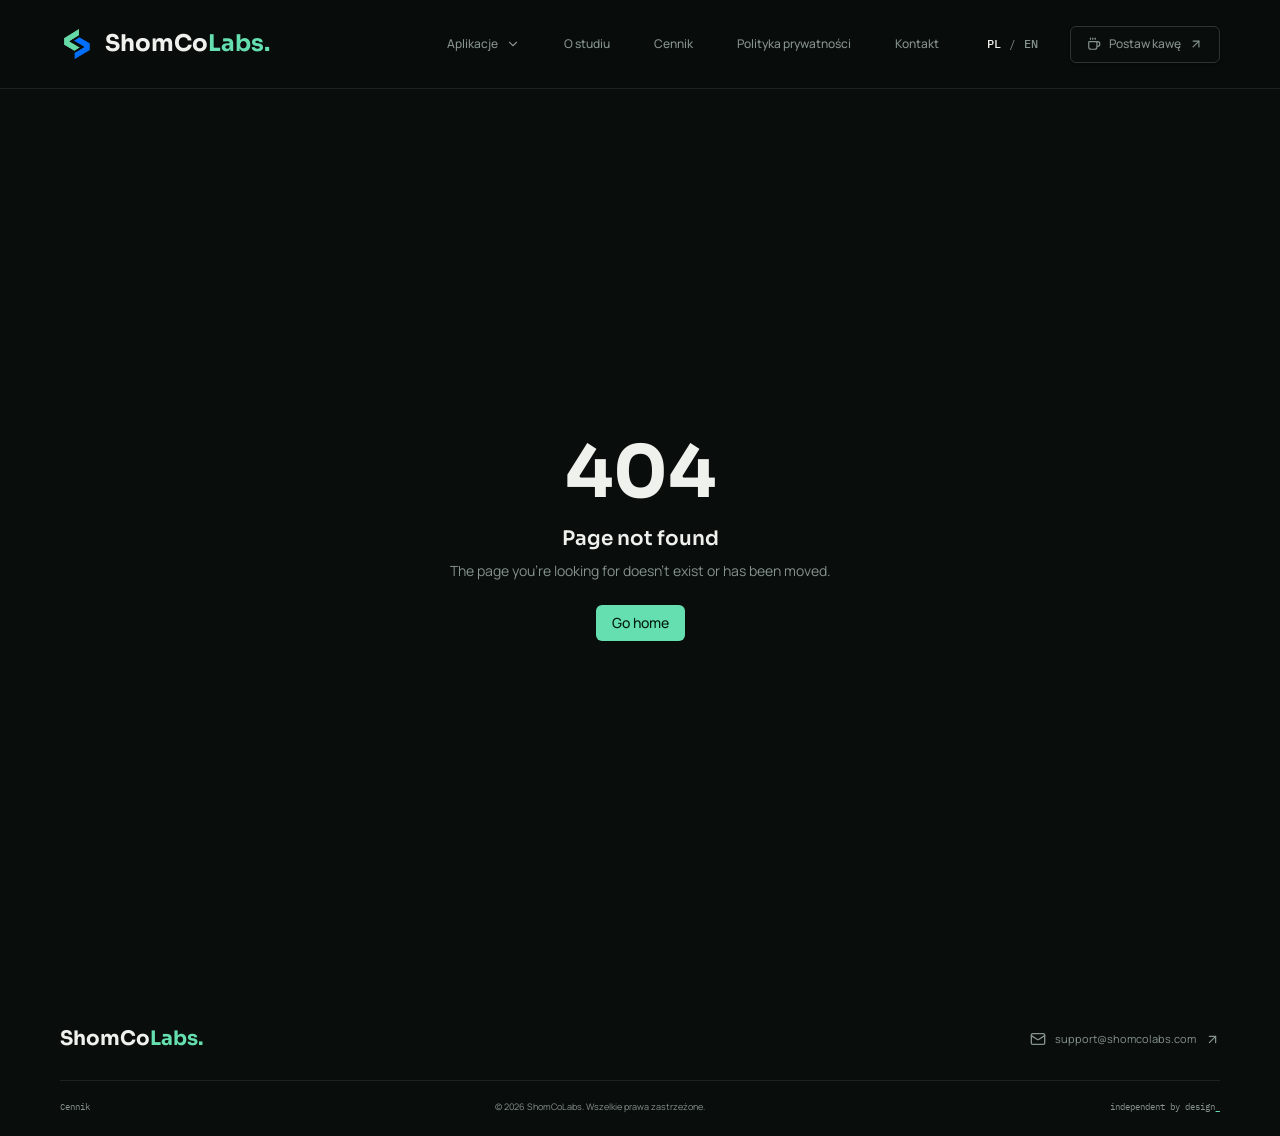
<file: index.html>
<!DOCTYPE html><html lang="pl"><head><meta charSet="utf-8"/><meta name="viewport" content="width=device-width, initial-scale=1"/><link rel="preload" as="image" href="/assets/brand-mark-Ce3m4dGQ.png"/><link rel="preload" as="image" href="/assets/studio-art-BzWUq7mo.jpg" fetchPriority="high"/><link rel="stylesheet" href="/assets/styles-D2ZASzrV.css" data-precedence="default"/><link rel="stylesheet" href="https://fonts.googleapis.com/css2?family=IBM+Plex+Mono:wght@400;500;600&amp;family=Manrope:wght@400;500;600;700;800&amp;family=Sora:wght@400;500;600;700;800&amp;display=swap" data-precedence="default"/><title>ShomCoLabs — niezależne studio aplikacji</title><meta name="author" content="Sebastian Szomko — ShomCoLabs"/><meta name="description" content="Od pomysłu do użytecznego narzędzia. Poznaj projekty ShomCoLabs: Nadpłacaj, Boredom Jar, PrimeMoto oraz cennik stron WWW, sklepów i automatyzacji AI."/><meta property="og:title" content="ShomCoLabs — niezależne studio aplikacji"/><meta property="og:description" content="Niezależne studio Sebastiana Szomko. Nadpłacaj, Boredom Jar, PrimeMoto i nowoczesne rozwiązania dla firm."/><meta property="og:type" content="website"/><meta name="twitter:card" content="summary_large_image"/><link rel="modulepreload" href="/assets/index-DImiY_DD.js"/><link rel="modulepreload" href="/assets/routes-ylIlbEVS.js"/><link rel="modulepreload" href="/assets/shield-check-CKolF62i.js"/><link rel="modulepreload" href="/assets/sparkles-0IxtAh7D.js"/><link rel="icon" href="/favicon.png" type="image/png"/><link rel="preconnect" href="https://fonts.googleapis.com"/><link rel="preconnect" href="https://fonts.gstatic.com" crossorigin="anonymous"/></head><body><header class="site-header"><div class="site-container navigation"><a class="brand active" href="/" data-status="active" aria-current="page"><img src="/assets/brand-mark-Ce3m4dGQ.png" alt="" width="40" height="40"/><span>ShomCo<span class="brand-accent">Labs</span><span class="brand-dot">.</span></span></a><button class="inline-flex items-center justify-center gap-2 whitespace-nowrap rounded-md text-sm font-medium cursor-pointer transition-colors focus-visible:outline-none focus-visible:ring-1 focus-visible:ring-ring disabled:pointer-events-none disabled:opacity-50 disabled:cursor-not-allowed [&amp;_svg]:pointer-events-none [&amp;_svg]:size-4 [&amp;_svg]:shrink-0 hover:bg-accent hover:text-accent-foreground h-9 w-9 mobile-menu" aria-label="Otwórz menu" aria-expanded="false"><svg xmlns="http://www.w3.org/2000/svg" width="24" height="24" viewBox="0 0 24 24" fill="none" stroke="currentColor" stroke-width="2" stroke-linecap="round" stroke-linejoin="round" class="lucide lucide-menu" aria-hidden="true"><path d="M4 5h16"></path><path d="M4 12h16"></path><path d="M4 19h16"></path></svg></button><nav class="nav-items " aria-label="Nawigacja główna"><div class="product-navigation"><button class="inline-flex items-center justify-center gap-2 whitespace-nowrap rounded-md text-sm font-medium cursor-pointer transition-colors focus-visible:outline-none focus-visible:ring-1 focus-visible:ring-ring disabled:pointer-events-none disabled:opacity-50 disabled:cursor-not-allowed [&amp;_svg]:pointer-events-none [&amp;_svg]:size-4 [&amp;_svg]:shrink-0 hover:bg-accent hover:text-accent-foreground h-9 px-4 py-2" aria-expanded="false" aria-controls="product-menu">Aplikacje<svg xmlns="http://www.w3.org/2000/svg" width="24" height="24" viewBox="0 0 24 24" fill="none" stroke="currentColor" stroke-width="2" stroke-linecap="round" stroke-linejoin="round" class="lucide lucide-chevron-down" aria-hidden="true"><path d="m6 9 6 6 6-6"></path></svg></button></div><a href="/#studio" class="inline-flex items-center justify-center gap-2 whitespace-nowrap rounded-md text-sm font-medium cursor-pointer transition-colors focus-visible:outline-none focus-visible:ring-1 focus-visible:ring-ring disabled:pointer-events-none disabled:opacity-50 disabled:cursor-not-allowed [&amp;_svg]:pointer-events-none [&amp;_svg]:size-4 [&amp;_svg]:shrink-0 hover:bg-accent hover:text-accent-foreground h-9 px-4 py-2">O studiu</a><a href="/cennik/" class="inline-flex items-center justify-center gap-2 whitespace-nowrap rounded-md text-sm font-medium cursor-pointer transition-colors focus-visible:outline-none focus-visible:ring-1 focus-visible:ring-ring disabled:pointer-events-none disabled:opacity-50 disabled:cursor-not-allowed [&amp;_svg]:pointer-events-none [&amp;_svg]:size-4 [&amp;_svg]:shrink-0 hover:bg-accent hover:text-accent-foreground h-9 px-4 py-2">Cennik</a><a href="/privacy/" class="inline-flex items-center justify-center gap-2 whitespace-nowrap rounded-md text-sm font-medium cursor-pointer transition-colors focus-visible:outline-none focus-visible:ring-1 focus-visible:ring-ring disabled:pointer-events-none disabled:opacity-50 disabled:cursor-not-allowed [&amp;_svg]:pointer-events-none [&amp;_svg]:size-4 [&amp;_svg]:shrink-0 hover:bg-accent hover:text-accent-foreground h-9 px-4 py-2">Polityka prywatności</a><a href="mailto:support@shomcolabs.com" class="inline-flex items-center justify-center gap-2 whitespace-nowrap rounded-md text-sm font-medium cursor-pointer transition-colors focus-visible:outline-none focus-visible:ring-1 focus-visible:ring-ring disabled:pointer-events-none disabled:opacity-50 disabled:cursor-not-allowed [&amp;_svg]:pointer-events-none [&amp;_svg]:size-4 [&amp;_svg]:shrink-0 hover:bg-accent hover:text-accent-foreground h-9 px-4 py-2">Kontakt</a><div class="language-switch" aria-label="Wybierz język"><button class="inline-flex items-center justify-center gap-2 whitespace-nowrap font-medium cursor-pointer transition-colors focus-visible:outline-none focus-visible:ring-1 focus-visible:ring-ring disabled:pointer-events-none disabled:opacity-50 disabled:cursor-not-allowed [&amp;_svg]:pointer-events-none [&amp;_svg]:size-4 [&amp;_svg]:shrink-0 hover:bg-accent hover:text-accent-foreground h-8 rounded-md px-3 text-xs language-active" aria-pressed="true">PL</button><span>/</span><button class="inline-flex items-center justify-center gap-2 whitespace-nowrap font-medium cursor-pointer transition-colors focus-visible:outline-none focus-visible:ring-1 focus-visible:ring-ring disabled:pointer-events-none disabled:opacity-50 disabled:cursor-not-allowed [&amp;_svg]:pointer-events-none [&amp;_svg]:size-4 [&amp;_svg]:shrink-0 hover:bg-accent hover:text-accent-foreground h-8 rounded-md px-3 text-xs" aria-pressed="false">EN</button></div><a href="https://buycoffee.to/shomcolabs" target="_blank" rel="noopener noreferrer" class="inline-flex items-center justify-center gap-2 whitespace-nowrap rounded-md text-sm font-medium cursor-pointer transition-colors focus-visible:outline-none focus-visible:ring-1 focus-visible:ring-ring disabled:pointer-events-none disabled:opacity-50 disabled:cursor-not-allowed [&amp;_svg]:pointer-events-none [&amp;_svg]:size-4 [&amp;_svg]:shrink-0 border border-input bg-background shadow-sm hover:bg-accent hover:text-accent-foreground h-9 px-4 py-2 coffee-nav"><svg xmlns="http://www.w3.org/2000/svg" width="24" height="24" viewBox="0 0 24 24" fill="none" stroke="currentColor" stroke-width="2" stroke-linecap="round" stroke-linejoin="round" class="lucide lucide-coffee" aria-hidden="true"><path d="M10 2v2"></path><path d="M14 2v2"></path><path d="M16 8a1 1 0 0 1 1 1v8a4 4 0 0 1-4 4H7a4 4 0 0 1-4-4V9a1 1 0 0 1 1-1h14a4 4 0 1 1 0 8h-1"></path><path d="M6 2v2"></path></svg>Postaw kawę<svg xmlns="http://www.w3.org/2000/svg" width="24" height="24" viewBox="0 0 24 24" fill="none" stroke="currentColor" stroke-width="2" stroke-linecap="round" stroke-linejoin="round" class="lucide lucide-arrow-up-right" aria-hidden="true"><path d="M7 7h10v10"></path><path d="M7 17 17 7"></path></svg></a></nav></div></header><!--$--><main><section class="studio-hero"><img class="hero-art" src="/assets/studio-art-BzWUq7mo.jpg" alt="" width="1920" height="1024" fetchPriority="high"/><div class="site-container hero-content"><div class="eyebrow"><span class="status-dot"></span>NIEZALEŻNE STUDIO APLIKACJI</div><h1>ShomCoLabs<span class="brand-dot">.</span></h1><h2>Od pomysłu do<br/><span>użytecznego narzędzia.</span></h2><p>Projektuję i rozwijam aplikacje, które rozwiązują codzienne problemy. Samodzielnie. Z pomysłem. Z dbałością o detale.</p><div class="hero-actions"><a href="https://forms.gle/7Gg2G66hzLardQvn8" target="_blank" rel="noopener noreferrer" class="inline-flex items-center justify-center gap-2 whitespace-nowrap text-sm font-medium cursor-pointer transition-colors focus-visible:outline-none focus-visible:ring-1 focus-visible:ring-ring disabled:pointer-events-none disabled:opacity-50 disabled:cursor-not-allowed [&amp;_svg]:pointer-events-none [&amp;_svg]:size-4 [&amp;_svg]:shrink-0 bg-primary text-primary-foreground shadow hover:bg-primary/90 h-10 rounded-md px-8">Wyceń swój pomysł<svg xmlns="http://www.w3.org/2000/svg" width="24" height="24" viewBox="0 0 24 24" fill="none" stroke="currentColor" stroke-width="2" stroke-linecap="round" stroke-linejoin="round" class="lucide lucide-arrow-up-right" aria-hidden="true"><path d="M7 7h10v10"></path><path d="M7 17 17 7"></path></svg></a><a href="#studio" class="inline-flex items-center justify-center gap-2 whitespace-nowrap rounded-md text-sm font-medium cursor-pointer transition-colors focus-visible:outline-none focus-visible:ring-1 focus-visible:ring-ring disabled:pointer-events-none disabled:opacity-50 disabled:cursor-not-allowed [&amp;_svg]:pointer-events-none [&amp;_svg]:size-4 [&amp;_svg]:shrink-0 hover:bg-accent hover:text-accent-foreground h-9 px-4 py-2">Poznaj studio<svg xmlns="http://www.w3.org/2000/svg" width="24" height="24" viewBox="0 0 24 24" fill="none" stroke="currentColor" stroke-width="2" stroke-linecap="round" stroke-linejoin="round" class="lucide lucide-arrow-down" aria-hidden="true"><path d="M12 5v14"></path><path d="m19 12-7 7-7-7"></path></svg></a></div><div class="hero-caption mono"><svg xmlns="http://www.w3.org/2000/svg" width="15" height="15" viewBox="0 0 24 24" fill="none" stroke="currentColor" stroke-width="2" stroke-linecap="round" stroke-linejoin="round" class="lucide lucide-braces" aria-hidden="true"><path d="M8 3H7a2 2 0 0 0-2 2v5a2 2 0 0 1-2 2 2 2 0 0 1 2 2v5c0 1.1.9 2 2 2h1"></path><path d="M16 21h1a2 2 0 0 0 2-2v-5c0-1.1.9-2 2-2a2 2 0 0 1-2-2V5a2 2 0 0 0-2-2h-1"></path></svg>pomysł → projekt → kod → aplikacja</div></div></section><section class="apps-section" id="aplikacje"><div class="site-container"><div class="section-heading"><div><div class="eyebrow">01 / <!-- -->PRODUKTY</div><h2>Małe aplikacje. Duża różnica.</h2></div><span class="section-note mono">Zbudowane od podstaw.<br/>Z myślą o Tobie.</span></div><div class="app-grid"><article class="app-card loan-card"><div class="app-card-top"><span class="app-icon loan-icon"><svg xmlns="http://www.w3.org/2000/svg" width="26" height="26" viewBox="0 0 24 24" fill="none" stroke="currentColor" stroke-width="2" stroke-linecap="round" stroke-linejoin="round" class="lucide lucide-trending-up" aria-hidden="true"><path d="M16 7h6v6"></path><path d="m22 7-8.5 8.5-5-5L2 17"></path></svg></span></div><div class="app-category mono">FINANSE / PLANOWANIE</div><h3>Nadpłacaj<span class="brand-dot">.</span></h3><p>Twój kredyt, pod kontrolą. Śledź spłatę, planuj nadpłaty i sprawdź, ile możesz zaoszczędzić.</p><div class="loan-visual" aria-hidden="true"><div class="visual-label mono">MNIEJ ODSETEK. WIĘCEJ MOŻLIWOŚCI.</div><svg viewBox="0 0 480 100" fill="none"><path class="chart-grid" d="M0 20H480M0 55H480M0 90H480"></path><path class="chart-original" d="M0 10C70 10 75 24 140 28S250 50 320 60S410 85 480 90"></path><path class="chart-overpayment" d="M0 10C65 13 70 37 135 48S230 76 280 90H480"></path></svg><div class="chart-legend"><span><i></i>Bez nadpłat</span><span><i></i>Z nadpłatami</span></div></div><a href="/nadplacaj/" class="inline-flex items-center justify-center gap-2 whitespace-nowrap rounded-md text-sm font-medium cursor-pointer transition-colors focus-visible:outline-none focus-visible:ring-1 focus-visible:ring-ring disabled:pointer-events-none disabled:opacity-50 disabled:cursor-not-allowed [&amp;_svg]:pointer-events-none [&amp;_svg]:size-4 [&amp;_svg]:shrink-0 bg-primary text-primary-foreground shadow hover:bg-primary/90 h-9 px-4 py-2 app-cta">O aplikacji<svg xmlns="http://www.w3.org/2000/svg" width="24" height="24" viewBox="0 0 24 24" fill="none" stroke="currentColor" stroke-width="2" stroke-linecap="round" stroke-linejoin="round" class="lucide lucide-arrow-up-right" aria-hidden="true"><path d="M7 7h10v10"></path><path d="M7 17 17 7"></path></svg></a><div class="app-legal"><a href="/nadplacaj/privacy"><svg xmlns="http://www.w3.org/2000/svg" width="13" height="13" viewBox="0 0 24 24" fill="none" stroke="currentColor" stroke-width="2" stroke-linecap="round" stroke-linejoin="round" class="lucide lucide-shield-check" aria-hidden="true"><path d="M20 13c0 5-3.5 7.5-7.66 8.95a1 1 0 0 1-.67-.01C7.5 20.5 4 18 4 13V6a1 1 0 0 1 1-1c2 0 4.5-1.2 6.24-2.72a1.17 1.17 0 0 1 1.52 0C14.51 3.81 17 5 19 5a1 1 0 0 1 1 1z"></path><path d="m9 12 2 2 4-4"></path></svg>Prywatność</a><a href="/nadplacaj/terms"><svg xmlns="http://www.w3.org/2000/svg" width="13" height="13" viewBox="0 0 24 24" fill="none" stroke="currentColor" stroke-width="2" stroke-linecap="round" stroke-linejoin="round" class="lucide lucide-file-text" aria-hidden="true"><path d="M6 22a2 2 0 0 1-2-2V4a2 2 0 0 1 2-2h8a2.4 2.4 0 0 1 1.704.706l3.588 3.588A2.4 2.4 0 0 1 20 8v12a2 2 0 0 1-2 2z"></path><path d="M14 2v5a1 1 0 0 0 1 1h5"></path><path d="M10 9H8"></path><path d="M16 13H8"></path><path d="M16 17H8"></path></svg>Warunki użytkowania</a></div></article><article class="app-card jar-card"><div class="app-card-top"><span class="app-icon jar-icon"><svg xmlns="http://www.w3.org/2000/svg" width="26" height="26" viewBox="0 0 24 24" fill="none" stroke="currentColor" stroke-width="2" stroke-linecap="round" stroke-linejoin="round" class="lucide lucide-sparkles" aria-hidden="true"><path d="M11.017 2.814a1 1 0 0 1 1.966 0l1.051 5.558a2 2 0 0 0 1.594 1.594l5.558 1.051a1 1 0 0 1 0 1.966l-5.558 1.051a2 2 0 0 0-1.594 1.594l-1.051 5.558a1 1 0 0 1-1.966 0l-1.051-5.558a2 2 0 0 0-1.594-1.594l-5.558-1.051a1 1 0 0 1 0-1.966l5.558-1.051a2 2 0 0 0 1.594-1.594z"></path><path d="M20 2v4"></path><path d="M22 4h-4"></path><circle cx="4" cy="20" r="2"></circle></svg></span></div><div class="app-category mono">COŚ NOWEGO</div><h3>Boredom Jar<span class="brand-dot">.</span></h3><p>Słoik pełen pomysłów na nudę. Wyciągnij karteczkę i zrób coś drobnego, kreatywnego albo zupełnie nowego — zamiast przewijać feed.</p><div class="jar-visual" aria-hidden="true"><div class="jar-drawing"><div class="jar-lid"></div><div class="jar-body"><span class="jar-slip slip-one"></span><span class="jar-slip slip-two"></span><span class="jar-slip slip-three"></span><svg xmlns="http://www.w3.org/2000/svg" width="29" height="29" viewBox="0 0 24 24" fill="none" stroke="currentColor" stroke-width="2" stroke-linecap="round" stroke-linejoin="round" class="lucide lucide-sparkles jar-spark" aria-hidden="true"><path d="M11.017 2.814a1 1 0 0 1 1.966 0l1.051 5.558a2 2 0 0 0 1.594 1.594l5.558 1.051a1 1 0 0 1 0 1.966l-5.558 1.051a2 2 0 0 0-1.594 1.594l-1.051 5.558a1 1 0 0 1-1.966 0l-1.051-5.558a2 2 0 0 0-1.594-1.594l-5.558-1.051a1 1 0 0 1 0-1.966l5.558-1.051a2 2 0 0 0 1.594-1.594z"></path><path d="M20 2v4"></path><path d="M22 4h-4"></path><circle cx="4" cy="20" r="2"></circle></svg></div></div><span class="jar-note mono">a little less ordinary.</span></div><a class="inline-flex items-center justify-center gap-2 whitespace-nowrap rounded-md text-sm font-medium cursor-pointer transition-colors focus-visible:outline-none focus-visible:ring-1 focus-visible:ring-ring disabled:pointer-events-none disabled:opacity-50 disabled:cursor-not-allowed [&amp;_svg]:pointer-events-none [&amp;_svg]:size-4 [&amp;_svg]:shrink-0 border border-input bg-background shadow-sm hover:bg-accent hover:text-accent-foreground h-9 px-4 py-2 app-cta" href="/boredom-jar">Poznaj Boredom Jar<svg xmlns="http://www.w3.org/2000/svg" width="24" height="24" viewBox="0 0 24 24" fill="none" stroke="currentColor" stroke-width="2" stroke-linecap="round" stroke-linejoin="round" class="lucide lucide-arrow-up-right" aria-hidden="true"><path d="M7 7h10v10"></path><path d="M7 17 17 7"></path></svg></a><div class="app-legal"><a href="/boredom-jar/privacy"><svg xmlns="http://www.w3.org/2000/svg" width="13" height="13" viewBox="0 0 24 24" fill="none" stroke="currentColor" stroke-width="2" stroke-linecap="round" stroke-linejoin="round" class="lucide lucide-shield-check" aria-hidden="true"><path d="M20 13c0 5-3.5 7.5-7.66 8.95a1 1 0 0 1-.67-.01C7.5 20.5 4 18 4 13V6a1 1 0 0 1 1-1c2 0 4.5-1.2 6.24-2.72a1.17 1.17 0 0 1 1.52 0C14.51 3.81 17 5 19 5a1 1 0 0 1 1 1z"></path><path d="m9 12 2 2 4-4"></path></svg>Prywatność</a><a href="/boredom-jar/terms"><svg xmlns="http://www.w3.org/2000/svg" width="13" height="13" viewBox="0 0 24 24" fill="none" stroke="currentColor" stroke-width="2" stroke-linecap="round" stroke-linejoin="round" class="lucide lucide-file-text" aria-hidden="true"><path d="M6 22a2 2 0 0 1-2-2V4a2 2 0 0 1 2-2h8a2.4 2.4 0 0 1 1.704.706l3.588 3.588A2.4 2.4 0 0 1 20 8v12a2 2 0 0 1-2 2z"></path><path d="M14 2v5a1 1 0 0 0 1 1h5"></path><path d="M10 9H8"></path><path d="M16 13H8"></path><path d="M16 17H8"></path></svg>Warunki użytkowania</a></div></article><article class="app-card"><div class="app-card-top"><span class="app-icon loan-icon"><svg xmlns="http://www.w3.org/2000/svg" width="26" height="26" viewBox="0 0 24 24" fill="none" stroke="currentColor" stroke-width="2" stroke-linecap="round" stroke-linejoin="round" class="lucide lucide-trending-up" aria-hidden="true"><path d="M16 7h6v6"></path><path d="m22 7-8.5 8.5-5-5L2 17"></path></svg></span></div><div class="app-category mono">STRONY INTERNETOWE / MOTORYZACJA</div><h3>PrimeMoto</h3><p>Nowoczesny katalog motocykli i pojazdów z intuicyjnym przeglądaniem ofert oraz panelem zarządzania.</p><a href="https://prime-moto.pl" target="_blank" rel="noopener noreferrer" class="inline-flex items-center justify-center gap-2 whitespace-nowrap rounded-md text-sm font-medium cursor-pointer transition-colors focus-visible:outline-none focus-visible:ring-1 focus-visible:ring-ring disabled:pointer-events-none disabled:opacity-50 disabled:cursor-not-allowed [&amp;_svg]:pointer-events-none [&amp;_svg]:size-4 [&amp;_svg]:shrink-0 bg-primary text-primary-foreground shadow hover:bg-primary/90 h-9 px-4 py-2 app-cta">Zobacz stronę<svg xmlns="http://www.w3.org/2000/svg" width="24" height="24" viewBox="0 0 24 24" fill="none" stroke="currentColor" stroke-width="2" stroke-linecap="round" stroke-linejoin="round" class="lucide lucide-arrow-up-right" aria-hidden="true"><path d="M7 7h10v10"></path><path d="M7 17 17 7"></path></svg></a></article></div></div></section><section class="about-section" id="studio"><div class="site-container about-grid"><div><div class="eyebrow">02 / <!-- -->ZA KULISAMI</div><h2>Jedno studio.<br/>Wiele pomysłów.</h2></div><div class="about-copy"><span class="about-label"><svg xmlns="http://www.w3.org/2000/svg" width="18" height="18" viewBox="0 0 24 24" fill="none" stroke="currentColor" stroke-width="2" stroke-linecap="round" stroke-linejoin="round" class="lucide lucide-flask-conical" aria-hidden="true"><path d="M14 2v6a2 2 0 0 0 .245.96l5.51 10.08A2 2 0 0 1 18 22H6a2 2 0 0 1-1.755-2.96l5.51-10.08A2 2 0 0 0 10 8V2"></path><path d="M6.453 15h11.094"></path><path d="M8.5 2h7"></path></svg>Cześć, tu Sebastian.</span><p>ShomCoLabs to moje niezależne studio. Buduję aplikacje od pierwszego szkicu, przez UX i kod, aż po publikację. Lubię zamieniać codzienne potrzeby w proste, przemyślane produkty.</p><a class="text-link" href="mailto:support@shomcolabs.com">Porozmawiajmy<svg xmlns="http://www.w3.org/2000/svg" width="17" height="17" viewBox="0 0 24 24" fill="none" stroke="currentColor" stroke-width="2" stroke-linecap="round" stroke-linejoin="round" class="lucide lucide-arrow-up-right" aria-hidden="true"><path d="M7 7h10v10"></path><path d="M7 17 17 7"></path></svg></a></div></div></section><section class="support-section"><div class="site-container support-inner"><div class="support-copy"><svg xmlns="http://www.w3.org/2000/svg" width="32" height="32" viewBox="0 0 24 24" fill="none" stroke="currentColor" stroke-width="2" stroke-linecap="round" stroke-linejoin="round" class="lucide lucide-coffee" aria-hidden="true"><path d="M10 2v2"></path><path d="M14 2v2"></path><path d="M16 8a1 1 0 0 1 1 1v8a4 4 0 0 1-4 4H7a4 4 0 0 1-4-4V9a1 1 0 0 1 1-1h14a4 4 0 1 1 0 8h-1"></path><path d="M6 2v2"></path></svg><div><h2>Dobry kod zaczyna się od kawy.</h2><p>Korzystasz z moich aplikacji? Możesz wesprzeć ich dalszy rozwój.</p></div></div><a href="https://buycoffee.to/shomcolabs" target="_blank" rel="noopener noreferrer" class="inline-flex items-center justify-center gap-2 whitespace-nowrap text-sm font-medium cursor-pointer transition-colors focus-visible:outline-none focus-visible:ring-1 focus-visible:ring-ring disabled:pointer-events-none disabled:opacity-50 disabled:cursor-not-allowed [&amp;_svg]:pointer-events-none [&amp;_svg]:size-4 [&amp;_svg]:shrink-0 border border-input bg-background shadow-sm hover:bg-accent hover:text-accent-foreground h-10 rounded-md px-8">Postaw mi kawę<svg xmlns="http://www.w3.org/2000/svg" width="24" height="24" viewBox="0 0 24 24" fill="none" stroke="currentColor" stroke-width="2" stroke-linecap="round" stroke-linejoin="round" class="lucide lucide-arrow-up-right" aria-hidden="true"><path d="M7 7h10v10"></path><path d="M7 17 17 7"></path></svg></a></div></section></main><script>(function(a,f){let l;try{l=JSON.parse(sessionStorage.getItem(a)||"{}")}catch{return}const n=l?.[f||history.state?.__TSR_key];let c=!1;for(const t in n){const e=n[t],o=e?.scrollX,s=e?.scrollY;if(Number.isFinite(o)&&Number.isFinite(s)){if(t==="window")scrollTo(o,s),c=!0;else if(t)try{const r=document.querySelector(t);r&&(r.scrollLeft=o,r.scrollTop=s)}catch{}}}if(c)return;const i=location.hash.slice(1);if(i){const t=history.state?.__hashScrollIntoViewOptions??!0;if(t){const e=document.getElementById(i);e&&e.scrollIntoView(t)}return}scrollTo(0,0)})("tsr-scroll-restoration-v1_3");document.currentScript.remove()</script><!--/$--><footer class="site-footer"><div class="site-container"><div class="footer-top"><a class="brand footer-brand active" href="/" data-status="active" aria-current="page">ShomCo<span class="brand-accent">Labs</span><span class="brand-dot">.</span></a><a class="contact-link" href="mailto:support@shomcolabs.com"><svg xmlns="http://www.w3.org/2000/svg" width="16" height="16" viewBox="0 0 24 24" fill="none" stroke="currentColor" stroke-width="2" stroke-linecap="round" stroke-linejoin="round" class="lucide lucide-mail" aria-hidden="true"><path d="m22 7-8.991 5.727a2 2 0 0 1-2.009 0L2 7"></path><rect x="2" y="4" width="20" height="16" rx="2"></rect></svg>support@shomcolabs.com<svg xmlns="http://www.w3.org/2000/svg" width="15" height="15" viewBox="0 0 24 24" fill="none" stroke="currentColor" stroke-width="2" stroke-linecap="round" stroke-linejoin="round" class="lucide lucide-arrow-up-right" aria-hidden="true"><path d="M7 7h10v10"></path><path d="M7 17 17 7"></path></svg></a></div><div class="footer-bottom"><a href="/cennik/" class="mono">Cennik</a><span>© 2026 ShomCoLabs. <!-- -->Wszelkie prawa zastrzeżone.</span><span class="mono">independent by design<span class="brand-dot">_</span></span></div></div></footer><script data-tsr-stream-part="">(self.$R=self.$R||{})["tsr"]=[];self.$_TSR={h(){this.hydrated=!0,this.c()},e(){this.streamEnded=!0,this.c()},c(){this.hydrated&&this.streamEnded&&(delete self.$_TSR,delete self.$R.tsr)},p(e){this.initialized?e():this.buffer.push(e)},buffer:[]};$_TSR.router=($R=>$R[0]={manifest:$R[1]={routes:$R[2]={__root__:$R[3]={preloads:$R[4]=["/assets/index-DImiY_DD.js"],scripts:$R[5]=[$R[6]={attrs:$R[7]={type:"module",async:!0,src:"/assets/index-DImiY_DD.js"}}]},"/":$R[8]={preloads:$R[9]=["/assets/routes-ylIlbEVS.js","/assets/shield-check-CKolF62i.js","/assets/sparkles-0IxtAh7D.js"]}}},matches:$R[10]=[$R[11]={i:"__root__ ",u:1792007338151,s:"success",ssr:!0},$R[12]={i:"  ",u:1792007338151,s:"success",ssr:!0}]})($R["tsr"]);$_TSR.e();{let s=document.currentScript,p;while((p=s.previousElementSibling)&&p.hasAttribute('data-tsr-stream-part'))p.remove();s.remove()}</script><script type="module" async="" src="/assets/index-DImiY_DD.js"></script><script>document.currentScript.remove();/*$tsr-stream-boundary*/</script></body></html>
</file>
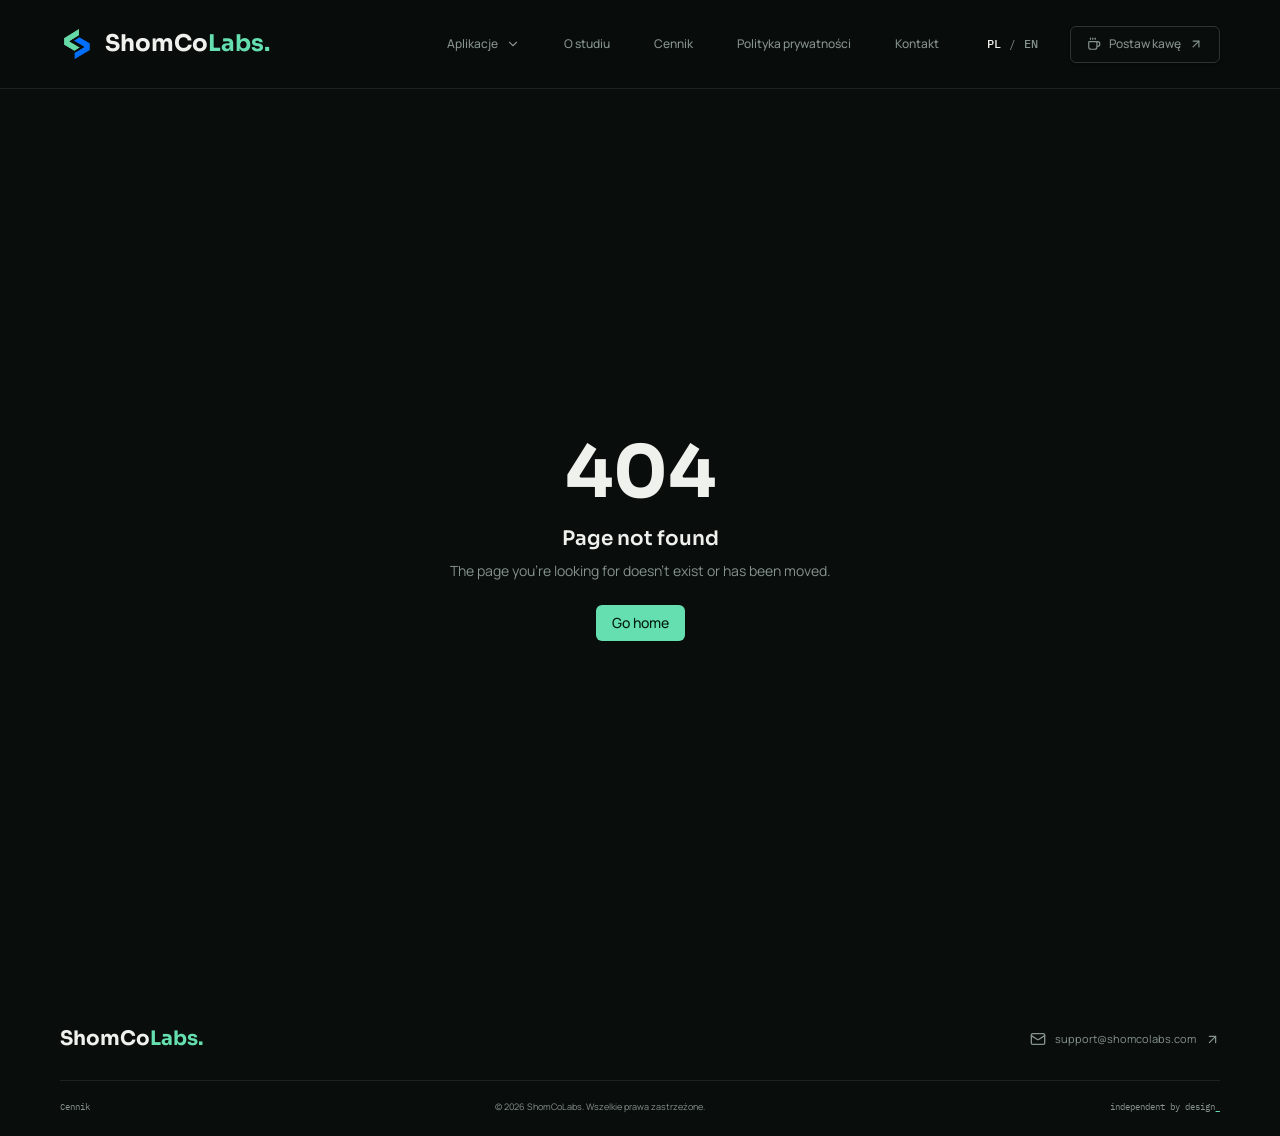
<file: boredom-jar/index.html>
<!DOCTYPE html><html lang="pl"><head><meta charSet="utf-8"/><meta name="viewport" content="width=device-width, initial-scale=1"/><link rel="preload" as="image" href="/assets/brand-mark-Ce3m4dGQ.png"/><link rel="stylesheet" href="/assets/styles-D2ZASzrV.css" data-precedence="default"/><link rel="stylesheet" href="https://fonts.googleapis.com/css2?family=IBM+Plex+Mono:wght@400;500;600&amp;family=Manrope:wght@400;500;600;700;800&amp;family=Sora:wght@400;500;600;700;800&amp;display=swap" data-precedence="default"/><title>Boredom Jar — pomysły na nudę | ShomCoLabs</title><meta name="author" content="Sebastian Szomko — ShomCoLabs"/><meta name="description" content="Boredom Jar — słoik pełen pomysłów na nudę. Wyciągnij karteczkę i zrób coś drobnego, kreatywnego albo zupełnie nowego."/><meta property="og:title" content="Boredom Jar — ShomCoLabs"/><meta property="og:description" content="Słoik pełen pomysłów na nudę. Wyciągnij karteczkę i zrób coś nowego."/><meta property="og:type" content="website"/><meta name="twitter:card" content="summary_large_image"/><link rel="modulepreload" href="/assets/index-DImiY_DD.js"/><link rel="modulepreload" href="/assets/boredom-jar-STi3O5xe.js"/><link rel="modulepreload" href="/assets/arrow-left-DYsNW35r.js"/><link rel="modulepreload" href="/assets/shield-check-CKolF62i.js"/><link rel="modulepreload" href="/assets/sparkles-0IxtAh7D.js"/><link rel="icon" href="/favicon.png" type="image/png"/><link rel="preconnect" href="https://fonts.googleapis.com"/><link rel="preconnect" href="https://fonts.gstatic.com" crossorigin="anonymous"/></head><body><header class="site-header"><div class="site-container navigation"><a class="brand" href="/"><img src="/assets/brand-mark-Ce3m4dGQ.png" alt="" width="40" height="40"/><span>ShomCo<span class="brand-accent">Labs</span><span class="brand-dot">.</span></span></a><button class="inline-flex items-center justify-center gap-2 whitespace-nowrap rounded-md text-sm font-medium cursor-pointer transition-colors focus-visible:outline-none focus-visible:ring-1 focus-visible:ring-ring disabled:pointer-events-none disabled:opacity-50 disabled:cursor-not-allowed [&amp;_svg]:pointer-events-none [&amp;_svg]:size-4 [&amp;_svg]:shrink-0 hover:bg-accent hover:text-accent-foreground h-9 w-9 mobile-menu" aria-label="Otwórz menu" aria-expanded="false"><svg xmlns="http://www.w3.org/2000/svg" width="24" height="24" viewBox="0 0 24 24" fill="none" stroke="currentColor" stroke-width="2" stroke-linecap="round" stroke-linejoin="round" class="lucide lucide-menu" aria-hidden="true"><path d="M4 5h16"></path><path d="M4 12h16"></path><path d="M4 19h16"></path></svg></button><nav class="nav-items " aria-label="Nawigacja główna"><div class="product-navigation"><button class="inline-flex items-center justify-center gap-2 whitespace-nowrap rounded-md text-sm font-medium cursor-pointer transition-colors focus-visible:outline-none focus-visible:ring-1 focus-visible:ring-ring disabled:pointer-events-none disabled:opacity-50 disabled:cursor-not-allowed [&amp;_svg]:pointer-events-none [&amp;_svg]:size-4 [&amp;_svg]:shrink-0 hover:bg-accent hover:text-accent-foreground h-9 px-4 py-2" aria-expanded="false" aria-controls="product-menu">Aplikacje<svg xmlns="http://www.w3.org/2000/svg" width="24" height="24" viewBox="0 0 24 24" fill="none" stroke="currentColor" stroke-width="2" stroke-linecap="round" stroke-linejoin="round" class="lucide lucide-chevron-down" aria-hidden="true"><path d="m6 9 6 6 6-6"></path></svg></button></div><a href="/#studio" class="inline-flex items-center justify-center gap-2 whitespace-nowrap rounded-md text-sm font-medium cursor-pointer transition-colors focus-visible:outline-none focus-visible:ring-1 focus-visible:ring-ring disabled:pointer-events-none disabled:opacity-50 disabled:cursor-not-allowed [&amp;_svg]:pointer-events-none [&amp;_svg]:size-4 [&amp;_svg]:shrink-0 hover:bg-accent hover:text-accent-foreground h-9 px-4 py-2">O studiu</a><a href="mailto:support@shomcolabs.com" class="inline-flex items-center justify-center gap-2 whitespace-nowrap rounded-md text-sm font-medium cursor-pointer transition-colors focus-visible:outline-none focus-visible:ring-1 focus-visible:ring-ring disabled:pointer-events-none disabled:opacity-50 disabled:cursor-not-allowed [&amp;_svg]:pointer-events-none [&amp;_svg]:size-4 [&amp;_svg]:shrink-0 hover:bg-accent hover:text-accent-foreground h-9 px-4 py-2">Kontakt</a><div class="language-switch" aria-label="Wybierz język"><button class="inline-flex items-center justify-center gap-2 whitespace-nowrap font-medium cursor-pointer transition-colors focus-visible:outline-none focus-visible:ring-1 focus-visible:ring-ring disabled:pointer-events-none disabled:opacity-50 disabled:cursor-not-allowed [&amp;_svg]:pointer-events-none [&amp;_svg]:size-4 [&amp;_svg]:shrink-0 hover:bg-accent hover:text-accent-foreground h-8 rounded-md px-3 text-xs language-active" aria-pressed="true">PL</button><span>/</span><button class="inline-flex items-center justify-center gap-2 whitespace-nowrap font-medium cursor-pointer transition-colors focus-visible:outline-none focus-visible:ring-1 focus-visible:ring-ring disabled:pointer-events-none disabled:opacity-50 disabled:cursor-not-allowed [&amp;_svg]:pointer-events-none [&amp;_svg]:size-4 [&amp;_svg]:shrink-0 hover:bg-accent hover:text-accent-foreground h-8 rounded-md px-3 text-xs" aria-pressed="false">EN</button></div><a href="https://buycoffee.to/shomcolabs" target="_blank" rel="noopener noreferrer" class="inline-flex items-center justify-center gap-2 whitespace-nowrap rounded-md text-sm font-medium cursor-pointer transition-colors focus-visible:outline-none focus-visible:ring-1 focus-visible:ring-ring disabled:pointer-events-none disabled:opacity-50 disabled:cursor-not-allowed [&amp;_svg]:pointer-events-none [&amp;_svg]:size-4 [&amp;_svg]:shrink-0 border border-input bg-background shadow-sm hover:bg-accent hover:text-accent-foreground h-9 px-4 py-2 coffee-nav"><svg xmlns="http://www.w3.org/2000/svg" width="24" height="24" viewBox="0 0 24 24" fill="none" stroke="currentColor" stroke-width="2" stroke-linecap="round" stroke-linejoin="round" class="lucide lucide-coffee" aria-hidden="true"><path d="M10 2v2"></path><path d="M14 2v2"></path><path d="M16 8a1 1 0 0 1 1 1v8a4 4 0 0 1-4 4H7a4 4 0 0 1-4-4V9a1 1 0 0 1 1-1h14a4 4 0 1 1 0 8h-1"></path><path d="M6 2v2"></path></svg>Postaw kawę<svg xmlns="http://www.w3.org/2000/svg" width="24" height="24" viewBox="0 0 24 24" fill="none" stroke="currentColor" stroke-width="2" stroke-linecap="round" stroke-linejoin="round" class="lucide lucide-arrow-up-right" aria-hidden="true"><path d="M7 7h10v10"></path><path d="M7 17 17 7"></path></svg></a></nav></div></header><!--$--><main class="site-container jar-page"><span class="app-icon jar-icon"><svg xmlns="http://www.w3.org/2000/svg" width="34" height="34" viewBox="0 0 24 24" fill="none" stroke="currentColor" stroke-width="2" stroke-linecap="round" stroke-linejoin="round" class="lucide lucide-sparkles" aria-hidden="true"><path d="M11.017 2.814a1 1 0 0 1 1.966 0l1.051 5.558a2 2 0 0 0 1.594 1.594l5.558 1.051a1 1 0 0 1 0 1.966l-5.558 1.051a2 2 0 0 0-1.594 1.594l-1.051 5.558a1 1 0 0 1-1.966 0l-1.051-5.558a2 2 0 0 0-1.594-1.594l-5.558-1.051a1 1 0 0 1 0-1.966l5.558-1.051a2 2 0 0 0 1.594-1.594z"></path><path d="M20 2v4"></path><path d="M22 4h-4"></path><circle cx="4" cy="20" r="2"></circle></svg></span><div class="eyebrow">SHOMCOLABS / <!-- -->DOSTĘPNA</div><h1>Boredom Jar<span class="brand-dot">.</span></h1><p>Każdy zna to uczucie: nie wiadomo, co ze sobą zrobić. Boredom Jar to słoik pełen karteczek z pomysłami — wyciągnij jedną i pozwól, by los wybrał za Ciebie coś drobnego, kreatywnego albo zupełnie nowego.</p><p>Mały rytuał na każdą chwilę nudy — od dwuminutowej przerwy po wolne sobotnie popołudnie.</p><div class="slip-row" aria-hidden="true"><span class="mono">naucz się trika karcianego</span><span class="mono">spacer bez planu</span><span class="mono">napisz do starego znajomego</span></div><div class="jar-page-links"><a class="inline-flex items-center justify-center gap-2 whitespace-nowrap rounded-md text-sm font-medium cursor-pointer transition-colors focus-visible:outline-none focus-visible:ring-1 focus-visible:ring-ring disabled:pointer-events-none disabled:opacity-50 disabled:cursor-not-allowed [&amp;_svg]:pointer-events-none [&amp;_svg]:size-4 [&amp;_svg]:shrink-0 border border-input bg-background shadow-sm hover:bg-accent hover:text-accent-foreground h-9 px-4 py-2" href="/boredom-jar/privacy"><svg xmlns="http://www.w3.org/2000/svg" width="24" height="24" viewBox="0 0 24 24" fill="none" stroke="currentColor" stroke-width="2" stroke-linecap="round" stroke-linejoin="round" class="lucide lucide-shield-check" aria-hidden="true"><path d="M20 13c0 5-3.5 7.5-7.66 8.95a1 1 0 0 1-.67-.01C7.5 20.5 4 18 4 13V6a1 1 0 0 1 1-1c2 0 4.5-1.2 6.24-2.72a1.17 1.17 0 0 1 1.52 0C14.51 3.81 17 5 19 5a1 1 0 0 1 1 1z"></path><path d="m9 12 2 2 4-4"></path></svg>Prywatność</a><a class="inline-flex items-center justify-center gap-2 whitespace-nowrap rounded-md text-sm font-medium cursor-pointer transition-colors focus-visible:outline-none focus-visible:ring-1 focus-visible:ring-ring disabled:pointer-events-none disabled:opacity-50 disabled:cursor-not-allowed [&amp;_svg]:pointer-events-none [&amp;_svg]:size-4 [&amp;_svg]:shrink-0 border border-input bg-background shadow-sm hover:bg-accent hover:text-accent-foreground h-9 px-4 py-2" href="/boredom-jar/terms"><svg xmlns="http://www.w3.org/2000/svg" width="24" height="24" viewBox="0 0 24 24" fill="none" stroke="currentColor" stroke-width="2" stroke-linecap="round" stroke-linejoin="round" class="lucide lucide-file-text" aria-hidden="true"><path d="M6 22a2 2 0 0 1-2-2V4a2 2 0 0 1 2-2h8a2.4 2.4 0 0 1 1.704.706l3.588 3.588A2.4 2.4 0 0 1 20 8v12a2 2 0 0 1-2 2z"></path><path d="M14 2v5a1 1 0 0 0 1 1h5"></path><path d="M10 9H8"></path><path d="M16 13H8"></path><path d="M16 17H8"></path></svg>Warunki użytkowania</a></div><a class="inline-flex items-center justify-center gap-2 whitespace-nowrap rounded-md text-sm font-medium cursor-pointer transition-colors focus-visible:outline-none focus-visible:ring-1 focus-visible:ring-ring disabled:pointer-events-none disabled:opacity-50 disabled:cursor-not-allowed [&amp;_svg]:pointer-events-none [&amp;_svg]:size-4 [&amp;_svg]:shrink-0 text-primary underline-offset-4 hover:underline h-9 px-4 py-2 back-link" href="/"><svg xmlns="http://www.w3.org/2000/svg" width="24" height="24" viewBox="0 0 24 24" fill="none" stroke="currentColor" stroke-width="2" stroke-linecap="round" stroke-linejoin="round" class="lucide lucide-arrow-left" aria-hidden="true"><path d="m12 19-7-7 7-7"></path><path d="M19 12H5"></path></svg>Powrót do ShomCoLabs</a></main><script>(function(a,f){let l;try{l=JSON.parse(sessionStorage.getItem(a)||"{}")}catch{return}const n=l?.[f||history.state?.__TSR_key];let c=!1;for(const t in n){const e=n[t],o=e?.scrollX,s=e?.scrollY;if(Number.isFinite(o)&&Number.isFinite(s)){if(t==="window")scrollTo(o,s),c=!0;else if(t)try{const r=document.querySelector(t);r&&(r.scrollLeft=o,r.scrollTop=s)}catch{}}}if(c)return;const i=location.hash.slice(1);if(i){const t=history.state?.__hashScrollIntoViewOptions??!0;if(t){const e=document.getElementById(i);e&&e.scrollIntoView(t)}return}scrollTo(0,0)})("tsr-scroll-restoration-v1_3");document.currentScript.remove()</script><!--/$--><footer class="site-footer"><div class="site-container"><div class="footer-top"><a class="brand footer-brand" href="/">ShomCo<span class="brand-accent">Labs</span><span class="brand-dot">.</span></a><a class="contact-link" href="mailto:support@shomcolabs.com"><svg xmlns="http://www.w3.org/2000/svg" width="16" height="16" viewBox="0 0 24 24" fill="none" stroke="currentColor" stroke-width="2" stroke-linecap="round" stroke-linejoin="round" class="lucide lucide-mail" aria-hidden="true"><path d="m22 7-8.991 5.727a2 2 0 0 1-2.009 0L2 7"></path><rect x="2" y="4" width="20" height="16" rx="2"></rect></svg>support@shomcolabs.com<svg xmlns="http://www.w3.org/2000/svg" width="15" height="15" viewBox="0 0 24 24" fill="none" stroke="currentColor" stroke-width="2" stroke-linecap="round" stroke-linejoin="round" class="lucide lucide-arrow-up-right" aria-hidden="true"><path d="M7 7h10v10"></path><path d="M7 17 17 7"></path></svg></a></div><div class="footer-bottom"><span>© 2026 ShomCoLabs. <!-- -->Wszelkie prawa zastrzeżone.</span><span class="mono">independent by design<span class="brand-dot">_</span></span></div></div></footer><script data-tsr-stream-part="">(self.$R=self.$R||{})["tsr"]=[];self.$_TSR={h(){this.hydrated=!0,this.c()},e(){this.streamEnded=!0,this.c()},c(){this.hydrated&&this.streamEnded&&(delete self.$_TSR,delete self.$R.tsr)},p(e){this.initialized?e():this.buffer.push(e)},buffer:[]};$_TSR.router=($R=>$R[0]={manifest:$R[1]={routes:$R[2]={__root__:$R[3]={preloads:$R[4]=["/assets/index-DImiY_DD.js"],scripts:$R[5]=[$R[6]={attrs:$R[7]={type:"module",async:!0,src:"/assets/index-DImiY_DD.js"}}]},"/boredom-jar":$R[8]={preloads:$R[9]=["/assets/boredom-jar-STi3O5xe.js","/assets/arrow-left-DYsNW35r.js","/assets/shield-check-CKolF62i.js","/assets/sparkles-0IxtAh7D.js"]}}},matches:$R[10]=[$R[11]={i:"__root__ ",u:1792007338188,s:"success",ssr:!0},$R[12]={i:" boredom-jar boredom-jar",u:1792007338188,s:"success",ssr:!0}]})($R["tsr"]);$_TSR.e();{let s=document.currentScript,p;while((p=s.previousElementSibling)&&p.hasAttribute('data-tsr-stream-part'))p.remove();s.remove()}</script><script type="module" async="" src="/assets/index-DImiY_DD.js"></script><script>document.currentScript.remove();/*$tsr-stream-boundary*/</script></body></html>
</file>
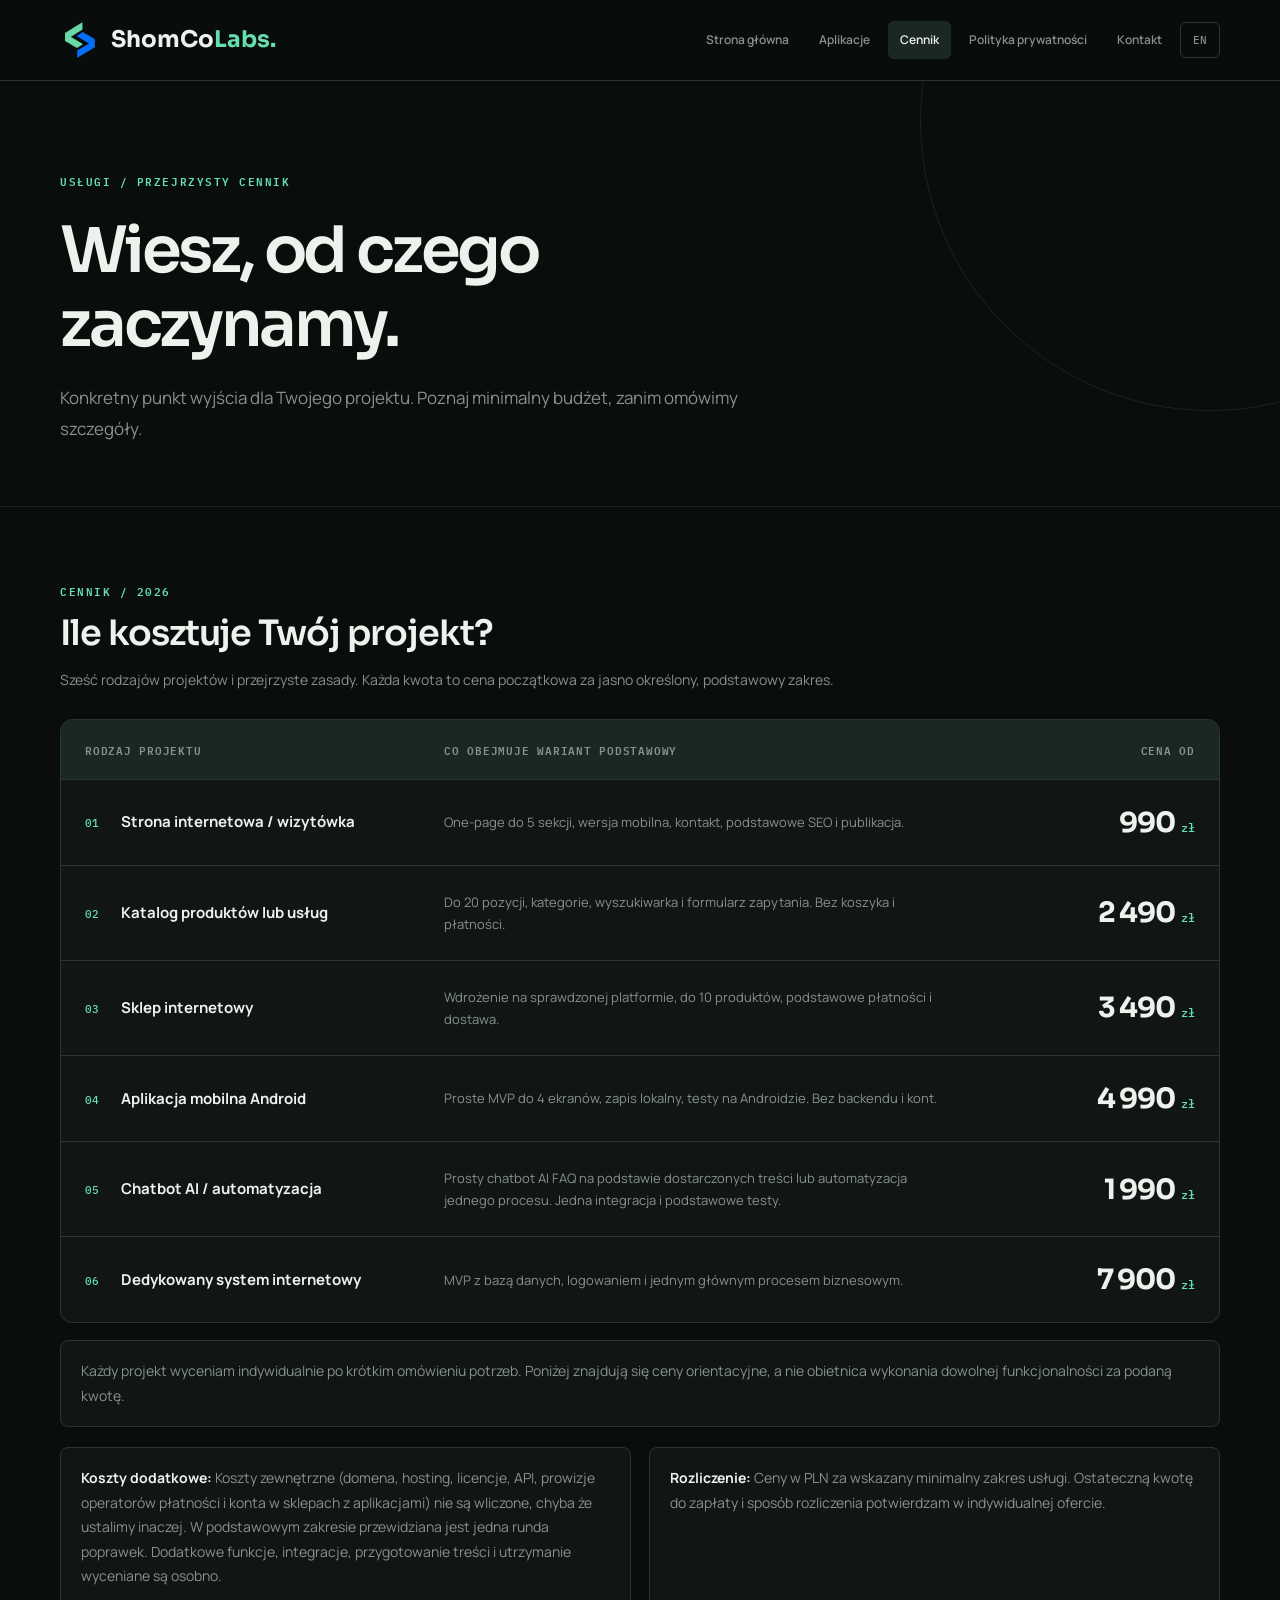
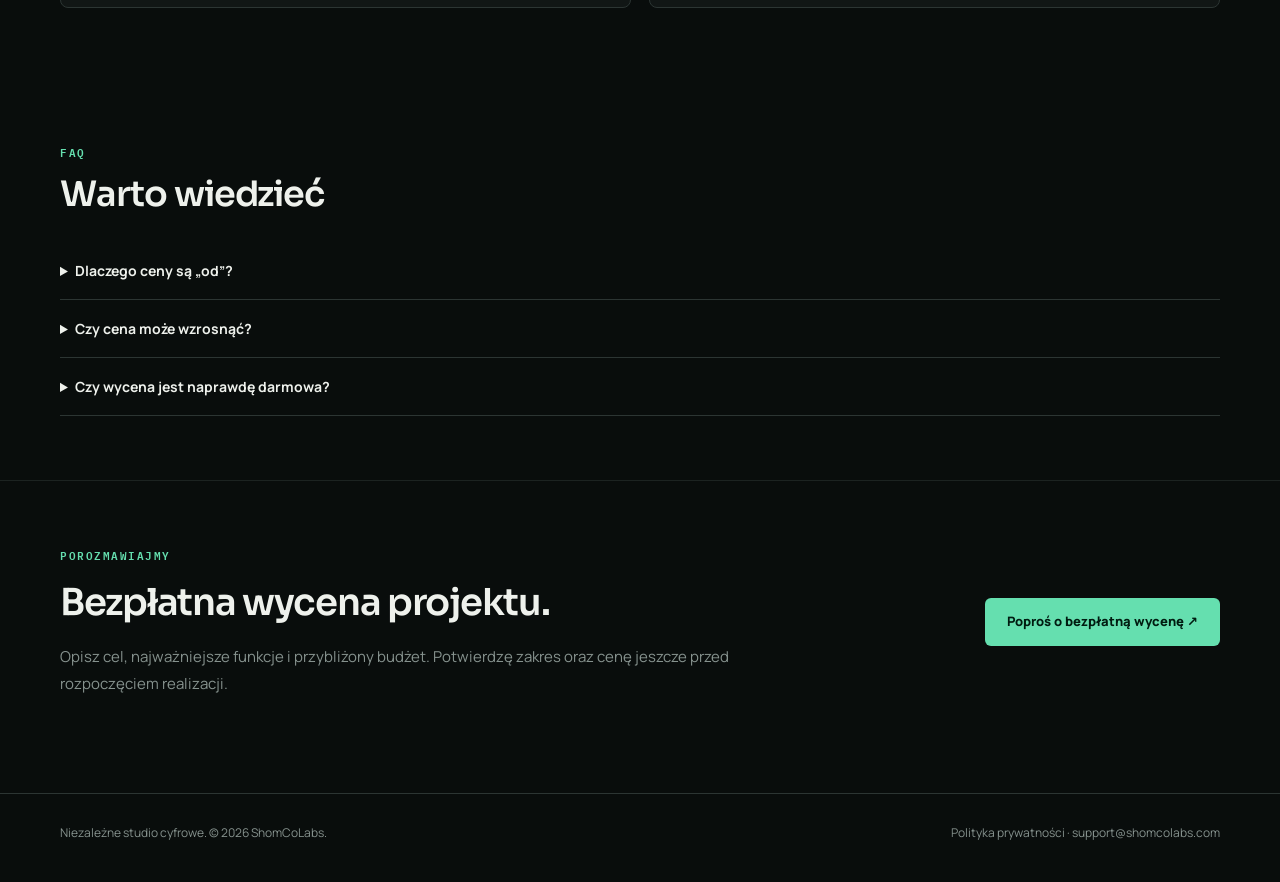
<file: cennik/index.html>
<!doctype html>
<html lang="pl">
<head>
<meta charset="utf-8">
<meta name="viewport" content="width=device-width,initial-scale=1">
<meta name="description" content="Cennik usług ShomCoLabs: strony internetowe, katalogi, sklepy, aplikacje Android, automatyzacje AI i dedykowane systemy. Bezpłatna indywidualna wycena.">
<meta name="theme-color" content="#242b29">
<link rel="icon" href="/favicon.png" type="image/png">
<link rel="canonical" href="https://shomcolabs.com/cennik/">
<link rel="alternate" hreflang="pl" href="https://shomcolabs.com/cennik/">
<link rel="alternate" hreflang="en" href="https://shomcolabs.com/en/pricing/">
<link rel="stylesheet" href="/assets/styles-D2ZASzrV.css">
<link rel="stylesheet" href="https://fonts.googleapis.com/css2?family=IBM+Plex+Mono:wght@400;500;600&family=Manrope:wght@400;500;600;700;800&family=Sora:wght@400;500;600;700;800&display=swap">
<title>Cennik | ShomCoLabs</title>
<style>
.pricing-page{font-family:Manrope,system-ui,sans-serif;background:var(--background,#232927);color:var(--foreground,#f5f5f4);min-height:100vh}
.pricing-page a{text-decoration:none}.pricing-page a:focus-visible,.pricing-page summary:focus-visible{outline:2px solid var(--primary,#a3e9c1);outline-offset:4px}
.pricing-header{border-bottom:1px solid var(--border,#3c4a46);background:var(--header-surface,#202824);position:sticky;top:0;z-index:10}
.pricing-nav{display:flex;align-items:center;justify-content:space-between;gap:24px;min-height:80px}
.pricing-brand{font-size:23px;gap:11px;display:inline-flex;align-items:center;white-space:nowrap;flex-shrink:0}.pricing-brand img{width:40px;height:40px;object-fit:contain}
.pricing-logo strong,.pricing-logo b{color:var(--primary,#99dfbe)}
.pricing-links{display:flex;gap:6px;align-items:center;flex-wrap:wrap;justify-content:flex-end}
.pricing-links a{font-size:12px;font-weight:600;color:var(--muted-foreground,#c4c8c4);padding:10px 12px;border-radius:6px;transition:background .2s,color .2s}
.pricing-links a:hover,.pricing-links a[aria-current="page"]{color:var(--foreground,#fff);background:var(--accent,#343e3b)}
.pricing-links .lang-switch{font:500 11px "IBM Plex Mono",monospace;border:1px solid var(--border,#405149)}
.pricing-hero{padding:90px 0 62px;border-bottom:1px solid var(--subtle-line,#334039);position:relative;overflow:hidden}
.pricing-hero:after{content:"";position:absolute;right:-220px;top:-250px;width:580px;height:580px;border:1px solid var(--border,#405149);border-radius:50%;pointer-events:none;opacity:.55}
.pricing-eyebrow{font:600 11px "IBM Plex Mono",monospace;color:var(--primary,#9fe4c2);letter-spacing:.14em}
.pricing-hero h1{font:600 clamp(36px,5vw,64px)/1.15 Sora,sans-serif;letter-spacing:-.05em;margin:24px 0 22px;max-width:820px}
.pricing-hero p{font-size:17px;line-height:1.8;color:var(--muted-foreground,#bec7c2);max-width:690px}
.pricing-section{padding:74px 0 70px}
.pricing-head{max-width:830px;margin-bottom:26px}.pricing-head h2{font:600 clamp(25px,3vw,35px)/1.25 Sora,sans-serif;letter-spacing:-.03em;margin:12px 0 12px}
.pricing-head p,.pricing-note{color:var(--muted-foreground,#bec7c2);line-height:1.75;font-size:14px}
.pricing-scroll{overflow-x:auto;border:1px solid var(--border,#405149);border-radius:12px;background:var(--card,#2e3632)}
.pricing-table{border-collapse:collapse;min-width:720px;width:100%;table-layout:fixed}
.pricing-table thead th{padding:20px 24px;text-align:left;background:var(--secondary,#35443d);color:var(--muted-foreground,#c3cec7);font:600 11px "IBM Plex Mono",monospace;text-transform:uppercase;letter-spacing:.07em}
.pricing-table thead th:first-child{width:31%}.pricing-table thead th:nth-child(2){width:48%}.pricing-table thead th:last-child{width:21%;text-align:right}
.pricing-table tbody th,.pricing-table tbody td{text-align:left;vertical-align:middle;padding:25px 24px;border-top:1px solid var(--border,#405149);font-size:13px;line-height:1.7}
.pricing-table tbody th{font-weight:700;font-size:15px}.pricing-table tbody td:nth-child(2){color:var(--muted-foreground,#bec7c2)}
.pricing-table tbody tr:hover{background:var(--accent,#35453f)}
.pricing-service{display:flex;gap:12px;align-items:baseline}
.pricing-index{color:var(--primary,#9fe4c2);font:500 11px "IBM Plex Mono",monospace;display:inline-block;min-width:24px;flex-shrink:0}
.pricing-table .pricing-amount{text-align:right;white-space:nowrap;color:var(--foreground,#fff)}
.pricing-amount span{font:700 clamp(21px,2.2vw,28px) Sora,sans-serif;letter-spacing:-.04em}
.pricing-amount small{font:500 12px "IBM Plex Mono",monospace;color:var(--primary,#9fe4c2);margin-left:6px}
.pricing-notes{display:grid;grid-template-columns:1fr 1fr;gap:18px;margin:20px 0 0}
.pricing-note{padding:18px 20px;border:1px solid var(--border,#405149);border-radius:8px;background:var(--card,#2e3632);margin:0}
.pricing-note strong{color:var(--foreground,#fff)}
.pricing-feature{border-top:1px solid var(--subtle-line,#334039);border-bottom:1px solid var(--subtle-line,#334039);padding:65px 0}
.pricing-featurebox{display:grid;grid-template-columns:minmax(0,1fr) minmax(0,1.25fr);gap:45px;align-items:center}
.pricing-feature h2,.pricing-contact h2{font:600 clamp(25px,3vw,37px)/1.3 Sora,sans-serif;letter-spacing:-.035em;margin:15px 0}
.pricing-feature p,.pricing-contact p{font-size:15px;line-height:1.85;color:var(--muted-foreground,#c3c9c5)}
.pricing-faq-wrap{padding:64px 0;border-bottom:1px solid var(--subtle-line,#334039)}
.pricing-faq{border-bottom:1px solid var(--border,#405149);padding:18px 0}
.pricing-faq summary{cursor:pointer;font-weight:700;font-size:14px}.pricing-faq p{font-size:14px;color:var(--muted-foreground,#c3c9c5);line-height:1.8;margin:14px 0 2px;max-width:830px}
.pricing-contact{padding:64px 0 95px}.pricing-contact-wrap{display:flex;justify-content:space-between;align-items:center;gap:35px}
.pricing-contact-copy{max-width:680px}.pricing-cta{display:inline-flex;justify-content:center;align-items:center;text-align:center;min-height:48px;background:var(--primary,#9fe4c2);color:var(--primary-foreground,#173328)!important;border-radius:6px;padding:13px 22px;font-size:13px;font-weight:800;white-space:nowrap;transition:transform .2s}
.pricing-cta:hover{transform:translateY(-2px)}
.pricing-footer{border-top:1px solid var(--border,#405149);padding:30px 0 40px;font-size:12px;color:var(--muted-foreground,#c3c9c5)}
.pricing-footrow{display:flex;justify-content:space-between;gap:24px;flex-wrap:wrap}
@media(max-width:780px){.pricing-nav{align-items:flex-start;flex-direction:column;padding:18px 0;gap:12px}.pricing-links{justify-content:flex-start;margin-left:-12px}.pricing-links a{padding:8px 11px}.pricing-hero{padding:58px 0 45px}.pricing-section{padding:45px 0}.pricing-notes{grid-template-columns:1fr}.pricing-featurebox{grid-template-columns:1fr;gap:14px}.pricing-contact-wrap{flex-direction:column;align-items:flex-start}.pricing-cta{white-space:normal}.pricing-hero:after{display:none}}
@media(max-width:550px){.pricing-page .site-container{width:calc(100% - 36px)}.pricing-hero h1{font-size:36px}.pricing-hero p{font-size:15px}.pricing-table{min-width:645px}.pricing-table thead th,.pricing-table tbody th,.pricing-table tbody td{padding:17px 16px}.pricing-amount span{font-size:20px}}
</style>
</head>
<body class="pricing-page">
<header class="pricing-header"><div class="site-container pricing-nav"><a class="brand pricing-brand" href="/" aria-label="ShomCoLabs"><img src="/assets/brand-mark-Ce3m4dGQ.png" alt="" width="40" height="40"><span>ShomCo<span class="brand-accent">Labs</span><span class="brand-dot">.</span></span></a><nav class="pricing-links" aria-label="Nawigacja główna">
<a href="/">Strona główna</a><a href="/#aplikacje">Aplikacje</a><a href="/cennik/" aria-current="page">Cennik</a><a href="/privacy/">Polityka prywatności</a><a href="mailto:support@shomcolabs.com">Kontakt</a><a class="lang-switch" href="/en/pricing/" aria-label="Switch to English">EN</a>
</nav></div></header>
<main>
<section class="pricing-hero"><div class="site-container"><div class="pricing-eyebrow">USŁUGI / PRZEJRZYSTY CENNIK</div><h1>Wiesz, od czego zaczynamy.</h1><p>Konkretny punkt wyjścia dla Twojego projektu. Poznaj minimalny budżet, zanim omówimy szczegóły.</p></div></section>
<section class="pricing-section" id="cennik"><div class="site-container"><div class="pricing-head"><div class="pricing-eyebrow">CENNIK / 2026</div><h2>Ile kosztuje Twój projekt?</h2><p>Sześć rodzajów projektów i przejrzyste zasady. Każda kwota to cena początkowa za jasno określony, podstawowy zakres.</p></div>
<div class="pricing-scroll" role="region" tabindex="0" aria-label="Tabela cen projektów"><table class="pricing-table"><thead><tr><th scope="col">Rodzaj projektu</th><th scope="col">Co obejmuje wariant podstawowy</th><th scope="col">Cena od</th></tr></thead><tbody><tr><th scope="row"><div class="pricing-service"><span class="pricing-index">01</span><span>Strona internetowa / wizytówka</span></div></th><td>One-page do 5 sekcji, wersja mobilna, kontakt, podstawowe SEO i publikacja.</td><td class="pricing-amount"><span>990</span><small>zł</small></td></tr>
<tr><th scope="row"><div class="pricing-service"><span class="pricing-index">02</span><span>Katalog produktów lub usług</span></div></th><td>Do 20 pozycji, kategorie, wyszukiwarka i formularz zapytania. Bez koszyka i płatności.</td><td class="pricing-amount"><span>2 490</span><small>zł</small></td></tr>
<tr><th scope="row"><div class="pricing-service"><span class="pricing-index">03</span><span>Sklep internetowy</span></div></th><td>Wdrożenie na sprawdzonej platformie, do 10 produktów, podstawowe płatności i dostawa.</td><td class="pricing-amount"><span>3 490</span><small>zł</small></td></tr>
<tr><th scope="row"><div class="pricing-service"><span class="pricing-index">04</span><span>Aplikacja mobilna Android</span></div></th><td>Proste MVP do 4 ekranów, zapis lokalny, testy na Androidzie. Bez backendu i kont.</td><td class="pricing-amount"><span>4 990</span><small>zł</small></td></tr>
<tr><th scope="row"><div class="pricing-service"><span class="pricing-index">05</span><span>Chatbot AI / automatyzacja</span></div></th><td>Prosty chatbot AI FAQ na podstawie dostarczonych treści lub automatyzacja jednego procesu. Jedna integracja i podstawowe testy.</td><td class="pricing-amount"><span>1 990</span><small>zł</small></td></tr>
<tr><th scope="row"><div class="pricing-service"><span class="pricing-index">06</span><span>Dedykowany system internetowy</span></div></th><td>MVP z bazą danych, logowaniem i jednym głównym procesem biznesowym.</td><td class="pricing-amount"><span>7 900</span><small>zł</small></td></tr></tbody></table></div>
<p class="pricing-note" style="margin-top:17px">Każdy projekt wyceniam indywidualnie po krótkim omówieniu potrzeb. Poniżej znajdują się ceny orientacyjne, a nie obietnica wykonania dowolnej funkcjonalności za podaną kwotę.</p>
<div class="pricing-notes"><p class="pricing-note"><strong>Koszty dodatkowe:</strong> Koszty zewnętrzne (domena, hosting, licencje, API, prowizje operatorów płatności i konta w sklepach z aplikacjami) nie są wliczone, chyba że ustalimy inaczej. W podstawowym zakresie przewidziana jest jedna runda poprawek. Dodatkowe funkcje, integracje, przygotowanie treści i utrzymanie wyceniane są osobno.</p><p class="pricing-note"><strong>Rozliczenie:</strong> Ceny w PLN za wskazany minimalny zakres usługi. Ostateczną kwotę do zapłaty i sposób rozliczenia potwierdzam w indywidualnej ofercie.</p></div>
</div></section>
<section class="pricing-faq-wrap"><div class="site-container"><div class="pricing-head"><div class="pricing-eyebrow">FAQ</div><h2>Warto wiedzieć</h2></div><details class="pricing-faq"><summary>Dlaczego ceny są „od”?</summary><p>Wizytówka na jednej stronie i wielojęzyczna witryna z CMS-em wymagają innego nakładu pracy. Cena początkowa dotyczy wyłącznie opisanego wariantu podstawowego.</p></details><details class="pricing-faq"><summary>Czy cena może wzrosnąć?</summary><p>Tak, jeśli rozszerzysz zakres. Przed rozpoczęciem otrzymasz zakres prac, termin i wycenę. Bez uzgodnienia nie rozszerzam zakresu.</p></details><details class="pricing-faq"><summary>Czy wycena jest naprawdę darmowa?</summary><p>Tak. Wyślij opis projektu, a otrzymasz wstępne oszacowanie zweryfikowane przez człowieka.</p></details></div></section>
<section class="pricing-contact"><div class="site-container pricing-contact-wrap"><div class="pricing-contact-copy"><div class="pricing-eyebrow">POROZMAWIAJMY</div><h2>Bezpłatna wycena projektu.</h2><p>Opisz cel, najważniejsze funkcje i przybliżony budżet. Potwierdzę zakres oraz cenę jeszcze przed rozpoczęciem realizacji.</p></div><a class="pricing-cta" href="https://forms.gle/QJYjpuBWCXtK4kv99" target="_blank" rel="noopener noreferrer">Poproś o bezpłatną wycenę ↗</a></div></section>
</main>
<footer class="pricing-footer"><div class="site-container pricing-footrow"><span>Niezależne studio cyfrowe. © 2026 ShomCoLabs.</span><span><a href="/privacy/">Polityka prywatności</a> · <a href="mailto:support@shomcolabs.com">support@shomcolabs.com</a></span></div></footer>
</body></html>
</file>
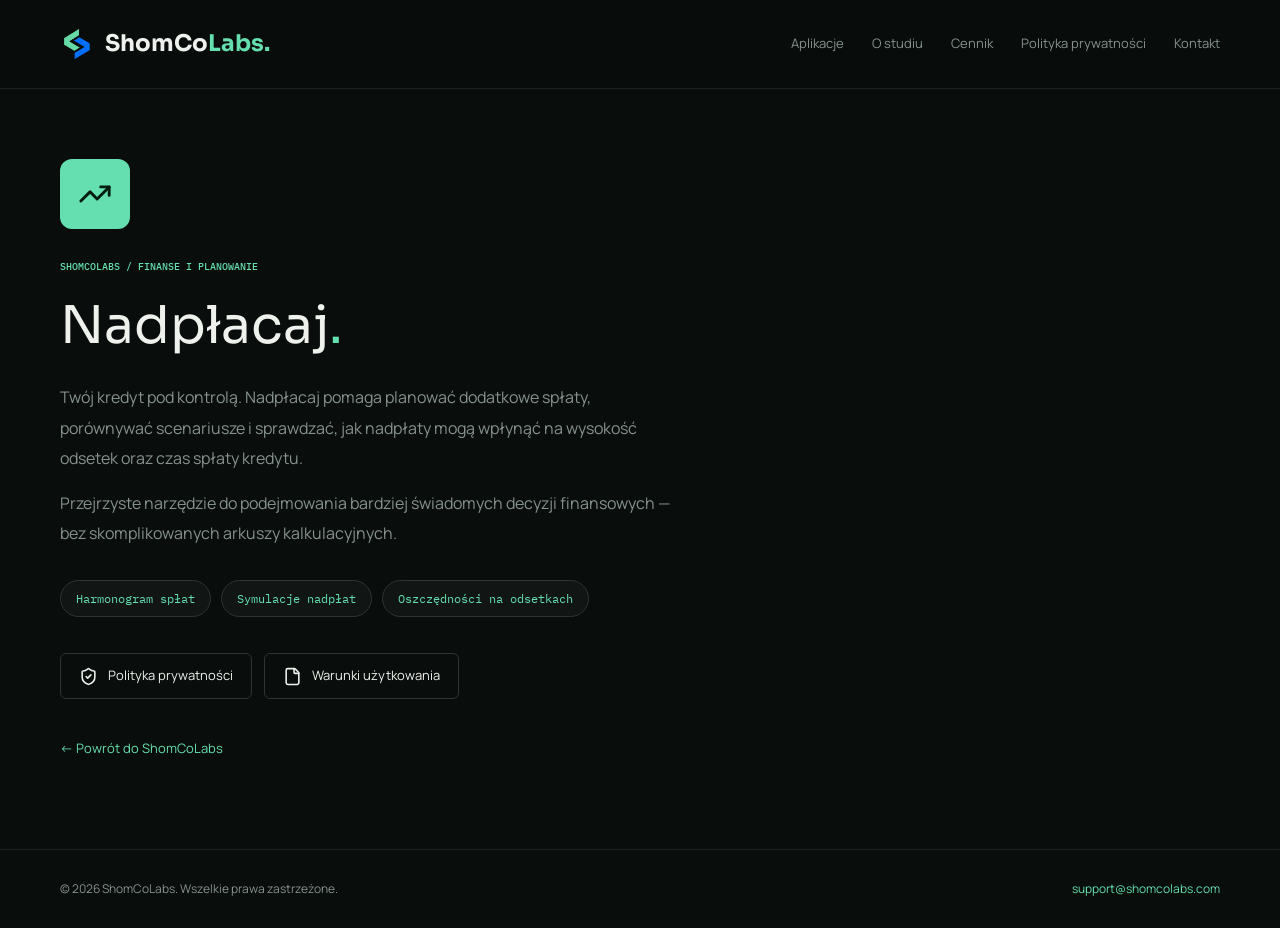
<file: nadplacaj/index.html>
<!doctype html>
<html lang="pl">
<head>
<meta charset="utf-8">
<meta name="viewport" content="width=device-width,initial-scale=1">
<title>Nadpłacaj — planowanie nadpłat kredytu | ShomCoLabs</title>
<meta name="description" content="Nadpłacaj to aplikacja mobilna do planowania nadpłat kredytu, analizy harmonogramu spłat i szacowania oszczędności na odsetkach.">
<meta name="theme-color" content="#101715">
<link rel="canonical" href="https://shomcolabs.com/nadplacaj/">
<link rel="icon" href="/favicon.png" type="image/png">
<link rel="stylesheet" href="/assets/styles-D2ZASzrV.css">
<link rel="stylesheet" href="https://fonts.googleapis.com/css2?family=IBM+Plex+Mono:wght@400;500;600&amp;family=Manrope:wght@400;500;600;700;800&amp;family=Sora:wght@400;500;600;700;800&amp;display=swap">
<style>
.nad-nav{display:flex;align-items:center;justify-content:space-between;gap:24px;min-height:88px}
.nad-nav-links{display:flex;align-items:center;gap:clamp(12px,2.4vw,28px);flex-wrap:wrap}
.nad-nav-links a{font-size:13px;color:var(--muted-foreground);text-decoration:none;transition:color .2s}
.nad-nav-links a:hover,.nad-nav-links a:focus-visible{color:var(--primary)}
.nad-page{min-height:65vh;padding-block:70px 90px}
.nad-page .app-icon{width:70px;height:70px;margin-bottom:30px}
.nad-page h1{margin-top:20px;font-size:clamp(36px,5vw,52px);line-height:1.2}
.nad-page>p{max-width:620px;color:var(--muted-foreground);margin-block:25px 32px;font-size:16px;line-height:1.9}
.nad-page>p+p{margin-top:-18px}
.nad-highlights{display:flex;gap:10px;flex-wrap:wrap;margin:0 0 36px;padding:0;list-style:none}
.nad-highlights li{font:12px var(--font-mono);color:var(--primary);border:1px solid var(--border);background:var(--card);padding:10px 15px;border-radius:999px}
.nad-links{display:flex;gap:12px;flex-wrap:wrap;margin-bottom:28px}
.nad-links a{display:inline-flex;align-items:center;gap:10px;padding:12px 18px;border:1px solid var(--border);border-radius:6px;color:var(--foreground);font-size:13px;text-decoration:none;transition:border-color .2s,background .2s}
.nad-links a:hover,.nad-links a:focus-visible{border-color:var(--primary);background:var(--card)}
.nad-back{display:inline-flex;align-items:center;gap:10px;margin-top:12px;color:var(--primary);font-size:13px;text-decoration:none}
.nad-back:hover{text-decoration:underline}
.nad-footer{padding-block:30px;border-top:1px solid var(--subtle-line)}
.nad-footer-inner{display:flex;justify-content:space-between;align-items:center;gap:20px;flex-wrap:wrap;font-size:12px;color:var(--muted-foreground)}
.nad-footer a{color:var(--primary);text-decoration:none}
@media(max-width:700px){.nad-nav{min-height:76px;align-items:flex-start;flex-direction:column;padding-block:15px}.nad-nav-links{gap:14px}.nad-page{padding-block:50px 70px}.nad-page>p{font-size:15px}}
</style>
</head>
<body>
<header class="site-header">
 <div class="site-container nad-nav">
  <a class="brand" href="/" aria-label="ShomCoLabs — strona główna"><img src="/assets/brand-mark-Ce3m4dGQ.png" alt="" width="40" height="40"><span>ShomCo<span class="brand-accent">Labs</span><span class="brand-dot">.</span></span></a>
  <nav class="nad-nav-links" aria-label="Nawigacja główna"><a href="/#aplikacje">Aplikacje</a><a href="/#studio">O studiu</a><a href="/cennik/">Cennik</a><a href="/privacy/">Polityka prywatności</a><a href="mailto:support@shomcolabs.com">Kontakt</a></nav>
 </div>
</header>
<main class="site-container nad-page">
 <span class="app-icon loan-icon" aria-hidden="true"><svg xmlns="http://www.w3.org/2000/svg" width="34" height="34" viewBox="0 0 24 24" fill="none" stroke="currentColor" stroke-width="2" stroke-linecap="round" stroke-linejoin="round"><path d="M16 7h6v6"/><path d="m22 7-8.5 8.5-5-5L2 17"/></svg></span>
 <div class="eyebrow">SHOMCOLABS / FINANSE I PLANOWANIE</div>
 <h1>Nadpłacaj<span class="brand-dot">.</span></h1>
 <p>Twój kredyt pod kontrolą. Nadpłacaj pomaga planować dodatkowe spłaty, porównywać scenariusze i sprawdzać, jak nadpłaty mogą wpłynąć na wysokość odsetek oraz czas spłaty kredytu.</p>
 <p>Przejrzyste narzędzie do podejmowania bardziej świadomych decyzji finansowych — bez skomplikowanych arkuszy kalkulacyjnych.</p>
 <ul class="nad-highlights" aria-label="Funkcje aplikacji"><li>Harmonogram spłat</li><li>Symulacje nadpłat</li><li>Oszczędności na odsetkach</li></ul>
 <div class="nad-links">
  <a href="/nadplacaj/privacy/"><svg xmlns="http://www.w3.org/2000/svg" width="19" height="19" viewBox="0 0 24 24" fill="none" stroke="currentColor" stroke-width="2" stroke-linecap="round" stroke-linejoin="round" aria-hidden="true"><path d="M20 13c0 5-3.5 7.5-7.66 8.95a1 1 0 0 1-.67-.01C7.5 20.5 4 18 4 13V6a1 1 0 0 1 1-1c2 0 4.5-1.2 6.24-2.72a1.17 1.17 0 0 1 1.52 0C14.51 3.81 17 5 19 5a1 1 0 0 1 1 1z"/><path d="m9 12 2 2 4-4"/></svg>Polityka prywatności</a>
  <a href="/nadplacaj/terms/"><svg xmlns="http://www.w3.org/2000/svg" width="19" height="19" viewBox="0 0 24 24" fill="none" stroke="currentColor" stroke-width="2" stroke-linecap="round" stroke-linejoin="round" aria-hidden="true"><path d="M6 22a2 2 0 0 1-2-2V4a2 2 0 0 1 2-2h8a2.4 2.4 0 0 1 1.704.706l3.588 3.588A2.4 2.4 0 0 1 20 8v12a2 2 0 0 1-2 2z"/><path d="M14 2v5a1 1 0 0 0 1 1h5"/></svg>Warunki użytkowania</a>
 </div>
 <a class="nad-back" href="/">← Powrót do ShomCoLabs</a>
</main>
<footer class="nad-footer"><div class="site-container nad-footer-inner"><span>© 2026 ShomCoLabs. Wszelkie prawa zastrzeżone.</span><a href="mailto:support@shomcolabs.com">support@shomcolabs.com</a></div></footer>
</body>
</html>
</file>
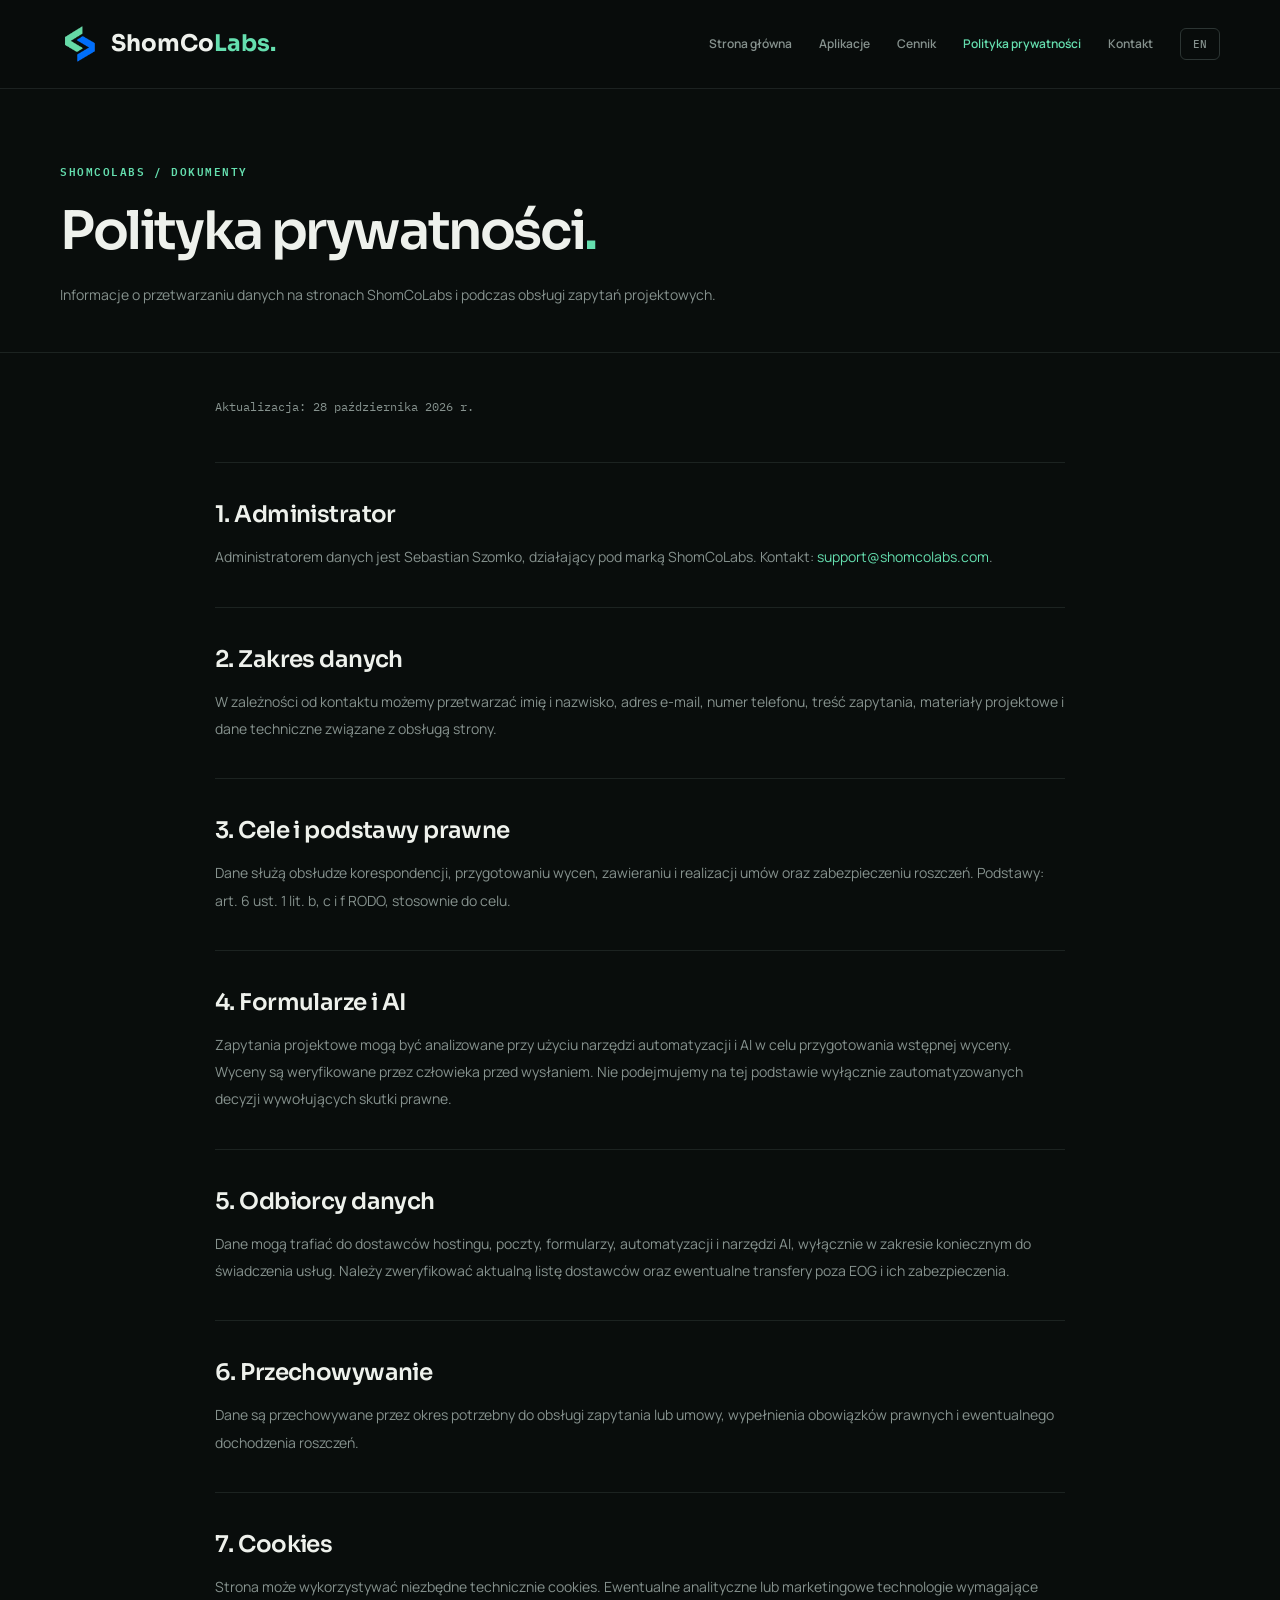
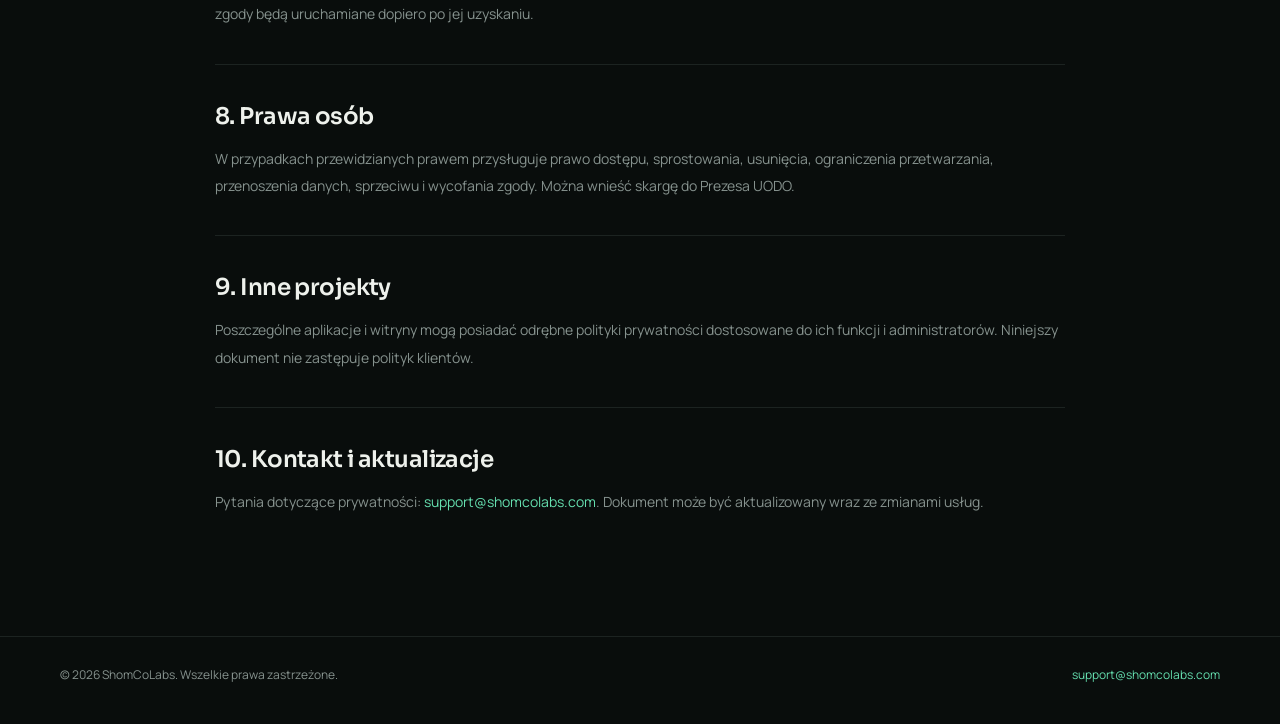
<file: privacy/index.html>
<!doctype html>
<html lang="pl">
<head>
<meta charset="utf-8">
<meta name="viewport" content="width=device-width,initial-scale=1">
<title>Polityka prywatności | ShomCoLabs</title>
<meta name="description" content="Polityka prywatności ShomCoLabs: przetwarzanie danych, formularze wyceny, automatyzacja AI, cookies i prawa użytkownika.">
<meta name="theme-color" content="#101715">
<link rel="icon" href="/favicon.png" type="image/png">
<link rel="canonical" href="https://shomcolabs.com/privacy/">
<link rel="alternate" hreflang="pl" href="https://shomcolabs.com/privacy/">
<link rel="alternate" hreflang="en" href="https://shomcolabs.com/en/privacy/">
<link rel="stylesheet" href="/assets/styles-D2ZASzrV.css">
<link rel="stylesheet" href="https://fonts.googleapis.com/css2?family=IBM+Plex+Mono:wght@400;500;600&amp;family=Manrope:wght@400;500;600;700;800&amp;family=Sora:wght@400;500;600;700;800&amp;display=swap">
<style>
.privacy-shell{min-height:100vh;background:var(--background);color:var(--foreground);font-family:Manrope,system-ui,sans-serif}
.privacy-shell a:focus-visible{outline:2px solid var(--primary);outline-offset:4px}
.privacy-nav{min-height:88px;display:flex;align-items:center;justify-content:space-between;gap:24px}
.privacy-brand{display:inline-flex;align-items:center;gap:11px;flex-shrink:0;white-space:nowrap;font-size:23px}
.privacy-brand img{height:40px;width:40px;object-fit:contain}
.privacy-nav-links{display:flex;align-items:center;justify-content:flex-end;gap:clamp(12px,2.4vw,27px);flex-wrap:wrap}
.privacy-nav-links a{font-size:12px;font-weight:600;color:var(--muted-foreground);text-decoration:none;transition:color .2s}
.privacy-nav-links a:hover,.privacy-nav-links a[aria-current="page"]{color:var(--primary)}
.privacy-nav-links .privacy-lang{font:500 11px "IBM Plex Mono",monospace;border:1px solid var(--border);padding:8px 12px;border-radius:6px}
.privacy-hero{padding:72px 0 45px;border-bottom:1px solid var(--subtle-line)}
.privacy-eyebrow{font:600 11px "IBM Plex Mono",monospace;letter-spacing:.14em;color:var(--primary)}
.privacy-hero h1{font:600 clamp(34px,4.5vw,53px)/1.2 Sora,sans-serif;letter-spacing:-.045em;margin:20px 0 18px}
.privacy-hero p{font-size:14px;color:var(--muted-foreground);line-height:1.8}
.privacy-main{padding:42px 0 85px;max-width:850px}
.privacy-main h2{font:600 clamp(18px,2.3vw,23px)/1.35 Sora,sans-serif;letter-spacing:-.025em;margin:36px 0 13px}
.privacy-main p{font-size:14px;line-height:1.95;color:var(--muted-foreground);margin:0 0 16px}
.privacy-main a,.privacy-footer a{color:var(--primary);text-decoration:none;overflow-wrap:anywhere}
.privacy-main a:hover,.privacy-footer a:hover{text-decoration:underline}
.privacy-main .privacy-updated{color:var(--muted-foreground);font-size:12px;margin:0 0 24px;font-family:"IBM Plex Mono",monospace}
.privacy-main .privacy-section{border-bottom:1px solid var(--subtle-line);padding:0 0 20px}
.privacy-main .privacy-section:last-child{border-bottom:0}
.privacy-footer{border-top:1px solid var(--subtle-line);padding:29px 0 40px}
.privacy-footer-inner{display:flex;align-items:center;justify-content:space-between;gap:20px;flex-wrap:wrap;font-size:12px;color:var(--muted-foreground)}
@media(max-width:780px){.privacy-nav{flex-direction:column;align-items:flex-start;padding:18px 0;gap:16px}.privacy-nav-links{justify-content:flex-start}.privacy-hero{padding:50px 0 35px}.privacy-main{padding-top:22px}}
@media(max-width:550px){.privacy-shell .site-container{width:calc(100% - 36px)}.privacy-nav-links{gap:14px}.privacy-main p{font-size:13px}}
</style>
</head>
<body class="privacy-shell">
<header class="site-header"><div class="site-container privacy-nav">
<a class="brand privacy-brand" href="/" aria-label="ShomCoLabs"><img src="/assets/brand-mark-Ce3m4dGQ.png" alt="" width="40" height="40"><span>ShomCo<span class="brand-accent">Labs</span><span class="brand-dot">.</span></span></a>
<nav class="privacy-nav-links" aria-label="Nawigacja główna">
<a href="/">Strona główna</a><a href="/#aplikacje">Aplikacje</a><a href="/cennik/">Cennik</a><a href="/privacy/" aria-current="page">Polityka prywatności</a><a href="mailto:support@shomcolabs.com">Kontakt</a><a class="privacy-lang" href="/en/privacy/" aria-label="Switch to English">EN</a>
</nav></div></header>
<section class="privacy-hero"><div class="site-container"><div class="privacy-eyebrow">SHOMCOLABS / DOKUMENTY</div><h1>Polityka prywatności<span class="brand-dot">.</span></h1><p>Informacje o przetwarzaniu danych na stronach ShomCoLabs i podczas obsługi zapytań projektowych.</p></div></section>
<main class="site-container privacy-main"><div class="privacy-section"><p class="privacy-updated">Aktualizacja: 28 października 2026 r.</p></div><div class="privacy-section"><h2>1. Administrator</h2><p>Administratorem danych jest Sebastian Szomko, działający pod marką ShomCoLabs. Kontakt: <a href="mailto:support@shomcolabs.com">support@shomcolabs.com</a>.</p></div><div class="privacy-section"><h2>2. Zakres danych</h2><p>W zależności od kontaktu możemy przetwarzać imię i nazwisko, adres e-mail, numer telefonu, treść zapytania, materiały projektowe i dane techniczne związane z obsługą strony.</p></div><div class="privacy-section"><h2>3. Cele i podstawy prawne</h2><p>Dane służą obsłudze korespondencji, przygotowaniu wycen, zawieraniu i realizacji umów oraz zabezpieczeniu roszczeń. Podstawy: art. 6 ust. 1 lit. b, c i f RODO, stosownie do celu.</p></div><div class="privacy-section"><h2>4. Formularze i AI</h2><p>Zapytania projektowe mogą być analizowane przy użyciu narzędzi automatyzacji i AI w celu przygotowania wstępnej wyceny. Wyceny są weryfikowane przez człowieka przed wysłaniem. Nie podejmujemy na tej podstawie wyłącznie zautomatyzowanych decyzji wywołujących skutki prawne.</p></div><div class="privacy-section"><h2>5. Odbiorcy danych</h2><p>Dane mogą trafiać do dostawców hostingu, poczty, formularzy, automatyzacji i narzędzi AI, wyłącznie w zakresie koniecznym do świadczenia usług. Należy zweryfikować aktualną listę dostawców oraz ewentualne transfery poza EOG i ich zabezpieczenia.</p></div><div class="privacy-section"><h2>6. Przechowywanie</h2><p>Dane są przechowywane przez okres potrzebny do obsługi zapytania lub umowy, wypełnienia obowiązków prawnych i ewentualnego dochodzenia roszczeń.</p></div><div class="privacy-section"><h2>7. Cookies</h2><p>Strona może wykorzystywać niezbędne technicznie cookies. Ewentualne analityczne lub marketingowe technologie wymagające zgody będą uruchamiane dopiero po jej uzyskaniu.</p></div><div class="privacy-section"><h2>8. Prawa osób</h2><p>W przypadkach przewidzianych prawem przysługuje prawo dostępu, sprostowania, usunięcia, ograniczenia przetwarzania, przenoszenia danych, sprzeciwu i wycofania zgody. Można wnieść skargę do Prezesa UODO.</p></div><div class="privacy-section"><h2>9. Inne projekty</h2><p>Poszczególne aplikacje i witryny mogą posiadać odrębne polityki prywatności dostosowane do ich funkcji i administratorów. Niniejszy dokument nie zastępuje polityk klientów.</p></div><div class="privacy-section"><h2>10. Kontakt i aktualizacje</h2><p>Pytania dotyczące prywatności: <a href="mailto:support@shomcolabs.com">support@shomcolabs.com</a>. Dokument może być aktualizowany wraz ze zmianami usług.</p> </div></main>
<footer class="privacy-footer"><div class="site-container privacy-footer-inner"><span>© 2026 ShomCoLabs. Wszelkie prawa zastrzeżone.</span><a href="mailto:support@shomcolabs.com">support@shomcolabs.com</a></div></footer>
</body>
</html>
</file>
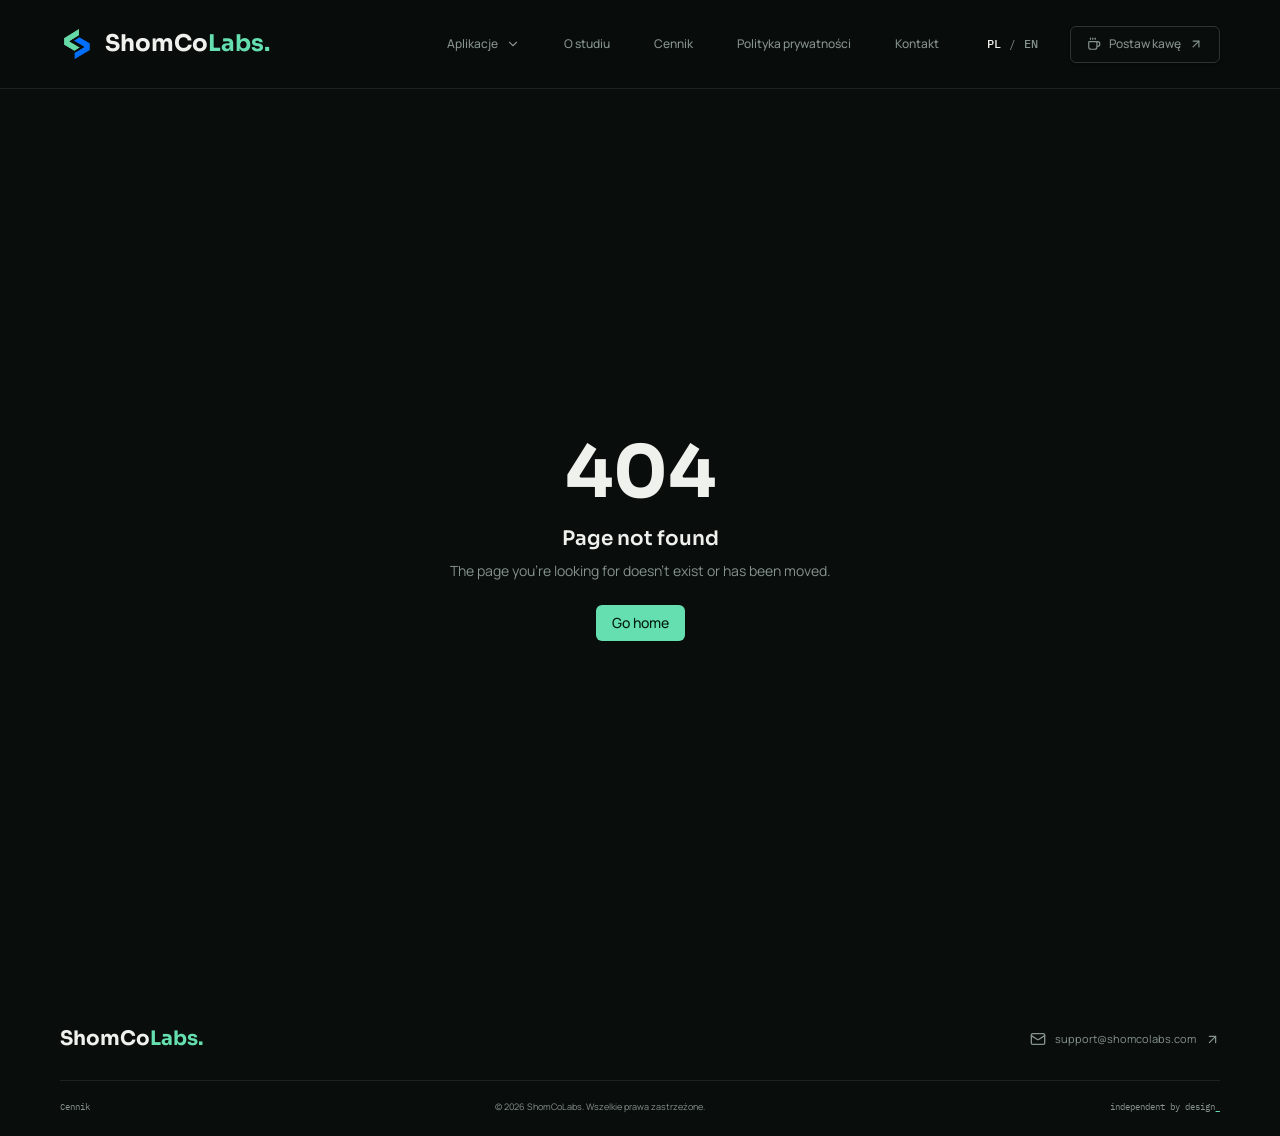
<file: boredom-jar/privacy/index.html>
<!DOCTYPE html><html lang="pl"><head><meta charSet="utf-8"/><meta name="viewport" content="width=device-width, initial-scale=1"/><link rel="preload" as="image" href="/assets/brand-mark-Ce3m4dGQ.png"/><link rel="stylesheet" href="/assets/styles-D2ZASzrV.css" data-precedence="default"/><link rel="stylesheet" href="https://fonts.googleapis.com/css2?family=IBM+Plex+Mono:wght@400;500;600&amp;family=Manrope:wght@400;500;600;700;800&amp;family=Sora:wght@400;500;600;700;800&amp;display=swap" data-precedence="default"/><title>Polityka prywatności — Boredom Jar | ShomCoLabs</title><meta name="author" content="Sebastian Szomko — ShomCoLabs"/><meta name="description" content="Polityka prywatności aplikacji Boredom Jar od ShomCoLabs."/><meta property="og:title" content="Polityka prywatności — Boredom Jar"/><meta property="og:description" content="Polityka prywatności aplikacji Boredom Jar od ShomCoLabs."/><meta property="og:type" content="website"/><meta name="twitter:card" content="summary_large_image"/><link rel="modulepreload" href="/assets/index-DImiY_DD.js"/><link rel="modulepreload" href="/assets/boredom-jar-STi3O5xe.js"/><link rel="modulepreload" href="/assets/arrow-left-DYsNW35r.js"/><link rel="modulepreload" href="/assets/shield-check-CKolF62i.js"/><link rel="modulepreload" href="/assets/sparkles-0IxtAh7D.js"/><link rel="modulepreload" href="/assets/boredom-jar.privacy-IlC0RBZd.js"/><link rel="modulepreload" href="/assets/legal-page-CRKzMO4J.js"/><link rel="icon" href="/favicon.png" type="image/png"/><link rel="preconnect" href="https://fonts.googleapis.com"/><link rel="preconnect" href="https://fonts.gstatic.com" crossorigin="anonymous"/></head><body><header class="site-header"><div class="site-container navigation"><a class="brand" href="/"><img src="/assets/brand-mark-Ce3m4dGQ.png" alt="" width="40" height="40"/><span>ShomCo<span class="brand-accent">Labs</span><span class="brand-dot">.</span></span></a><button class="inline-flex items-center justify-center gap-2 whitespace-nowrap rounded-md text-sm font-medium cursor-pointer transition-colors focus-visible:outline-none focus-visible:ring-1 focus-visible:ring-ring disabled:pointer-events-none disabled:opacity-50 disabled:cursor-not-allowed [&amp;_svg]:pointer-events-none [&amp;_svg]:size-4 [&amp;_svg]:shrink-0 hover:bg-accent hover:text-accent-foreground h-9 w-9 mobile-menu" aria-label="Otwórz menu" aria-expanded="false"><svg xmlns="http://www.w3.org/2000/svg" width="24" height="24" viewBox="0 0 24 24" fill="none" stroke="currentColor" stroke-width="2" stroke-linecap="round" stroke-linejoin="round" class="lucide lucide-menu" aria-hidden="true"><path d="M4 5h16"></path><path d="M4 12h16"></path><path d="M4 19h16"></path></svg></button><nav class="nav-items " aria-label="Nawigacja główna"><div class="product-navigation"><button class="inline-flex items-center justify-center gap-2 whitespace-nowrap rounded-md text-sm font-medium cursor-pointer transition-colors focus-visible:outline-none focus-visible:ring-1 focus-visible:ring-ring disabled:pointer-events-none disabled:opacity-50 disabled:cursor-not-allowed [&amp;_svg]:pointer-events-none [&amp;_svg]:size-4 [&amp;_svg]:shrink-0 hover:bg-accent hover:text-accent-foreground h-9 px-4 py-2" aria-expanded="false" aria-controls="product-menu">Aplikacje<svg xmlns="http://www.w3.org/2000/svg" width="24" height="24" viewBox="0 0 24 24" fill="none" stroke="currentColor" stroke-width="2" stroke-linecap="round" stroke-linejoin="round" class="lucide lucide-chevron-down" aria-hidden="true"><path d="m6 9 6 6 6-6"></path></svg></button></div><a href="/#studio" class="inline-flex items-center justify-center gap-2 whitespace-nowrap rounded-md text-sm font-medium cursor-pointer transition-colors focus-visible:outline-none focus-visible:ring-1 focus-visible:ring-ring disabled:pointer-events-none disabled:opacity-50 disabled:cursor-not-allowed [&amp;_svg]:pointer-events-none [&amp;_svg]:size-4 [&amp;_svg]:shrink-0 hover:bg-accent hover:text-accent-foreground h-9 px-4 py-2">O studiu</a><a href="mailto:support@shomcolabs.com" class="inline-flex items-center justify-center gap-2 whitespace-nowrap rounded-md text-sm font-medium cursor-pointer transition-colors focus-visible:outline-none focus-visible:ring-1 focus-visible:ring-ring disabled:pointer-events-none disabled:opacity-50 disabled:cursor-not-allowed [&amp;_svg]:pointer-events-none [&amp;_svg]:size-4 [&amp;_svg]:shrink-0 hover:bg-accent hover:text-accent-foreground h-9 px-4 py-2">Kontakt</a><div class="language-switch" aria-label="Wybierz język"><button class="inline-flex items-center justify-center gap-2 whitespace-nowrap font-medium cursor-pointer transition-colors focus-visible:outline-none focus-visible:ring-1 focus-visible:ring-ring disabled:pointer-events-none disabled:opacity-50 disabled:cursor-not-allowed [&amp;_svg]:pointer-events-none [&amp;_svg]:size-4 [&amp;_svg]:shrink-0 hover:bg-accent hover:text-accent-foreground h-8 rounded-md px-3 text-xs language-active" aria-pressed="true">PL</button><span>/</span><button class="inline-flex items-center justify-center gap-2 whitespace-nowrap font-medium cursor-pointer transition-colors focus-visible:outline-none focus-visible:ring-1 focus-visible:ring-ring disabled:pointer-events-none disabled:opacity-50 disabled:cursor-not-allowed [&amp;_svg]:pointer-events-none [&amp;_svg]:size-4 [&amp;_svg]:shrink-0 hover:bg-accent hover:text-accent-foreground h-8 rounded-md px-3 text-xs" aria-pressed="false">EN</button></div><a href="https://buycoffee.to/shomcolabs" target="_blank" rel="noopener noreferrer" class="inline-flex items-center justify-center gap-2 whitespace-nowrap rounded-md text-sm font-medium cursor-pointer transition-colors focus-visible:outline-none focus-visible:ring-1 focus-visible:ring-ring disabled:pointer-events-none disabled:opacity-50 disabled:cursor-not-allowed [&amp;_svg]:pointer-events-none [&amp;_svg]:size-4 [&amp;_svg]:shrink-0 border border-input bg-background shadow-sm hover:bg-accent hover:text-accent-foreground h-9 px-4 py-2 coffee-nav"><svg xmlns="http://www.w3.org/2000/svg" width="24" height="24" viewBox="0 0 24 24" fill="none" stroke="currentColor" stroke-width="2" stroke-linecap="round" stroke-linejoin="round" class="lucide lucide-coffee" aria-hidden="true"><path d="M10 2v2"></path><path d="M14 2v2"></path><path d="M16 8a1 1 0 0 1 1 1v8a4 4 0 0 1-4 4H7a4 4 0 0 1-4-4V9a1 1 0 0 1 1-1h14a4 4 0 1 1 0 8h-1"></path><path d="M6 2v2"></path></svg>Postaw kawę<svg xmlns="http://www.w3.org/2000/svg" width="24" height="24" viewBox="0 0 24 24" fill="none" stroke="currentColor" stroke-width="2" stroke-linecap="round" stroke-linejoin="round" class="lucide lucide-arrow-up-right" aria-hidden="true"><path d="M7 7h10v10"></path><path d="M7 17 17 7"></path></svg></a></nav></div></header><!--$--><main class="site-container legal-page"><a class="inline-flex items-center justify-center gap-2 whitespace-nowrap rounded-md text-sm font-medium cursor-pointer transition-colors focus-visible:outline-none focus-visible:ring-1 focus-visible:ring-ring disabled:pointer-events-none disabled:opacity-50 disabled:cursor-not-allowed [&amp;_svg]:pointer-events-none [&amp;_svg]:size-4 [&amp;_svg]:shrink-0 text-primary underline-offset-4 hover:underline h-9 px-4 py-2 back-link" href="/"><svg xmlns="http://www.w3.org/2000/svg" width="24" height="24" viewBox="0 0 24 24" fill="none" stroke="currentColor" stroke-width="2" stroke-linecap="round" stroke-linejoin="round" class="lucide lucide-arrow-left" aria-hidden="true"><path d="m12 19-7-7 7-7"></path><path d="M19 12H5"></path></svg>Powrót do ShomCoLabs</a><div class="eyebrow">BOREDOM JAR<!-- --> / <!-- -->DOKUMENTY</div><h1>Polityka prywatności</h1><div class="legal-tabs"><a class="inline-flex items-center justify-center gap-2 whitespace-nowrap rounded-md text-sm font-medium cursor-pointer transition-colors focus-visible:outline-none focus-visible:ring-1 focus-visible:ring-ring disabled:pointer-events-none disabled:opacity-50 disabled:cursor-not-allowed [&amp;_svg]:pointer-events-none [&amp;_svg]:size-4 [&amp;_svg]:shrink-0 bg-secondary text-secondary-foreground shadow-sm hover:bg-secondary/80 h-9 px-4 py-2 active" href="/boredom-jar/privacy" data-status="active" aria-current="page"><svg xmlns="http://www.w3.org/2000/svg" width="24" height="24" viewBox="0 0 24 24" fill="none" stroke="currentColor" stroke-width="2" stroke-linecap="round" stroke-linejoin="round" class="lucide lucide-shield-check" aria-hidden="true"><path d="M20 13c0 5-3.5 7.5-7.66 8.95a1 1 0 0 1-.67-.01C7.5 20.5 4 18 4 13V6a1 1 0 0 1 1-1c2 0 4.5-1.2 6.24-2.72a1.17 1.17 0 0 1 1.52 0C14.51 3.81 17 5 19 5a1 1 0 0 1 1 1z"></path><path d="m9 12 2 2 4-4"></path></svg>Prywatność</a><a class="inline-flex items-center justify-center gap-2 whitespace-nowrap rounded-md text-sm font-medium cursor-pointer transition-colors focus-visible:outline-none focus-visible:ring-1 focus-visible:ring-ring disabled:pointer-events-none disabled:opacity-50 disabled:cursor-not-allowed [&amp;_svg]:pointer-events-none [&amp;_svg]:size-4 [&amp;_svg]:shrink-0 hover:bg-accent hover:text-accent-foreground h-9 px-4 py-2" href="/boredom-jar/terms"><svg xmlns="http://www.w3.org/2000/svg" width="24" height="24" viewBox="0 0 24 24" fill="none" stroke="currentColor" stroke-width="2" stroke-linecap="round" stroke-linejoin="round" class="lucide lucide-file-text" aria-hidden="true"><path d="M6 22a2 2 0 0 1-2-2V4a2 2 0 0 1 2-2h8a2.4 2.4 0 0 1 1.704.706l3.588 3.588A2.4 2.4 0 0 1 20 8v12a2 2 0 0 1-2 2z"></path><path d="M14 2v5a1 1 0 0 0 1 1h5"></path><path d="M10 9H8"></path><path d="M16 13H8"></path><path d="M16 17H8"></path></svg>Warunki użytkowania</a></div><p class="legal-date">Obowiązuje od<!-- --> 12.10.2026</p><article class="legal-document"><div><h3><strong>1. Administrator i kontakt</strong></h3>
<p>Boredom Jar jest aplikacją udostępnianą pod marką <strong>ShomCoLabs</strong>. W sprawach prywatności napisz na <strong>privacy@shomcolabs.com</strong>, a w sprawach wsparcia na <strong>support@shomcolabs.com</strong>. Przed publikacją administrator powinien uzupełnić pełne dane identyfikacyjne wymagane przepisami, jeśli mają zastosowanie.</p>
<h3><strong>2. Jakie dane przetwarzamy</strong></h3>
<p>Aplikacja pozwala zapisywać lokalnie na urządzeniu nazwy uczestników/profili, preferencje, ulubione aktywności, historię wyborów i sesji, ustawienia języka oraz zapisane wyniki i dane pomocnicze. Dane te są przechowywane w lokalnej bazie aplikacji (IndexedDB) i nie są automatycznie przesyłane na serwer ShomCoLabs jako konto użytkownika.</p>
<p>Jeśli włączysz funkcje zależne od lokalizacji, aplikacja może uzyskać <strong>przybliżone lub dokładne współrzędne</strong> za Twoją zgodą i wykorzystać je do wyszukania miejsc, geokodowania oraz prognozy pogody. Współrzędne i parametry zapytania są przesyłane przez serwer pośredniczący <strong>Cloudflare Workers</strong> do odpowiednich dostawców: <strong>Geoapify</strong> (miejsca i geokodowanie) oraz <strong>WeatherAPI</strong> (pogoda). Serwer pośredniczący i dostawcy mogą przetwarzać także adres IP oraz dane techniczne niezbędne do obsługi połączenia i ochrony przed nadużyciami. Nie deklarujemy, że dane lokalizacyjne nigdy nie opuszczają urządzenia.</p>
<p>Opcjonalny mechanizm tłumaczeń na urządzeniu korzysta z <strong>Google ML Kit</strong> i może pobierać modele językowe. Katalog aktywności w obsługiwanych językach jest również dołączony do aplikacji.</p>
<h3><strong>3. Cele i podstawy przetwarzania</strong></h3>
<p>Dane zapisane lokalnie służą personalizacji i obsłudze aplikacji. Lokalizacja służy wyłącznie realizacji funkcji wybranej przez użytkownika (miejsca w pobliżu, pogoda, wyszukiwanie miejsc). W zakresie, w jakim RODO ma zastosowanie, podstawą przetwarzania danych niezbędnych do wykonania żądanej funkcji może być art. 6 ust. 1 lit. b RODO; dla opcjonalnego dostępu do lokalizacji wymagamy ponadto zgody systemowej. Przetwarzanie danych technicznych dla bezpieczeństwa usług może opierać się na prawnie uzasadnionym interesie (art. 6 ust. 1 lit. f RODO). Odpowiednia podstawa wymaga potwierdzenia przez operatora przed publikacją.</p>
<h3><strong>4. Odbiorcy danych i transfery</strong></h3>
<p>Dostawcami infrastruktury lub danych mogą być Cloudflare, Geoapify, WeatherAPI i Google (ML Kit). Ich własne zasady prywatności oraz lokalizacje przetwarzania mogą mieć zastosowanie. Przekazywanie danych poza EOG może nastąpić zależnie od konfiguracji tych usług; podstawy transferu wymagają potwierdzenia w umowach i dokumentacji dostawców.</p>
<h3><strong>5. Przechowywanie i usuwanie</strong></h3>
<p>Dane profilu, ustawienia i historia pozostają na urządzeniu do czasu ich usunięcia przez użytkownika, wyczyszczenia danych aplikacji lub jej odinstalowania. W ustawieniach dostępna jest funkcja usunięcia lokalnych danych aplikacji. Zewnętrzni dostawcy mogą przechowywać logi techniczne według własnych zasad; ShomCoLabs powinno potwierdzić rzeczywiste okresy retencji logów Cloudflare przed publikacją.</p>
<h3><strong>6. Uprawnienia i kontrola</strong></h3>
<p>Aplikacja prosi o dostęp do lokalizacji podczas korzystania z funkcji lokalizacyjnych. Możesz odmówić zgody lub cofnąć ją w ustawieniach Androida. Możesz też wyłączyć funkcje zależne od pogody i usunąć lokalne dane w ustawieniach aplikacji. Bez lokalizacji część funkcji wyszukiwania w pobliżu może być niedostępna.</p>
<h3><strong>7. Prawa użytkownika</strong></h3>
<p>Jeśli RODO ma zastosowanie, przysługuje Ci — w odpowiednich przypadkach — prawo dostępu, sprostowania, usunięcia, ograniczenia przetwarzania, przenoszenia danych i sprzeciwu oraz wniesienia skargi do organu nadzorczego. Napisz na privacy@shomcolabs.com. Niektóre dane są przechowywane wyłącznie lokalnie, więc administrator może nie mieć do nich zdalnego dostępu.</p>
<h3><strong>8. Zmiany dokumentu</strong></h3>
<p>Aktualizacje polityki będą publikowane na tej stronie wraz z datą obowiązywania. Kontakt: privacy@shomcolabs.com.</p>
</div></article></main><script>(function(a,f){let l;try{l=JSON.parse(sessionStorage.getItem(a)||"{}")}catch{return}const n=l?.[f||history.state?.__TSR_key];let c=!1;for(const t in n){const e=n[t],o=e?.scrollX,s=e?.scrollY;if(Number.isFinite(o)&&Number.isFinite(s)){if(t==="window")scrollTo(o,s),c=!0;else if(t)try{const r=document.querySelector(t);r&&(r.scrollLeft=o,r.scrollTop=s)}catch{}}}if(c)return;const i=location.hash.slice(1);if(i){const t=history.state?.__hashScrollIntoViewOptions??!0;if(t){const e=document.getElementById(i);e&&e.scrollIntoView(t)}return}scrollTo(0,0)})("tsr-scroll-restoration-v1_3");document.currentScript.remove()</script><!--/$--><footer class="site-footer"><div class="site-container"><div class="footer-top"><a class="brand footer-brand" href="/">ShomCo<span class="brand-accent">Labs</span><span class="brand-dot">.</span></a><a class="contact-link" href="mailto:support@shomcolabs.com"><svg xmlns="http://www.w3.org/2000/svg" width="16" height="16" viewBox="0 0 24 24" fill="none" stroke="currentColor" stroke-width="2" stroke-linecap="round" stroke-linejoin="round" class="lucide lucide-mail" aria-hidden="true"><path d="m22 7-8.991 5.727a2 2 0 0 1-2.009 0L2 7"></path><rect x="2" y="4" width="20" height="16" rx="2"></rect></svg>support@shomcolabs.com<svg xmlns="http://www.w3.org/2000/svg" width="15" height="15" viewBox="0 0 24 24" fill="none" stroke="currentColor" stroke-width="2" stroke-linecap="round" stroke-linejoin="round" class="lucide lucide-arrow-up-right" aria-hidden="true"><path d="M7 7h10v10"></path><path d="M7 17 17 7"></path></svg></a></div><div class="footer-bottom"><span>© 2026 ShomCoLabs. <!-- -->Wszelkie prawa zastrzeżone.</span><span class="mono">independent by design<span class="brand-dot">_</span></span></div></div></footer><script data-tsr-stream-part="">(self.$R=self.$R||{})["tsr"]=[];self.$_TSR={h(){this.hydrated=!0,this.c()},e(){this.streamEnded=!0,this.c()},c(){this.hydrated&&this.streamEnded&&(delete self.$_TSR,delete self.$R.tsr)},p(e){this.initialized?e():this.buffer.push(e)},buffer:[]};$_TSR.router=($R=>$R[0]={manifest:$R[1]={routes:$R[2]={__root__:$R[3]={preloads:$R[4]=["/assets/index-DImiY_DD.js"],scripts:$R[5]=[$R[6]={attrs:$R[7]={type:"module",async:!0,src:"/assets/index-DImiY_DD.js"}}]},"/boredom-jar":$R[8]={preloads:$R[9]=["/assets/boredom-jar-STi3O5xe.js","/assets/arrow-left-DYsNW35r.js","/assets/shield-check-CKolF62i.js","/assets/sparkles-0IxtAh7D.js"]},"/boredom-jar/privacy":$R[10]={preloads:$R[11]=["/assets/boredom-jar.privacy-IlC0RBZd.js","/assets/legal-page-CRKzMO4J.js"]}}},matches:$R[12]=[$R[13]={i:"__root__ ",u:1792007338222,s:"success",ssr:!0},$R[14]={i:" boredom-jar boredom-jar",u:1792007338222,s:"success",ssr:!0},$R[15]={i:" boredom-jar privacy boredom-jar privacy",u:1792007338222,s:"success",ssr:!0}]})($R["tsr"]);$_TSR.e();{let s=document.currentScript,p;while((p=s.previousElementSibling)&&p.hasAttribute('data-tsr-stream-part'))p.remove();s.remove()}</script><script type="module" async="" src="/assets/index-DImiY_DD.js"></script><script>document.currentScript.remove();/*$tsr-stream-boundary*/</script></body></html>
</file>
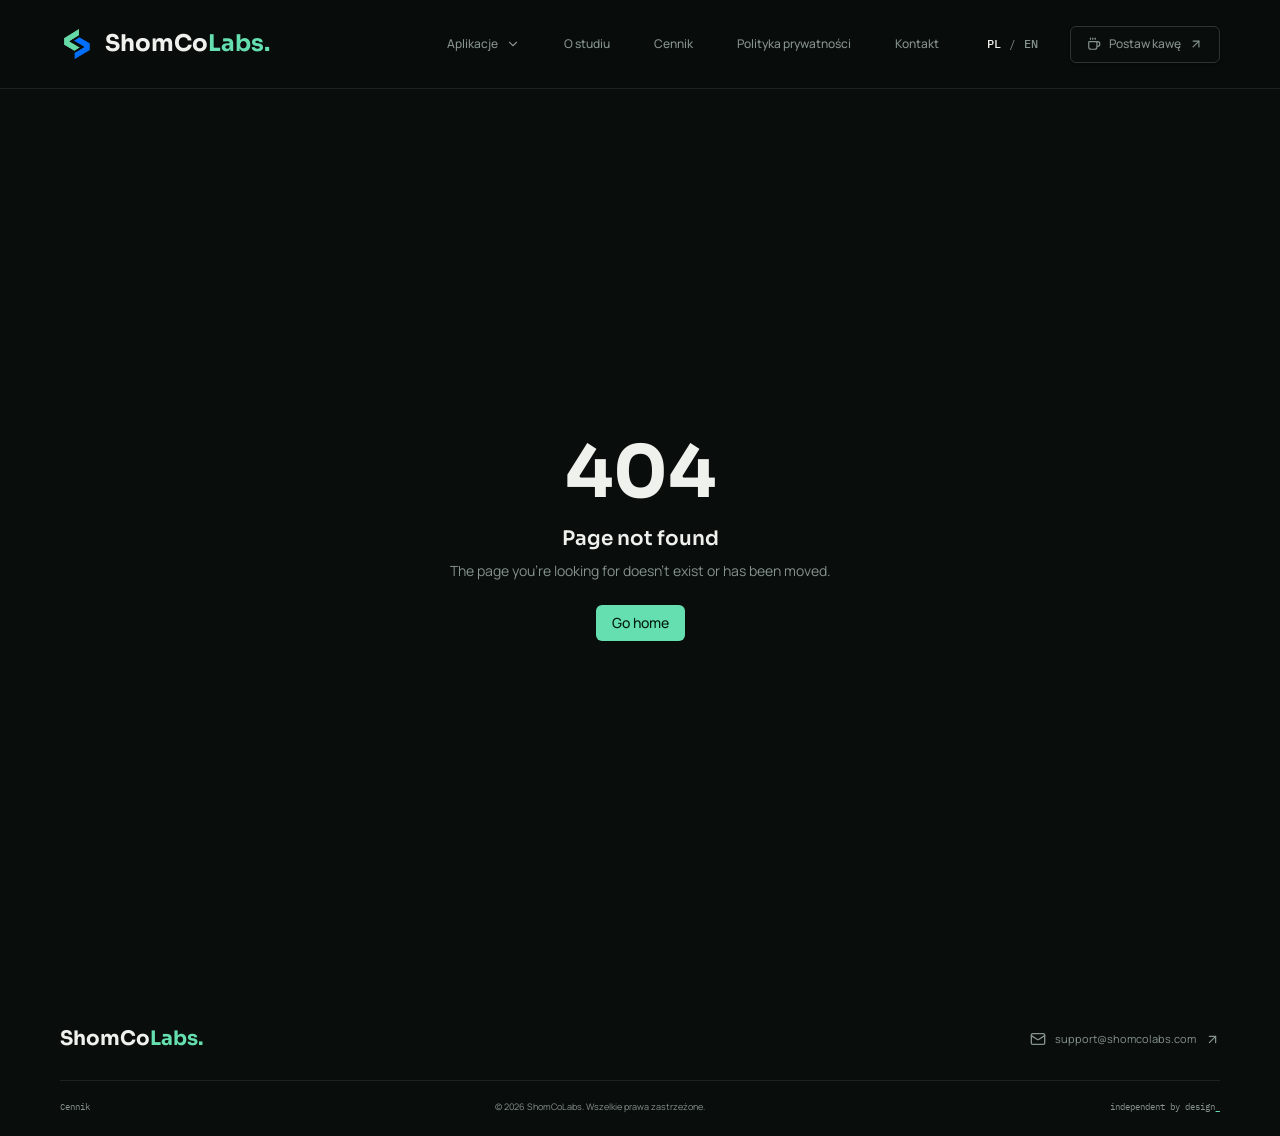
<file: boredom-jar/terms/index.html>
<!DOCTYPE html><html lang="pl"><head><meta charSet="utf-8"/><meta name="viewport" content="width=device-width, initial-scale=1"/><link rel="preload" as="image" href="/assets/brand-mark-Ce3m4dGQ.png"/><link rel="stylesheet" href="/assets/styles-D2ZASzrV.css" data-precedence="default"/><link rel="stylesheet" href="https://fonts.googleapis.com/css2?family=IBM+Plex+Mono:wght@400;500;600&amp;family=Manrope:wght@400;500;600;700;800&amp;family=Sora:wght@400;500;600;700;800&amp;display=swap" data-precedence="default"/><title>Warunki użytkowania — Boredom Jar | ShomCoLabs</title><meta name="author" content="Sebastian Szomko — ShomCoLabs"/><meta name="description" content="Warunki użytkowania aplikacji Boredom Jar od ShomCoLabs."/><meta property="og:title" content="Warunki użytkowania — Boredom Jar"/><meta property="og:description" content="Warunki użytkowania aplikacji Boredom Jar od ShomCoLabs."/><meta property="og:type" content="website"/><meta name="twitter:card" content="summary_large_image"/><link rel="modulepreload" href="/assets/index-DImiY_DD.js"/><link rel="modulepreload" href="/assets/boredom-jar-STi3O5xe.js"/><link rel="modulepreload" href="/assets/arrow-left-DYsNW35r.js"/><link rel="modulepreload" href="/assets/shield-check-CKolF62i.js"/><link rel="modulepreload" href="/assets/sparkles-0IxtAh7D.js"/><link rel="modulepreload" href="/assets/boredom-jar.terms-DQYdxaC5.js"/><link rel="modulepreload" href="/assets/legal-page-CRKzMO4J.js"/><link rel="icon" href="/favicon.png" type="image/png"/><link rel="preconnect" href="https://fonts.googleapis.com"/><link rel="preconnect" href="https://fonts.gstatic.com" crossorigin="anonymous"/></head><body><header class="site-header"><div class="site-container navigation"><a class="brand" href="/"><img src="/assets/brand-mark-Ce3m4dGQ.png" alt="" width="40" height="40"/><span>ShomCo<span class="brand-accent">Labs</span><span class="brand-dot">.</span></span></a><button class="inline-flex items-center justify-center gap-2 whitespace-nowrap rounded-md text-sm font-medium cursor-pointer transition-colors focus-visible:outline-none focus-visible:ring-1 focus-visible:ring-ring disabled:pointer-events-none disabled:opacity-50 disabled:cursor-not-allowed [&amp;_svg]:pointer-events-none [&amp;_svg]:size-4 [&amp;_svg]:shrink-0 hover:bg-accent hover:text-accent-foreground h-9 w-9 mobile-menu" aria-label="Otwórz menu" aria-expanded="false"><svg xmlns="http://www.w3.org/2000/svg" width="24" height="24" viewBox="0 0 24 24" fill="none" stroke="currentColor" stroke-width="2" stroke-linecap="round" stroke-linejoin="round" class="lucide lucide-menu" aria-hidden="true"><path d="M4 5h16"></path><path d="M4 12h16"></path><path d="M4 19h16"></path></svg></button><nav class="nav-items " aria-label="Nawigacja główna"><div class="product-navigation"><button class="inline-flex items-center justify-center gap-2 whitespace-nowrap rounded-md text-sm font-medium cursor-pointer transition-colors focus-visible:outline-none focus-visible:ring-1 focus-visible:ring-ring disabled:pointer-events-none disabled:opacity-50 disabled:cursor-not-allowed [&amp;_svg]:pointer-events-none [&amp;_svg]:size-4 [&amp;_svg]:shrink-0 hover:bg-accent hover:text-accent-foreground h-9 px-4 py-2" aria-expanded="false" aria-controls="product-menu">Aplikacje<svg xmlns="http://www.w3.org/2000/svg" width="24" height="24" viewBox="0 0 24 24" fill="none" stroke="currentColor" stroke-width="2" stroke-linecap="round" stroke-linejoin="round" class="lucide lucide-chevron-down" aria-hidden="true"><path d="m6 9 6 6 6-6"></path></svg></button></div><a href="/#studio" class="inline-flex items-center justify-center gap-2 whitespace-nowrap rounded-md text-sm font-medium cursor-pointer transition-colors focus-visible:outline-none focus-visible:ring-1 focus-visible:ring-ring disabled:pointer-events-none disabled:opacity-50 disabled:cursor-not-allowed [&amp;_svg]:pointer-events-none [&amp;_svg]:size-4 [&amp;_svg]:shrink-0 hover:bg-accent hover:text-accent-foreground h-9 px-4 py-2">O studiu</a><a href="mailto:support@shomcolabs.com" class="inline-flex items-center justify-center gap-2 whitespace-nowrap rounded-md text-sm font-medium cursor-pointer transition-colors focus-visible:outline-none focus-visible:ring-1 focus-visible:ring-ring disabled:pointer-events-none disabled:opacity-50 disabled:cursor-not-allowed [&amp;_svg]:pointer-events-none [&amp;_svg]:size-4 [&amp;_svg]:shrink-0 hover:bg-accent hover:text-accent-foreground h-9 px-4 py-2">Kontakt</a><div class="language-switch" aria-label="Wybierz język"><button class="inline-flex items-center justify-center gap-2 whitespace-nowrap font-medium cursor-pointer transition-colors focus-visible:outline-none focus-visible:ring-1 focus-visible:ring-ring disabled:pointer-events-none disabled:opacity-50 disabled:cursor-not-allowed [&amp;_svg]:pointer-events-none [&amp;_svg]:size-4 [&amp;_svg]:shrink-0 hover:bg-accent hover:text-accent-foreground h-8 rounded-md px-3 text-xs language-active" aria-pressed="true">PL</button><span>/</span><button class="inline-flex items-center justify-center gap-2 whitespace-nowrap font-medium cursor-pointer transition-colors focus-visible:outline-none focus-visible:ring-1 focus-visible:ring-ring disabled:pointer-events-none disabled:opacity-50 disabled:cursor-not-allowed [&amp;_svg]:pointer-events-none [&amp;_svg]:size-4 [&amp;_svg]:shrink-0 hover:bg-accent hover:text-accent-foreground h-8 rounded-md px-3 text-xs" aria-pressed="false">EN</button></div><a href="https://buycoffee.to/shomcolabs" target="_blank" rel="noopener noreferrer" class="inline-flex items-center justify-center gap-2 whitespace-nowrap rounded-md text-sm font-medium cursor-pointer transition-colors focus-visible:outline-none focus-visible:ring-1 focus-visible:ring-ring disabled:pointer-events-none disabled:opacity-50 disabled:cursor-not-allowed [&amp;_svg]:pointer-events-none [&amp;_svg]:size-4 [&amp;_svg]:shrink-0 border border-input bg-background shadow-sm hover:bg-accent hover:text-accent-foreground h-9 px-4 py-2 coffee-nav"><svg xmlns="http://www.w3.org/2000/svg" width="24" height="24" viewBox="0 0 24 24" fill="none" stroke="currentColor" stroke-width="2" stroke-linecap="round" stroke-linejoin="round" class="lucide lucide-coffee" aria-hidden="true"><path d="M10 2v2"></path><path d="M14 2v2"></path><path d="M16 8a1 1 0 0 1 1 1v8a4 4 0 0 1-4 4H7a4 4 0 0 1-4-4V9a1 1 0 0 1 1-1h14a4 4 0 1 1 0 8h-1"></path><path d="M6 2v2"></path></svg>Postaw kawę<svg xmlns="http://www.w3.org/2000/svg" width="24" height="24" viewBox="0 0 24 24" fill="none" stroke="currentColor" stroke-width="2" stroke-linecap="round" stroke-linejoin="round" class="lucide lucide-arrow-up-right" aria-hidden="true"><path d="M7 7h10v10"></path><path d="M7 17 17 7"></path></svg></a></nav></div></header><!--$--><main class="site-container legal-page"><a class="inline-flex items-center justify-center gap-2 whitespace-nowrap rounded-md text-sm font-medium cursor-pointer transition-colors focus-visible:outline-none focus-visible:ring-1 focus-visible:ring-ring disabled:pointer-events-none disabled:opacity-50 disabled:cursor-not-allowed [&amp;_svg]:pointer-events-none [&amp;_svg]:size-4 [&amp;_svg]:shrink-0 text-primary underline-offset-4 hover:underline h-9 px-4 py-2 back-link" href="/"><svg xmlns="http://www.w3.org/2000/svg" width="24" height="24" viewBox="0 0 24 24" fill="none" stroke="currentColor" stroke-width="2" stroke-linecap="round" stroke-linejoin="round" class="lucide lucide-arrow-left" aria-hidden="true"><path d="m12 19-7-7 7-7"></path><path d="M19 12H5"></path></svg>Powrót do ShomCoLabs</a><div class="eyebrow">BOREDOM JAR<!-- --> / <!-- -->DOKUMENTY</div><h1>Warunki użytkowania</h1><div class="legal-tabs"><a class="inline-flex items-center justify-center gap-2 whitespace-nowrap rounded-md text-sm font-medium cursor-pointer transition-colors focus-visible:outline-none focus-visible:ring-1 focus-visible:ring-ring disabled:pointer-events-none disabled:opacity-50 disabled:cursor-not-allowed [&amp;_svg]:pointer-events-none [&amp;_svg]:size-4 [&amp;_svg]:shrink-0 hover:bg-accent hover:text-accent-foreground h-9 px-4 py-2" href="/boredom-jar/privacy"><svg xmlns="http://www.w3.org/2000/svg" width="24" height="24" viewBox="0 0 24 24" fill="none" stroke="currentColor" stroke-width="2" stroke-linecap="round" stroke-linejoin="round" class="lucide lucide-shield-check" aria-hidden="true"><path d="M20 13c0 5-3.5 7.5-7.66 8.95a1 1 0 0 1-.67-.01C7.5 20.5 4 18 4 13V6a1 1 0 0 1 1-1c2 0 4.5-1.2 6.24-2.72a1.17 1.17 0 0 1 1.52 0C14.51 3.81 17 5 19 5a1 1 0 0 1 1 1z"></path><path d="m9 12 2 2 4-4"></path></svg>Prywatność</a><a class="inline-flex items-center justify-center gap-2 whitespace-nowrap rounded-md text-sm font-medium cursor-pointer transition-colors focus-visible:outline-none focus-visible:ring-1 focus-visible:ring-ring disabled:pointer-events-none disabled:opacity-50 disabled:cursor-not-allowed [&amp;_svg]:pointer-events-none [&amp;_svg]:size-4 [&amp;_svg]:shrink-0 bg-secondary text-secondary-foreground shadow-sm hover:bg-secondary/80 h-9 px-4 py-2 active" href="/boredom-jar/terms" data-status="active" aria-current="page"><svg xmlns="http://www.w3.org/2000/svg" width="24" height="24" viewBox="0 0 24 24" fill="none" stroke="currentColor" stroke-width="2" stroke-linecap="round" stroke-linejoin="round" class="lucide lucide-file-text" aria-hidden="true"><path d="M6 22a2 2 0 0 1-2-2V4a2 2 0 0 1 2-2h8a2.4 2.4 0 0 1 1.704.706l3.588 3.588A2.4 2.4 0 0 1 20 8v12a2 2 0 0 1-2 2z"></path><path d="M14 2v5a1 1 0 0 0 1 1h5"></path><path d="M10 9H8"></path><path d="M16 13H8"></path><path d="M16 17H8"></path></svg>Warunki użytkowania</a></div><p class="legal-date">Obowiązuje od<!-- --> 12.10.2026</p><article class="legal-document"><div><h3><strong>1. Operator i akceptacja</strong></h3>
<p>Boredom Jar jest udostępniana przez <strong>ShomCoLabs</strong> (kontakt: support@shomcolabs.com). Przed publikacją należy uzupełnić pełne dane operatora wymagane przez właściwe prawo. Korzystając z aplikacji, użytkownik zobowiązuje się przestrzegać niniejszych warunków oraz obowiązującego prawa.</p>
<h3><strong>2. Charakter usługi</strong></h3>
<p>Boredom Jar proponuje aktywności i pomysły na spędzanie czasu. Sugestie mogą być losowane lub dobierane według preferencji, pogody i lokalizacji. Informacje o miejscach, dostępności i pogodzie pochodzą od zewnętrznych dostawców i mogą być niepełne, nieaktualne lub błędne. Aplikacja nie gwarantuje dostępności żadnego miejsca ani określonego rezultatu aktywności.</p>
<h3><strong>3. Bezpieczeństwo i odpowiedzialność użytkownika</strong></h3>
<p>Użytkownik samodzielnie ocenia, czy dana aktywność jest odpowiednia do wieku, zdrowia, umiejętności, warunków pogodowych i lokalnych przepisów. Przed wyjściem należy sprawdzić warunki, dostępność, koszty i ewentualne ryzyka. Sugestie nie stanowią porady medycznej, sportowej ani profesjonalnej. Nie wykonuj aktywności niebezpiecznych lub niezgodnych z prawem.</p>
<h3><strong>4. Lokalizacja i usługi zewnętrzne</strong></h3>
<p>Funkcje miejsc w pobliżu i pogody mogą wymagać dostępu do lokalizacji i połączenia internetowego. Korzystanie z danych dostawców, w tym Geoapify, WeatherAPI, OpenStreetMap oraz technologii tłumaczenia Google ML Kit, może podlegać ich odrębnym warunkom. Więcej informacji znajduje się w Polityce prywatności.</p>
<h3><strong>5. Dane i dostępność</strong></h3>
<p>Preferencje i historia są przechowywane lokalnie na urządzeniu. Użytkownik odpowiada za własne kopie zapasowe, jeśli są mu potrzebne. Operator może aktualizować, ograniczać lub wycofywać funkcje aplikacji w zakresie dozwolonym przez prawo. Nie gwarantuje nieprzerwanego działania usług zewnętrznych.</p>
<h3><strong>6. Prawa autorskie</strong></h3>
<p>Kod, układ i autorskie treści aplikacji są chronione prawem, z zastrzeżeniem praw i licencji podmiotów trzecich. Użytkownik otrzymuje niewyłączną, odwołalną w granicach prawa licencję na osobiste korzystanie z aplikacji. Nie wolno naruszać praw osób trzecich ani wykorzystywać aplikacji w sposób niezgodny z prawem.</p>
<h3><strong>7. Odpowiedzialność i prawa konsumenta</strong></h3>
<p>W zakresie dopuszczalnym przez prawo operator nie odpowiada za skutki polegania na niezweryfikowanych sugestiach i danych zewnętrznych. Żadne postanowienie nie ogranicza praw konsumenta, których nie można wyłączyć na mocy obowiązujących przepisów.</p>
<h3><strong>8. Zmiany i kontakt</strong></h3>
<p>Warunki mogą być aktualizowane; aktualna wersja będzie dostępna na tej stronie. Pytania: support@shomcolabs.com. Zastosowanie mają bezwzględnie obowiązujące przepisy właściwego prawa.</p>
</div></article></main><script>(function(a,f){let l;try{l=JSON.parse(sessionStorage.getItem(a)||"{}")}catch{return}const n=l?.[f||history.state?.__TSR_key];let c=!1;for(const t in n){const e=n[t],o=e?.scrollX,s=e?.scrollY;if(Number.isFinite(o)&&Number.isFinite(s)){if(t==="window")scrollTo(o,s),c=!0;else if(t)try{const r=document.querySelector(t);r&&(r.scrollLeft=o,r.scrollTop=s)}catch{}}}if(c)return;const i=location.hash.slice(1);if(i){const t=history.state?.__hashScrollIntoViewOptions??!0;if(t){const e=document.getElementById(i);e&&e.scrollIntoView(t)}return}scrollTo(0,0)})("tsr-scroll-restoration-v1_3");document.currentScript.remove()</script><!--/$--><footer class="site-footer"><div class="site-container"><div class="footer-top"><a class="brand footer-brand" href="/">ShomCo<span class="brand-accent">Labs</span><span class="brand-dot">.</span></a><a class="contact-link" href="mailto:support@shomcolabs.com"><svg xmlns="http://www.w3.org/2000/svg" width="16" height="16" viewBox="0 0 24 24" fill="none" stroke="currentColor" stroke-width="2" stroke-linecap="round" stroke-linejoin="round" class="lucide lucide-mail" aria-hidden="true"><path d="m22 7-8.991 5.727a2 2 0 0 1-2.009 0L2 7"></path><rect x="2" y="4" width="20" height="16" rx="2"></rect></svg>support@shomcolabs.com<svg xmlns="http://www.w3.org/2000/svg" width="15" height="15" viewBox="0 0 24 24" fill="none" stroke="currentColor" stroke-width="2" stroke-linecap="round" stroke-linejoin="round" class="lucide lucide-arrow-up-right" aria-hidden="true"><path d="M7 7h10v10"></path><path d="M7 17 17 7"></path></svg></a></div><div class="footer-bottom"><span>© 2026 ShomCoLabs. <!-- -->Wszelkie prawa zastrzeżone.</span><span class="mono">independent by design<span class="brand-dot">_</span></span></div></div></footer><script data-tsr-stream-part="">(self.$R=self.$R||{})["tsr"]=[];self.$_TSR={h(){this.hydrated=!0,this.c()},e(){this.streamEnded=!0,this.c()},c(){this.hydrated&&this.streamEnded&&(delete self.$_TSR,delete self.$R.tsr)},p(e){this.initialized?e():this.buffer.push(e)},buffer:[]};$_TSR.router=($R=>$R[0]={manifest:$R[1]={routes:$R[2]={__root__:$R[3]={preloads:$R[4]=["/assets/index-DImiY_DD.js"],scripts:$R[5]=[$R[6]={attrs:$R[7]={type:"module",async:!0,src:"/assets/index-DImiY_DD.js"}}]},"/boredom-jar":$R[8]={preloads:$R[9]=["/assets/boredom-jar-STi3O5xe.js","/assets/arrow-left-DYsNW35r.js","/assets/shield-check-CKolF62i.js","/assets/sparkles-0IxtAh7D.js"]},"/boredom-jar/terms":$R[10]={preloads:$R[11]=["/assets/boredom-jar.terms-DQYdxaC5.js","/assets/legal-page-CRKzMO4J.js"]}}},matches:$R[12]=[$R[13]={i:"__root__ ",u:1792007338257,s:"success",ssr:!0},$R[14]={i:" boredom-jar boredom-jar",u:1792007338257,s:"success",ssr:!0},$R[15]={i:" boredom-jar terms boredom-jar terms",u:1792007338257,s:"success",ssr:!0}]})($R["tsr"]);$_TSR.e();{let s=document.currentScript,p;while((p=s.previousElementSibling)&&p.hasAttribute('data-tsr-stream-part'))p.remove();s.remove()}</script><script type="module" async="" src="/assets/index-DImiY_DD.js"></script><script>document.currentScript.remove();/*$tsr-stream-boundary*/</script></body></html>
</file>
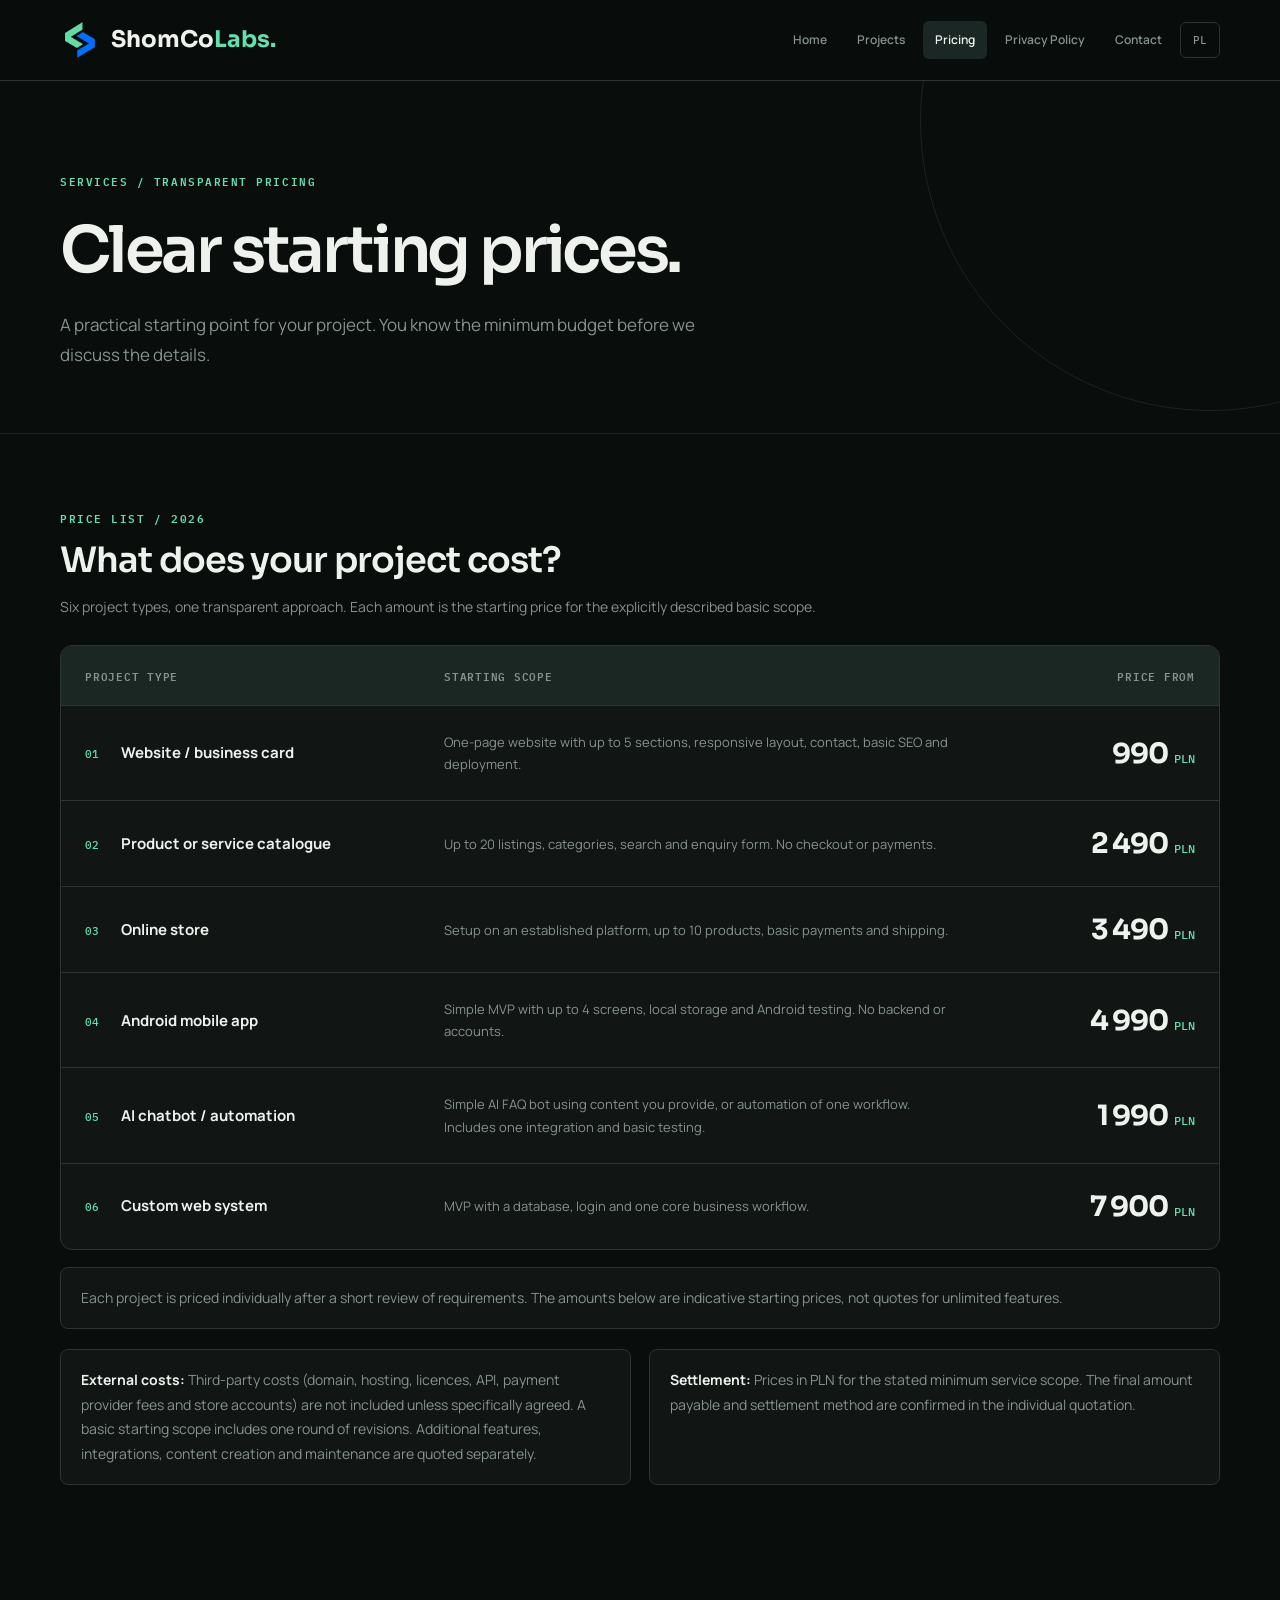
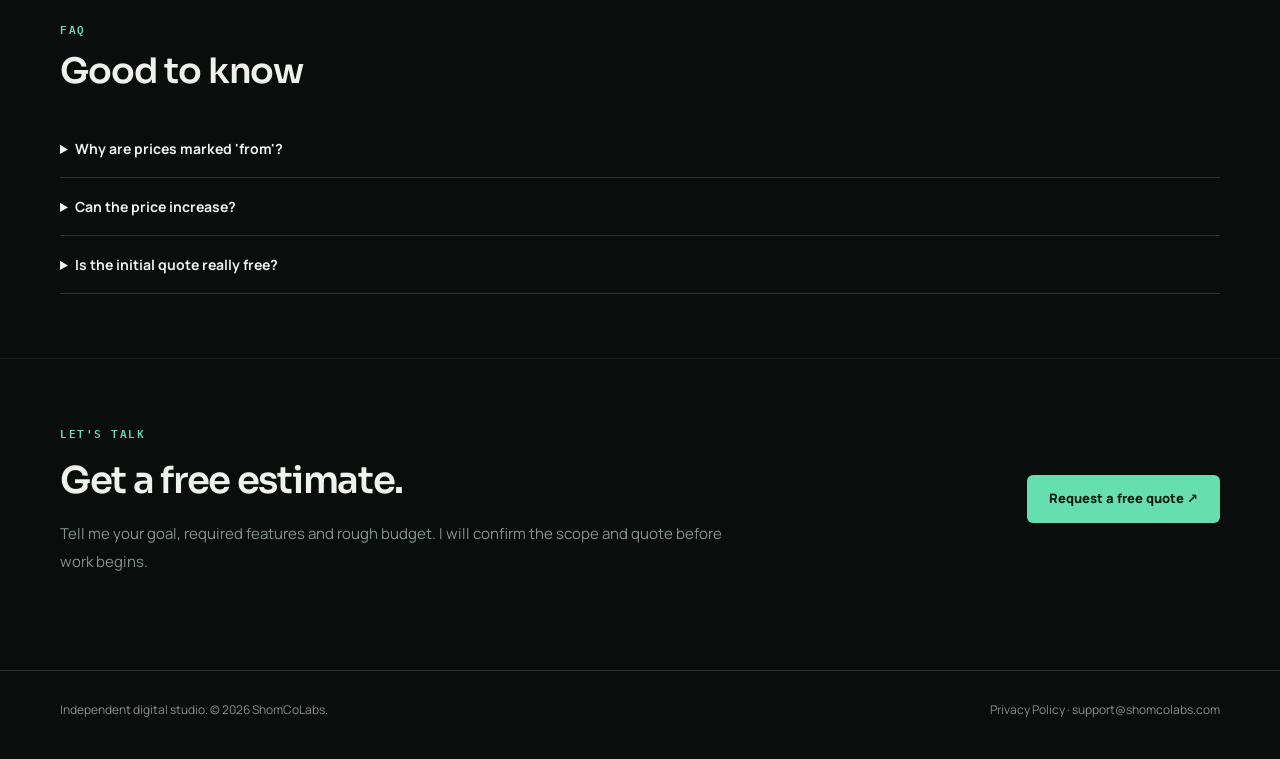
<file: en/pricing/index.html>
<!doctype html>
<html lang="en">
<head>
<meta charset="utf-8">
<meta name="viewport" content="width=device-width,initial-scale=1">
<meta name="description" content="Indicative prices for websites, product catalogues, online shops, Android apps, AI automation and custom web systems. Free personal quotes.">
<meta name="theme-color" content="#242b29">
<link rel="icon" href="/favicon.png" type="image/png">
<link rel="canonical" href="https://shomcolabs.com/en/pricing/">
<link rel="alternate" hreflang="pl" href="https://shomcolabs.com/cennik/">
<link rel="alternate" hreflang="en" href="https://shomcolabs.com/en/pricing/">
<link rel="stylesheet" href="/assets/styles-D2ZASzrV.css">
<link rel="stylesheet" href="https://fonts.googleapis.com/css2?family=IBM+Plex+Mono:wght@400;500;600&family=Manrope:wght@400;500;600;700;800&family=Sora:wght@400;500;600;700;800&display=swap">
<title>Pricing | ShomCoLabs</title>
<style>
.pricing-page{font-family:Manrope,system-ui,sans-serif;background:var(--background,#232927);color:var(--foreground,#f5f5f4);min-height:100vh}
.pricing-page a{text-decoration:none}.pricing-page a:focus-visible,.pricing-page summary:focus-visible{outline:2px solid var(--primary,#a3e9c1);outline-offset:4px}
.pricing-header{border-bottom:1px solid var(--border,#3c4a46);background:var(--header-surface,#202824);position:sticky;top:0;z-index:10}
.pricing-nav{display:flex;align-items:center;justify-content:space-between;gap:24px;min-height:80px}
.pricing-brand{font-size:23px;gap:11px;display:inline-flex;align-items:center;white-space:nowrap;flex-shrink:0}.pricing-brand img{width:40px;height:40px;object-fit:contain}
.pricing-logo strong,.pricing-logo b{color:var(--primary,#99dfbe)}
.pricing-links{display:flex;gap:6px;align-items:center;flex-wrap:wrap;justify-content:flex-end}
.pricing-links a{font-size:12px;font-weight:600;color:var(--muted-foreground,#c4c8c4);padding:10px 12px;border-radius:6px;transition:background .2s,color .2s}
.pricing-links a:hover,.pricing-links a[aria-current="page"]{color:var(--foreground,#fff);background:var(--accent,#343e3b)}
.pricing-links .lang-switch{font:500 11px "IBM Plex Mono",monospace;border:1px solid var(--border,#405149)}
.pricing-hero{padding:90px 0 62px;border-bottom:1px solid var(--subtle-line,#334039);position:relative;overflow:hidden}
.pricing-hero:after{content:"";position:absolute;right:-220px;top:-250px;width:580px;height:580px;border:1px solid var(--border,#405149);border-radius:50%;pointer-events:none;opacity:.55}
.pricing-eyebrow{font:600 11px "IBM Plex Mono",monospace;color:var(--primary,#9fe4c2);letter-spacing:.14em}
.pricing-hero h1{font:600 clamp(36px,5vw,64px)/1.15 Sora,sans-serif;letter-spacing:-.05em;margin:24px 0 22px;max-width:820px}
.pricing-hero p{font-size:17px;line-height:1.8;color:var(--muted-foreground,#bec7c2);max-width:690px}
.pricing-section{padding:74px 0 70px}
.pricing-head{max-width:830px;margin-bottom:26px}.pricing-head h2{font:600 clamp(25px,3vw,35px)/1.25 Sora,sans-serif;letter-spacing:-.03em;margin:12px 0 12px}
.pricing-head p,.pricing-note{color:var(--muted-foreground,#bec7c2);line-height:1.75;font-size:14px}
.pricing-scroll{overflow-x:auto;border:1px solid var(--border,#405149);border-radius:12px;background:var(--card,#2e3632)}
.pricing-table{border-collapse:collapse;min-width:720px;width:100%;table-layout:fixed}
.pricing-table thead th{padding:20px 24px;text-align:left;background:var(--secondary,#35443d);color:var(--muted-foreground,#c3cec7);font:600 11px "IBM Plex Mono",monospace;text-transform:uppercase;letter-spacing:.07em}
.pricing-table thead th:first-child{width:31%}.pricing-table thead th:nth-child(2){width:48%}.pricing-table thead th:last-child{width:21%;text-align:right}
.pricing-table tbody th,.pricing-table tbody td{text-align:left;vertical-align:middle;padding:25px 24px;border-top:1px solid var(--border,#405149);font-size:13px;line-height:1.7}
.pricing-table tbody th{font-weight:700;font-size:15px}.pricing-table tbody td:nth-child(2){color:var(--muted-foreground,#bec7c2)}
.pricing-table tbody tr:hover{background:var(--accent,#35453f)}
.pricing-service{display:flex;gap:12px;align-items:baseline}
.pricing-index{color:var(--primary,#9fe4c2);font:500 11px "IBM Plex Mono",monospace;display:inline-block;min-width:24px;flex-shrink:0}
.pricing-table .pricing-amount{text-align:right;white-space:nowrap;color:var(--foreground,#fff)}
.pricing-amount span{font:700 clamp(21px,2.2vw,28px) Sora,sans-serif;letter-spacing:-.04em}
.pricing-amount small{font:500 12px "IBM Plex Mono",monospace;color:var(--primary,#9fe4c2);margin-left:6px}
.pricing-notes{display:grid;grid-template-columns:1fr 1fr;gap:18px;margin:20px 0 0}
.pricing-note{padding:18px 20px;border:1px solid var(--border,#405149);border-radius:8px;background:var(--card,#2e3632);margin:0}
.pricing-note strong{color:var(--foreground,#fff)}
.pricing-feature{border-top:1px solid var(--subtle-line,#334039);border-bottom:1px solid var(--subtle-line,#334039);padding:65px 0}
.pricing-featurebox{display:grid;grid-template-columns:minmax(0,1fr) minmax(0,1.25fr);gap:45px;align-items:center}
.pricing-feature h2,.pricing-contact h2{font:600 clamp(25px,3vw,37px)/1.3 Sora,sans-serif;letter-spacing:-.035em;margin:15px 0}
.pricing-feature p,.pricing-contact p{font-size:15px;line-height:1.85;color:var(--muted-foreground,#c3c9c5)}
.pricing-faq-wrap{padding:64px 0;border-bottom:1px solid var(--subtle-line,#334039)}
.pricing-faq{border-bottom:1px solid var(--border,#405149);padding:18px 0}
.pricing-faq summary{cursor:pointer;font-weight:700;font-size:14px}.pricing-faq p{font-size:14px;color:var(--muted-foreground,#c3c9c5);line-height:1.8;margin:14px 0 2px;max-width:830px}
.pricing-contact{padding:64px 0 95px}.pricing-contact-wrap{display:flex;justify-content:space-between;align-items:center;gap:35px}
.pricing-contact-copy{max-width:680px}.pricing-cta{display:inline-flex;justify-content:center;align-items:center;text-align:center;min-height:48px;background:var(--primary,#9fe4c2);color:var(--primary-foreground,#173328)!important;border-radius:6px;padding:13px 22px;font-size:13px;font-weight:800;white-space:nowrap;transition:transform .2s}
.pricing-cta:hover{transform:translateY(-2px)}
.pricing-footer{border-top:1px solid var(--border,#405149);padding:30px 0 40px;font-size:12px;color:var(--muted-foreground,#c3c9c5)}
.pricing-footrow{display:flex;justify-content:space-between;gap:24px;flex-wrap:wrap}
@media(max-width:780px){.pricing-nav{align-items:flex-start;flex-direction:column;padding:18px 0;gap:12px}.pricing-links{justify-content:flex-start;margin-left:-12px}.pricing-links a{padding:8px 11px}.pricing-hero{padding:58px 0 45px}.pricing-section{padding:45px 0}.pricing-notes{grid-template-columns:1fr}.pricing-featurebox{grid-template-columns:1fr;gap:14px}.pricing-contact-wrap{flex-direction:column;align-items:flex-start}.pricing-cta{white-space:normal}.pricing-hero:after{display:none}}
@media(max-width:550px){.pricing-page .site-container{width:calc(100% - 36px)}.pricing-hero h1{font-size:36px}.pricing-hero p{font-size:15px}.pricing-table{min-width:645px}.pricing-table thead th,.pricing-table tbody th,.pricing-table tbody td{padding:17px 16px}.pricing-amount span{font-size:20px}}
</style>
</head>
<body class="pricing-page">
<header class="pricing-header"><div class="site-container pricing-nav"><a class="brand pricing-brand" href="/" aria-label="ShomCoLabs"><img src="/assets/brand-mark-Ce3m4dGQ.png" alt="" width="40" height="40"><span>ShomCo<span class="brand-accent">Labs</span><span class="brand-dot">.</span></span></a><nav class="pricing-links" aria-label="Main navigation">
<a href="/">Home</a><a href="/#aplikacje">Projects</a><a href="/en/pricing/" aria-current="page">Pricing</a><a href="/en/privacy/">Privacy Policy</a><a href="mailto:support@shomcolabs.com">Contact</a><a class="lang-switch" href="/cennik/" aria-label="Switch to Polish">PL</a>
</nav></div></header>
<main>
<section class="pricing-hero"><div class="site-container"><div class="pricing-eyebrow">SERVICES / TRANSPARENT PRICING</div><h1>Clear starting prices.</h1><p>A practical starting point for your project. You know the minimum budget before we discuss the details.</p></div></section>
<section class="pricing-section" id="cennik"><div class="site-container"><div class="pricing-head"><div class="pricing-eyebrow">PRICE LIST / 2026</div><h2>What does your project cost?</h2><p>Six project types, one transparent approach. Each amount is the starting price for the explicitly described basic scope.</p></div>
<div class="pricing-scroll" role="region" tabindex="0" aria-label="Project pricing table"><table class="pricing-table"><thead><tr><th scope="col">Project type</th><th scope="col">Starting scope</th><th scope="col">Price from</th></tr></thead><tbody><tr><th scope="row"><div class="pricing-service"><span class="pricing-index">01</span><span>Website / business card</span></div></th><td>One-page website with up to 5 sections, responsive layout, contact, basic SEO and deployment.</td><td class="pricing-amount"><span>990</span><small>PLN</small></td></tr>
<tr><th scope="row"><div class="pricing-service"><span class="pricing-index">02</span><span>Product or service catalogue</span></div></th><td>Up to 20 listings, categories, search and enquiry form. No checkout or payments.</td><td class="pricing-amount"><span>2 490</span><small>PLN</small></td></tr>
<tr><th scope="row"><div class="pricing-service"><span class="pricing-index">03</span><span>Online store</span></div></th><td>Setup on an established platform, up to 10 products, basic payments and shipping.</td><td class="pricing-amount"><span>3 490</span><small>PLN</small></td></tr>
<tr><th scope="row"><div class="pricing-service"><span class="pricing-index">04</span><span>Android mobile app</span></div></th><td>Simple MVP with up to 4 screens, local storage and Android testing. No backend or accounts.</td><td class="pricing-amount"><span>4 990</span><small>PLN</small></td></tr>
<tr><th scope="row"><div class="pricing-service"><span class="pricing-index">05</span><span>AI chatbot / automation</span></div></th><td>Simple AI FAQ bot using content you provide, or automation of one workflow. Includes one integration and basic testing.</td><td class="pricing-amount"><span>1 990</span><small>PLN</small></td></tr>
<tr><th scope="row"><div class="pricing-service"><span class="pricing-index">06</span><span>Custom web system</span></div></th><td>MVP with a database, login and one core business workflow.</td><td class="pricing-amount"><span>7 900</span><small>PLN</small></td></tr></tbody></table></div>
<p class="pricing-note" style="margin-top:17px">Each project is priced individually after a short review of requirements. The amounts below are indicative starting prices, not quotes for unlimited features.</p>
<div class="pricing-notes"><p class="pricing-note"><strong>External costs:</strong> Third-party costs (domain, hosting, licences, API, payment provider fees and store accounts) are not included unless specifically agreed. A basic starting scope includes one round of revisions. Additional features, integrations, content creation and maintenance are quoted separately.</p><p class="pricing-note"><strong>Settlement:</strong> Prices in PLN for the stated minimum service scope. The final amount payable and settlement method are confirmed in the individual quotation.</p></div>
</div></section>
<section class="pricing-faq-wrap"><div class="site-container"><div class="pricing-head"><div class="pricing-eyebrow">FAQ</div><h2>Good to know</h2></div><details class="pricing-faq"><summary>Why are prices marked 'from'?</summary><p>A one-page website and a multi-language website with CMS require different amounts of work. A fixed starting price applies to the minimum scope described above.</p></details><details class="pricing-faq"><summary>Can the price increase?</summary><p>Yes, if the requirements expand. Before work begins, you receive a scope, schedule and quotation. No scope expansion without agreement.</p></details><details class="pricing-faq"><summary>Is the initial quote really free?</summary><p>Yes. Send a project brief and I will prepare an initial estimate, verified by a person.</p></details></div></section>
<section class="pricing-contact"><div class="site-container pricing-contact-wrap"><div class="pricing-contact-copy"><div class="pricing-eyebrow">LET'S TALK</div><h2>Get a free estimate.</h2><p>Tell me your goal, required features and rough budget. I will confirm the scope and quote before work begins.</p></div><a class="pricing-cta" href="https://forms.gle/QJYjpuBWCXtK4kv99" target="_blank" rel="noopener noreferrer">Request a free quote ↗</a></div></section>
</main>
<footer class="pricing-footer"><div class="site-container pricing-footrow"><span>Independent digital studio. © 2026 ShomCoLabs.</span><span><a href="/en/privacy/">Privacy Policy</a> · <a href="mailto:support@shomcolabs.com">support@shomcolabs.com</a></span></div></footer>
</body></html>
</file>
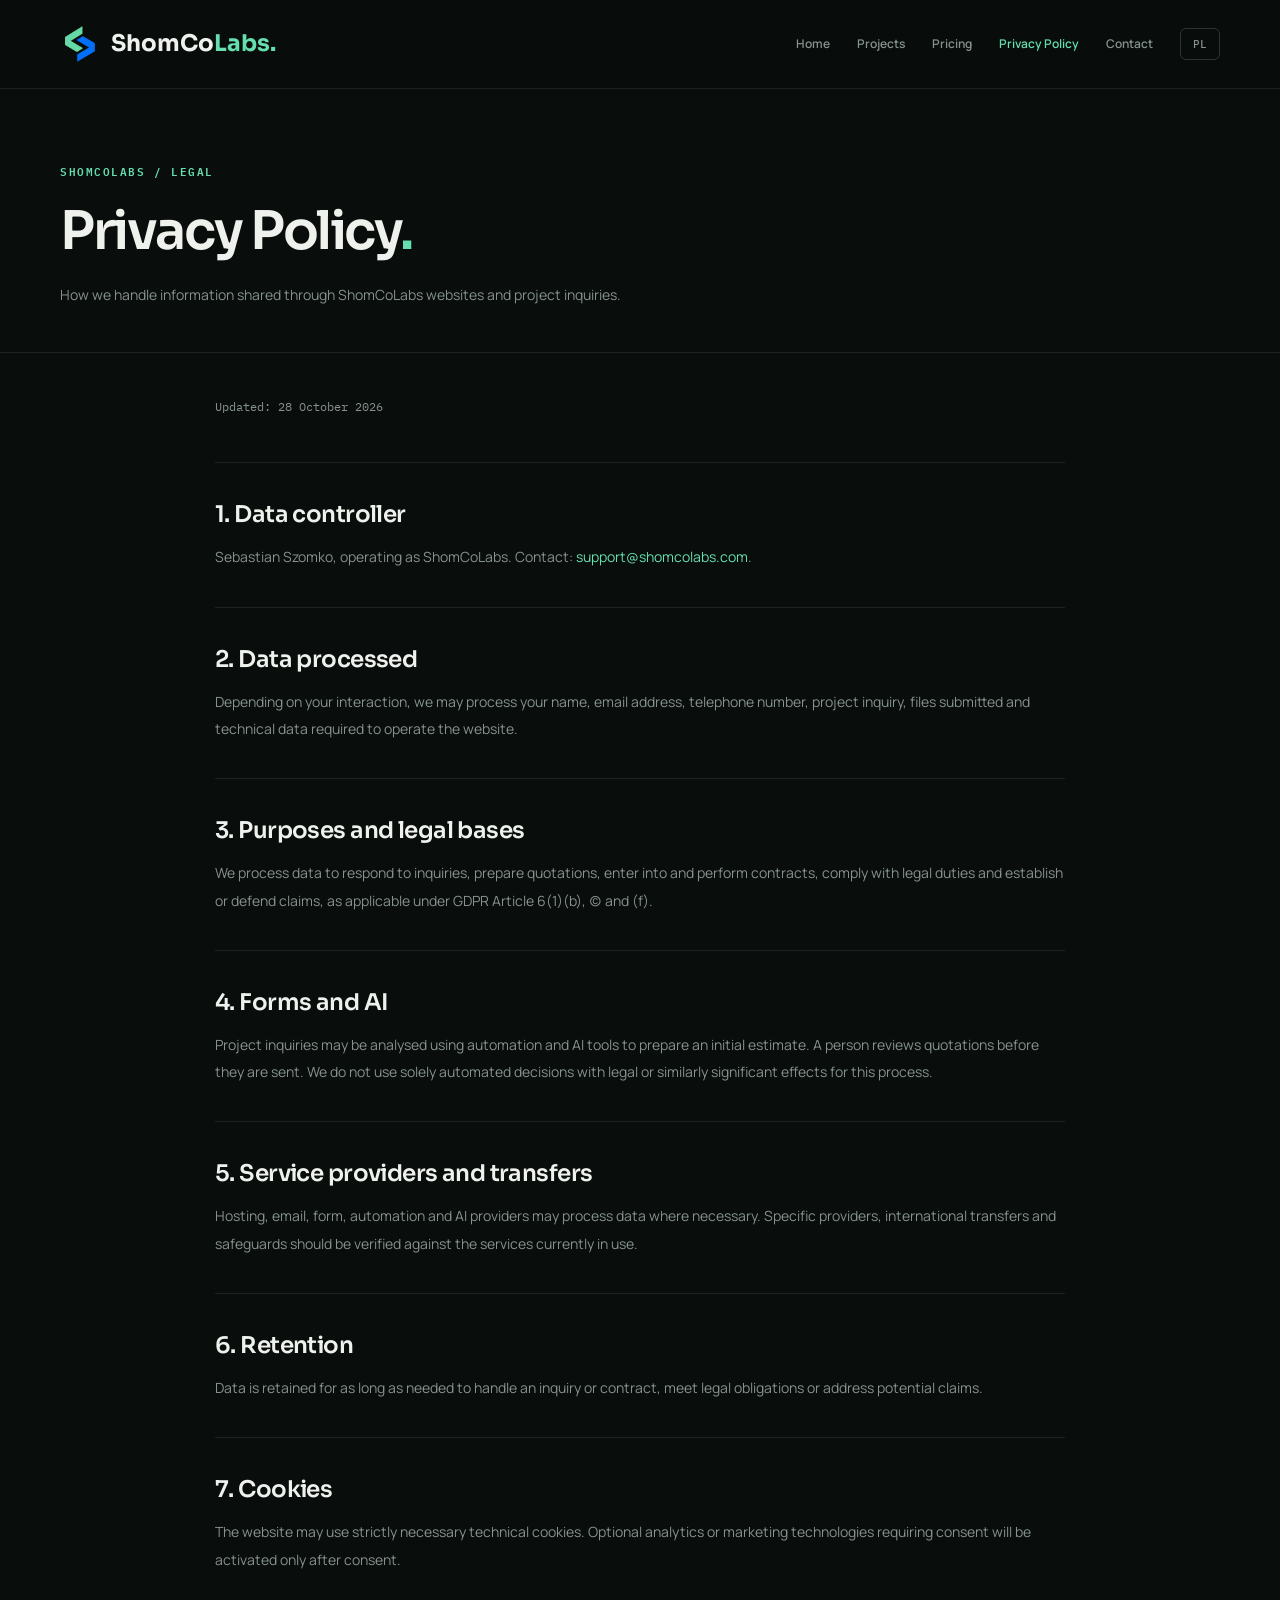
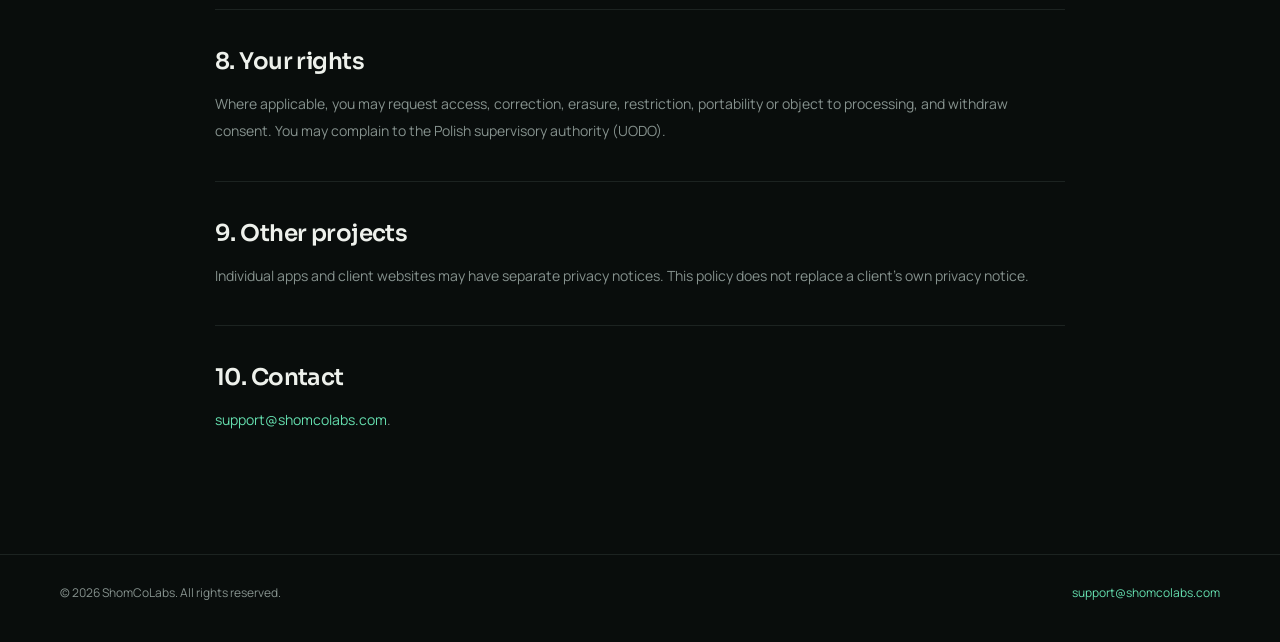
<file: en/privacy/index.html>
<!doctype html>
<html lang="en">
<head>
<meta charset="utf-8">
<meta name="viewport" content="width=device-width,initial-scale=1">
<title>Privacy Policy | ShomCoLabs</title>
<meta name="description" content="ShomCoLabs privacy policy: data processing, inquiries, AI-assisted quotations, cookies and your rights.">
<meta name="theme-color" content="#101715">
<link rel="icon" href="/favicon.png" type="image/png">
<link rel="canonical" href="https://shomcolabs.com/en/privacy/">
<link rel="alternate" hreflang="pl" href="https://shomcolabs.com/privacy/">
<link rel="alternate" hreflang="en" href="https://shomcolabs.com/en/privacy/">
<link rel="stylesheet" href="/assets/styles-D2ZASzrV.css">
<link rel="stylesheet" href="https://fonts.googleapis.com/css2?family=IBM+Plex+Mono:wght@400;500;600&amp;family=Manrope:wght@400;500;600;700;800&amp;family=Sora:wght@400;500;600;700;800&amp;display=swap">
<style>
.privacy-shell{min-height:100vh;background:var(--background);color:var(--foreground);font-family:Manrope,system-ui,sans-serif}
.privacy-shell a:focus-visible{outline:2px solid var(--primary);outline-offset:4px}
.privacy-nav{min-height:88px;display:flex;align-items:center;justify-content:space-between;gap:24px}
.privacy-brand{display:inline-flex;align-items:center;gap:11px;flex-shrink:0;white-space:nowrap;font-size:23px}
.privacy-brand img{height:40px;width:40px;object-fit:contain}
.privacy-nav-links{display:flex;align-items:center;justify-content:flex-end;gap:clamp(12px,2.4vw,27px);flex-wrap:wrap}
.privacy-nav-links a{font-size:12px;font-weight:600;color:var(--muted-foreground);text-decoration:none;transition:color .2s}
.privacy-nav-links a:hover,.privacy-nav-links a[aria-current="page"]{color:var(--primary)}
.privacy-nav-links .privacy-lang{font:500 11px "IBM Plex Mono",monospace;border:1px solid var(--border);padding:8px 12px;border-radius:6px}
.privacy-hero{padding:72px 0 45px;border-bottom:1px solid var(--subtle-line)}
.privacy-eyebrow{font:600 11px "IBM Plex Mono",monospace;letter-spacing:.14em;color:var(--primary)}
.privacy-hero h1{font:600 clamp(34px,4.5vw,53px)/1.2 Sora,sans-serif;letter-spacing:-.045em;margin:20px 0 18px}
.privacy-hero p{font-size:14px;color:var(--muted-foreground);line-height:1.8}
.privacy-main{padding:42px 0 85px;max-width:850px}
.privacy-main h2{font:600 clamp(18px,2.3vw,23px)/1.35 Sora,sans-serif;letter-spacing:-.025em;margin:36px 0 13px}
.privacy-main p{font-size:14px;line-height:1.95;color:var(--muted-foreground);margin:0 0 16px}
.privacy-main a,.privacy-footer a{color:var(--primary);text-decoration:none;overflow-wrap:anywhere}
.privacy-main a:hover,.privacy-footer a:hover{text-decoration:underline}
.privacy-main .privacy-updated{color:var(--muted-foreground);font-size:12px;margin:0 0 24px;font-family:"IBM Plex Mono",monospace}
.privacy-main .privacy-section{border-bottom:1px solid var(--subtle-line);padding:0 0 20px}
.privacy-main .privacy-section:last-child{border-bottom:0}
.privacy-footer{border-top:1px solid var(--subtle-line);padding:29px 0 40px}
.privacy-footer-inner{display:flex;align-items:center;justify-content:space-between;gap:20px;flex-wrap:wrap;font-size:12px;color:var(--muted-foreground)}
@media(max-width:780px){.privacy-nav{flex-direction:column;align-items:flex-start;padding:18px 0;gap:16px}.privacy-nav-links{justify-content:flex-start}.privacy-hero{padding:50px 0 35px}.privacy-main{padding-top:22px}}
@media(max-width:550px){.privacy-shell .site-container{width:calc(100% - 36px)}.privacy-nav-links{gap:14px}.privacy-main p{font-size:13px}}
</style>
</head>
<body class="privacy-shell">
<header class="site-header"><div class="site-container privacy-nav">
<a class="brand privacy-brand" href="/" aria-label="ShomCoLabs"><img src="/assets/brand-mark-Ce3m4dGQ.png" alt="" width="40" height="40"><span>ShomCo<span class="brand-accent">Labs</span><span class="brand-dot">.</span></span></a>
<nav class="privacy-nav-links" aria-label="Main navigation">
<a href="/">Home</a><a href="/#aplikacje">Projects</a><a href="/en/pricing/">Pricing</a><a href="/en/privacy/" aria-current="page">Privacy Policy</a><a href="mailto:support@shomcolabs.com">Contact</a><a class="privacy-lang" href="/privacy/" aria-label="Switch to Polish">PL</a>
</nav></div></header>
<section class="privacy-hero"><div class="site-container"><div class="privacy-eyebrow">SHOMCOLABS / LEGAL</div><h1>Privacy Policy<span class="brand-dot">.</span></h1><p>How we handle information shared through ShomCoLabs websites and project inquiries.</p></div></section>
<main class="site-container privacy-main"><div class="privacy-section"><p class="privacy-updated">Updated: 28 October 2026</p></div><div class="privacy-section"><h2>1. Data controller</h2><p>Sebastian Szomko, operating as ShomCoLabs. Contact: <a href="mailto:support@shomcolabs.com">support@shomcolabs.com</a>.</p></div><div class="privacy-section"><h2>2. Data processed</h2><p>Depending on your interaction, we may process your name, email address, telephone number, project inquiry, files submitted and technical data required to operate the website.</p></div><div class="privacy-section"><h2>3. Purposes and legal bases</h2><p>We process data to respond to inquiries, prepare quotations, enter into and perform contracts, comply with legal duties and establish or defend claims, as applicable under GDPR Article 6(1)(b), (c) and (f).</p></div><div class="privacy-section"><h2>4. Forms and AI</h2><p>Project inquiries may be analysed using automation and AI tools to prepare an initial estimate. A person reviews quotations before they are sent. We do not use solely automated decisions with legal or similarly significant effects for this process.</p></div><div class="privacy-section"><h2>5. Service providers and transfers</h2><p>Hosting, email, form, automation and AI providers may process data where necessary. Specific providers, international transfers and safeguards should be verified against the services currently in use.</p></div><div class="privacy-section"><h2>6. Retention</h2><p>Data is retained for as long as needed to handle an inquiry or contract, meet legal obligations or address potential claims.</p></div><div class="privacy-section"><h2>7. Cookies</h2><p>The website may use strictly necessary technical cookies. Optional analytics or marketing technologies requiring consent will be activated only after consent.</p></div><div class="privacy-section"><h2>8. Your rights</h2><p>Where applicable, you may request access, correction, erasure, restriction, portability or object to processing, and withdraw consent. You may complain to the Polish supervisory authority (UODO).</p></div><div class="privacy-section"><h2>9. Other projects</h2><p>Individual apps and client websites may have separate privacy notices. This policy does not replace a client's own privacy notice.</p></div><div class="privacy-section"><h2>10. Contact</h2><p><a href="mailto:support@shomcolabs.com">support@shomcolabs.com</a>.</p> </div></main>
<footer class="privacy-footer"><div class="site-container privacy-footer-inner"><span>© 2026 ShomCoLabs. All rights reserved.</span><a href="mailto:support@shomcolabs.com">support@shomcolabs.com</a></div></footer>
</body>
</html>
</file>
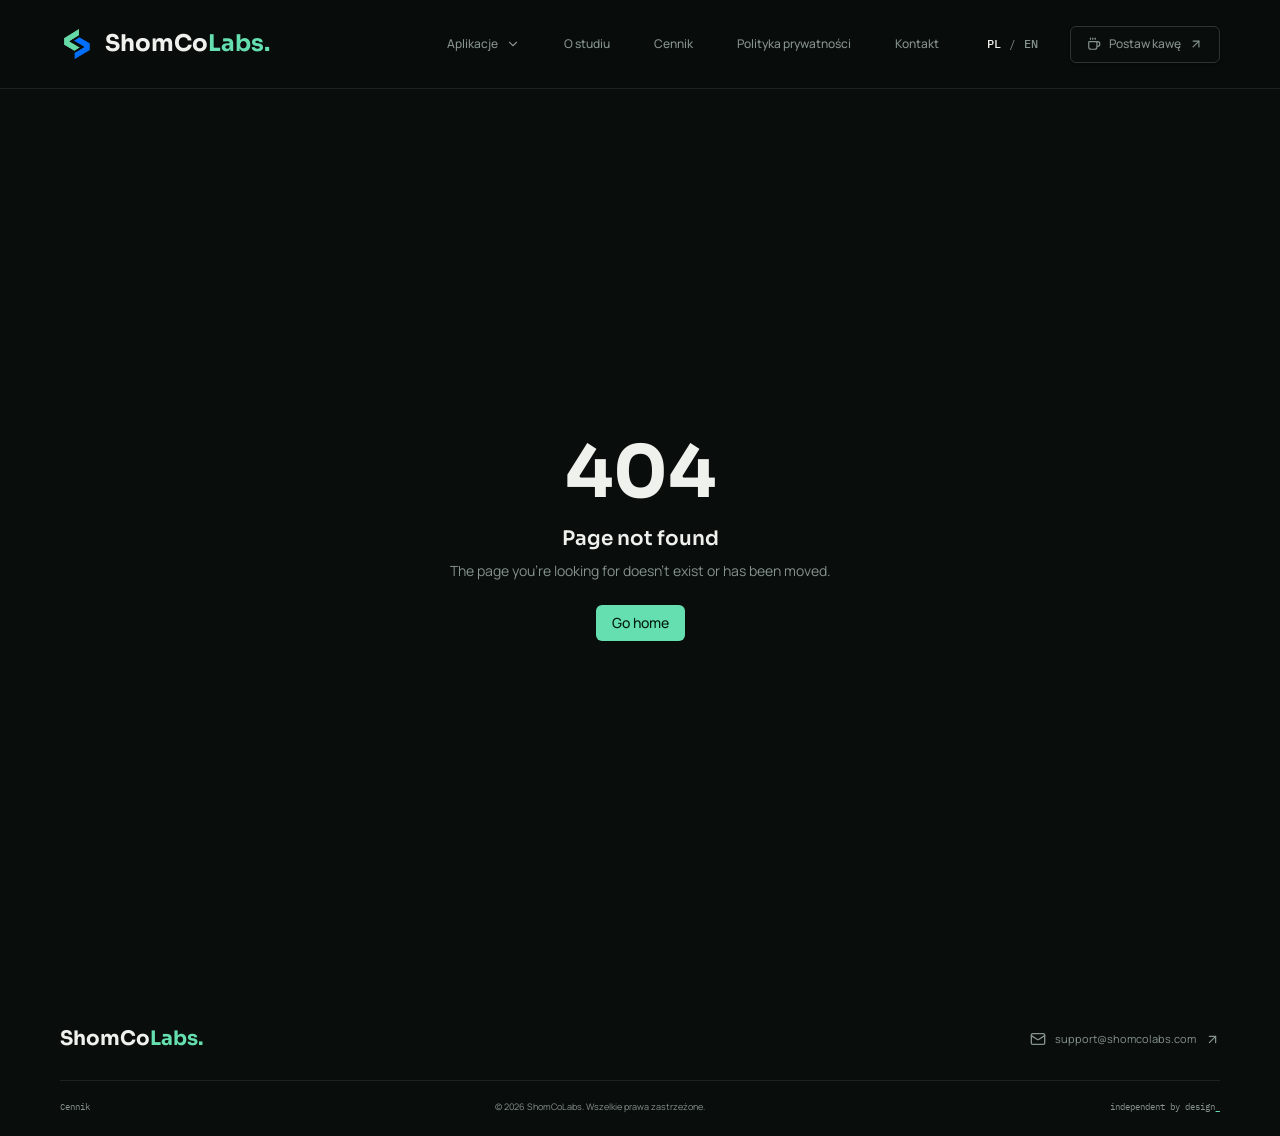
<file: nadplacaj/privacy/index.html>
<!DOCTYPE html><html lang="pl"><head><meta charSet="utf-8"/><meta name="viewport" content="width=device-width, initial-scale=1"/><link rel="preload" as="image" href="/assets/brand-mark-Ce3m4dGQ.png"/><link rel="stylesheet" href="/assets/styles-D2ZASzrV.css" data-precedence="default"/><link rel="stylesheet" href="https://fonts.googleapis.com/css2?family=IBM+Plex+Mono:wght@400;500;600&amp;family=Manrope:wght@400;500;600;700;800&amp;family=Sora:wght@400;500;600;700;800&amp;display=swap" data-precedence="default"/><title>Polityka prywatności — nadpłacaj | ShomCoLabs</title><meta name="author" content="Sebastian Szomko — ShomCoLabs"/><meta name="description" content="Polityka prywatności aplikacji nadpłacaj od ShomCoLabs."/><meta property="og:title" content="Polityka prywatności — nadpłacaj"/><meta property="og:description" content="Polityka prywatności aplikacji nadpłacaj od ShomCoLabs."/><meta property="og:type" content="website"/><meta name="twitter:card" content="summary_large_image"/><link rel="modulepreload" href="/assets/index-DImiY_DD.js"/><link rel="modulepreload" href="/assets/nadplacaj.privacy-C-69Ztva.js"/><link rel="modulepreload" href="/assets/legal-page-CRKzMO4J.js"/><link rel="icon" href="/favicon.png" type="image/png"/><link rel="preconnect" href="https://fonts.googleapis.com"/><link rel="preconnect" href="https://fonts.gstatic.com" crossorigin="anonymous"/></head><body><header class="site-header"><div class="site-container navigation"><a class="brand" href="/"><img src="/assets/brand-mark-Ce3m4dGQ.png" alt="" width="40" height="40"/><span>ShomCo<span class="brand-accent">Labs</span><span class="brand-dot">.</span></span></a><button class="inline-flex items-center justify-center gap-2 whitespace-nowrap rounded-md text-sm font-medium cursor-pointer transition-colors focus-visible:outline-none focus-visible:ring-1 focus-visible:ring-ring disabled:pointer-events-none disabled:opacity-50 disabled:cursor-not-allowed [&amp;_svg]:pointer-events-none [&amp;_svg]:size-4 [&amp;_svg]:shrink-0 hover:bg-accent hover:text-accent-foreground h-9 w-9 mobile-menu" aria-label="Otwórz menu" aria-expanded="false"><svg xmlns="http://www.w3.org/2000/svg" width="24" height="24" viewBox="0 0 24 24" fill="none" stroke="currentColor" stroke-width="2" stroke-linecap="round" stroke-linejoin="round" class="lucide lucide-menu" aria-hidden="true"><path d="M4 5h16"></path><path d="M4 12h16"></path><path d="M4 19h16"></path></svg></button><nav class="nav-items " aria-label="Nawigacja główna"><div class="product-navigation"><button class="inline-flex items-center justify-center gap-2 whitespace-nowrap rounded-md text-sm font-medium cursor-pointer transition-colors focus-visible:outline-none focus-visible:ring-1 focus-visible:ring-ring disabled:pointer-events-none disabled:opacity-50 disabled:cursor-not-allowed [&amp;_svg]:pointer-events-none [&amp;_svg]:size-4 [&amp;_svg]:shrink-0 hover:bg-accent hover:text-accent-foreground h-9 px-4 py-2" aria-expanded="false" aria-controls="product-menu">Aplikacje<svg xmlns="http://www.w3.org/2000/svg" width="24" height="24" viewBox="0 0 24 24" fill="none" stroke="currentColor" stroke-width="2" stroke-linecap="round" stroke-linejoin="round" class="lucide lucide-chevron-down" aria-hidden="true"><path d="m6 9 6 6 6-6"></path></svg></button></div><a href="/#studio" class="inline-flex items-center justify-center gap-2 whitespace-nowrap rounded-md text-sm font-medium cursor-pointer transition-colors focus-visible:outline-none focus-visible:ring-1 focus-visible:ring-ring disabled:pointer-events-none disabled:opacity-50 disabled:cursor-not-allowed [&amp;_svg]:pointer-events-none [&amp;_svg]:size-4 [&amp;_svg]:shrink-0 hover:bg-accent hover:text-accent-foreground h-9 px-4 py-2">O studiu</a><a href="mailto:support@shomcolabs.com" class="inline-flex items-center justify-center gap-2 whitespace-nowrap rounded-md text-sm font-medium cursor-pointer transition-colors focus-visible:outline-none focus-visible:ring-1 focus-visible:ring-ring disabled:pointer-events-none disabled:opacity-50 disabled:cursor-not-allowed [&amp;_svg]:pointer-events-none [&amp;_svg]:size-4 [&amp;_svg]:shrink-0 hover:bg-accent hover:text-accent-foreground h-9 px-4 py-2">Kontakt</a><div class="language-switch" aria-label="Wybierz język"><button class="inline-flex items-center justify-center gap-2 whitespace-nowrap font-medium cursor-pointer transition-colors focus-visible:outline-none focus-visible:ring-1 focus-visible:ring-ring disabled:pointer-events-none disabled:opacity-50 disabled:cursor-not-allowed [&amp;_svg]:pointer-events-none [&amp;_svg]:size-4 [&amp;_svg]:shrink-0 hover:bg-accent hover:text-accent-foreground h-8 rounded-md px-3 text-xs language-active" aria-pressed="true">PL</button><span>/</span><button class="inline-flex items-center justify-center gap-2 whitespace-nowrap font-medium cursor-pointer transition-colors focus-visible:outline-none focus-visible:ring-1 focus-visible:ring-ring disabled:pointer-events-none disabled:opacity-50 disabled:cursor-not-allowed [&amp;_svg]:pointer-events-none [&amp;_svg]:size-4 [&amp;_svg]:shrink-0 hover:bg-accent hover:text-accent-foreground h-8 rounded-md px-3 text-xs" aria-pressed="false">EN</button></div><a href="https://buycoffee.to/shomcolabs" target="_blank" rel="noopener noreferrer" class="inline-flex items-center justify-center gap-2 whitespace-nowrap rounded-md text-sm font-medium cursor-pointer transition-colors focus-visible:outline-none focus-visible:ring-1 focus-visible:ring-ring disabled:pointer-events-none disabled:opacity-50 disabled:cursor-not-allowed [&amp;_svg]:pointer-events-none [&amp;_svg]:size-4 [&amp;_svg]:shrink-0 border border-input bg-background shadow-sm hover:bg-accent hover:text-accent-foreground h-9 px-4 py-2 coffee-nav"><svg xmlns="http://www.w3.org/2000/svg" width="24" height="24" viewBox="0 0 24 24" fill="none" stroke="currentColor" stroke-width="2" stroke-linecap="round" stroke-linejoin="round" class="lucide lucide-coffee" aria-hidden="true"><path d="M10 2v2"></path><path d="M14 2v2"></path><path d="M16 8a1 1 0 0 1 1 1v8a4 4 0 0 1-4 4H7a4 4 0 0 1-4-4V9a1 1 0 0 1 1-1h14a4 4 0 1 1 0 8h-1"></path><path d="M6 2v2"></path></svg>Postaw kawę<svg xmlns="http://www.w3.org/2000/svg" width="24" height="24" viewBox="0 0 24 24" fill="none" stroke="currentColor" stroke-width="2" stroke-linecap="round" stroke-linejoin="round" class="lucide lucide-arrow-up-right" aria-hidden="true"><path d="M7 7h10v10"></path><path d="M7 17 17 7"></path></svg></a></nav></div></header><!--$--><main class="site-container legal-page"><a class="inline-flex items-center justify-center gap-2 whitespace-nowrap rounded-md text-sm font-medium cursor-pointer transition-colors focus-visible:outline-none focus-visible:ring-1 focus-visible:ring-ring disabled:pointer-events-none disabled:opacity-50 disabled:cursor-not-allowed [&amp;_svg]:pointer-events-none [&amp;_svg]:size-4 [&amp;_svg]:shrink-0 text-primary underline-offset-4 hover:underline h-9 px-4 py-2 back-link" href="/"><svg xmlns="http://www.w3.org/2000/svg" width="24" height="24" viewBox="0 0 24 24" fill="none" stroke="currentColor" stroke-width="2" stroke-linecap="round" stroke-linejoin="round" class="lucide lucide-arrow-left" aria-hidden="true"><path d="m12 19-7-7 7-7"></path><path d="M19 12H5"></path></svg>Powrót do ShomCoLabs</a><div class="eyebrow">NADPŁACAJ<!-- --> / <!-- -->DOKUMENTY</div><h1>Polityka prywatności</h1><div class="legal-tabs"><a class="inline-flex items-center justify-center gap-2 whitespace-nowrap rounded-md text-sm font-medium cursor-pointer transition-colors focus-visible:outline-none focus-visible:ring-1 focus-visible:ring-ring disabled:pointer-events-none disabled:opacity-50 disabled:cursor-not-allowed [&amp;_svg]:pointer-events-none [&amp;_svg]:size-4 [&amp;_svg]:shrink-0 bg-secondary text-secondary-foreground shadow-sm hover:bg-secondary/80 h-9 px-4 py-2 active" href="/nadplacaj/privacy" data-status="active" aria-current="page"><svg xmlns="http://www.w3.org/2000/svg" width="24" height="24" viewBox="0 0 24 24" fill="none" stroke="currentColor" stroke-width="2" stroke-linecap="round" stroke-linejoin="round" class="lucide lucide-shield-check" aria-hidden="true"><path d="M20 13c0 5-3.5 7.5-7.66 8.95a1 1 0 0 1-.67-.01C7.5 20.5 4 18 4 13V6a1 1 0 0 1 1-1c2 0 4.5-1.2 6.24-2.72a1.17 1.17 0 0 1 1.52 0C14.51 3.81 17 5 19 5a1 1 0 0 1 1 1z"></path><path d="m9 12 2 2 4-4"></path></svg>Prywatność</a><a class="inline-flex items-center justify-center gap-2 whitespace-nowrap rounded-md text-sm font-medium cursor-pointer transition-colors focus-visible:outline-none focus-visible:ring-1 focus-visible:ring-ring disabled:pointer-events-none disabled:opacity-50 disabled:cursor-not-allowed [&amp;_svg]:pointer-events-none [&amp;_svg]:size-4 [&amp;_svg]:shrink-0 hover:bg-accent hover:text-accent-foreground h-9 px-4 py-2" href="/nadplacaj/terms"><svg xmlns="http://www.w3.org/2000/svg" width="24" height="24" viewBox="0 0 24 24" fill="none" stroke="currentColor" stroke-width="2" stroke-linecap="round" stroke-linejoin="round" class="lucide lucide-file-text" aria-hidden="true"><path d="M6 22a2 2 0 0 1-2-2V4a2 2 0 0 1 2-2h8a2.4 2.4 0 0 1 1.704.706l3.588 3.588A2.4 2.4 0 0 1 20 8v12a2 2 0 0 1-2 2z"></path><path d="M14 2v5a1 1 0 0 0 1 1h5"></path><path d="M10 9H8"></path><path d="M16 13H8"></path><path d="M16 17H8"></path></svg>Warunki użytkowania</a></div><p class="legal-date">Obowiązuje od<!-- --> 20.03.2026</p><article class="legal-document"><div data-lang="pl">
<h3><strong>Polityka prywatności</strong></h3>
<p>Niniejsza polityka prywatności dotyczy aplikacji Nadpłacaj (dalej zwanej „Aplikacją”) na urządzenia mobilne, która została stworzona przez Sebastiana Szomko (dalej zwanego „Usługodawcą”) jako usługa wspierana reklamami. Usługa ta jest świadczona w formie "AS IS".</p>
<h3><strong>Zbieranie i wykorzystywanie informacji</strong></h3>
<p>Aplikacja nie przechowuje danych użytkownika na serwerach Usługodawcy.</p>
<p>Dane finansowe wprowadzane przez użytkownika w Aplikacji, takie jak szczegóły kredytu, wpisy dotyczące spłat oraz kalkulacje nadpłat, są przechowywane lokalnie na urządzeniu użytkownika i nie są przesyłane na serwery Usługodawcy.</p>
<p>Aplikacja może jednak korzystać z usług zewnętrznych, które automatycznie zbierają określone dane techniczne i diagnostyczne podczas pobierania i użytkowania Aplikacji. Informacje te mogą obejmować między innymi:</p>
<ul>
<li>Adres protokołu internetowego urządzenia (np. adres IP)</li>
<li>Informacje o urządzeniu i systemie operacyjnym</li>
<li>Identyfikatory reklamowe</li>
<li>Informacje o sposobie korzystania z Aplikacji, takie jak odwiedzane ekrany, data i godzina wizyty oraz czas korzystania z Aplikacji</li>
<li>Dane diagnostyczne, takie jak raporty o błędach i awariach</li>
</ul>
<p>Aplikacja nie zbiera dokładnych informacji o lokalizacji Twojego urządzenia mobilnego. Aplikacja nie wykorzystuje technologii sztucznej inteligencji (AI) do przetwarzania danych ani świadczenia funkcji.</p>
<h3><strong>Dostęp podmiotów trzecich</strong></h3>
<p>Aplikacja korzysta z usług podmiotów trzecich w celu wyświetlania reklam, analizy korzystania z Aplikacji oraz poprawy jej stabilności i jakości działania. Podmioty te mogą przetwarzać dane zgodnie z własnymi politykami prywatności.</p>
<ul>
<li><a href="https://www.google.com/policies/privacy/" rel="noopener noreferrer" target="_blank">Google Play Services</a></li>
<li><a href="https://support.google.com/admob/answer/6128543?hl=en" rel="noopener noreferrer" target="_blank">AdMob</a></li>
</ul>
<h3><strong>Reklamy</strong></h3>
<p>Aplikacja wyświetla reklamy za pomocą Google AdMob. Reklamy mogą być spersonalizowane lub niespersonalizowane, w zależności od ustawień użytkownika, regionu oraz dostępnych mechanizmów zgody.</p>
<h3><strong>Podstawa i cel przetwarzania</strong></h3>
<p>Dane techniczne i diagnostyczne są wykorzystywane w celu zapewnienia działania Aplikacji, analizy korzystania z niej, poprawy jakości usług oraz wyświetlania reklam. W odpowiednich przypadkach przetwarzanie może opierać się na uzasadnionym interesie Usługodawcy lub na zgodzie użytkownika wymaganej przez obowiązujące przepisy.</p>
<h3><strong>Prawo do rezygnacji (Opt-Out)</strong></h3>
<p>Możesz w każdej chwili zatrzymać dalsze zbieranie danych przez Aplikację poprzez jej odinstalowanie.</p>
<h3><strong>Polityka przechowywania danych</strong></h3>
<p>Dane finansowe wprowadzane przez użytkownika są przechowywane lokalnie na urządzeniu użytkownika, zgodnie z ustawieniami urządzenia i systemu operacyjnego.</p>
<p>Dane zbierane przez zewnętrzne usługi, takie jak Google Play Services, AdMob, Google Analytics for Firebase i Firebase Crashlytics, są przechowywane zgodnie z politykami tych dostawców.</p>
<p>W zależności od ustawień systemu Android część danych aplikacji może być objęta mechanizmami kopii zapasowej systemu.</p>
<h3><strong>Dzieci</strong></h3>
<p>Usługodawca nie wykorzystuje Aplikacji do świadomego zbierania danych ani kierowania działań marketingowych do dzieci poniżej 13 roku życia.</p>
<h3><strong>Bezpieczeństwo</strong></h3>
<p>Usługodawca dokłada rozsądnych starań, aby zapewnić bezpieczeństwo i poufność danych przetwarzanych w ramach Aplikacji.</p>
<h3><strong>Zmiany</strong></h3>
<p>Niniejsza polityka prywatności może być okresowo aktualizowana. Niniejsza wersja obowiązuje od dnia 2026-03-20.</p>
<h3><strong>Kontakt</strong></h3>
<p>Jeśli masz jakiekolwiek pytania dotyczące prywatności podczas korzystania z Aplikacji lub praktyk związanych z danymi, skontaktuj się z Usługodawcą pod adresem email: privacy@shomcolabs.com.</p>
</div></article></main><script>(function(a,f){let l;try{l=JSON.parse(sessionStorage.getItem(a)||"{}")}catch{return}const n=l?.[f||history.state?.__TSR_key];let c=!1;for(const t in n){const e=n[t],o=e?.scrollX,s=e?.scrollY;if(Number.isFinite(o)&&Number.isFinite(s)){if(t==="window")scrollTo(o,s),c=!0;else if(t)try{const r=document.querySelector(t);r&&(r.scrollLeft=o,r.scrollTop=s)}catch{}}}if(c)return;const i=location.hash.slice(1);if(i){const t=history.state?.__hashScrollIntoViewOptions??!0;if(t){const e=document.getElementById(i);e&&e.scrollIntoView(t)}return}scrollTo(0,0)})("tsr-scroll-restoration-v1_3");document.currentScript.remove()</script><!--/$--><footer class="site-footer"><div class="site-container"><div class="footer-top"><a class="brand footer-brand" href="/">ShomCo<span class="brand-accent">Labs</span><span class="brand-dot">.</span></a><a class="contact-link" href="mailto:support@shomcolabs.com"><svg xmlns="http://www.w3.org/2000/svg" width="16" height="16" viewBox="0 0 24 24" fill="none" stroke="currentColor" stroke-width="2" stroke-linecap="round" stroke-linejoin="round" class="lucide lucide-mail" aria-hidden="true"><path d="m22 7-8.991 5.727a2 2 0 0 1-2.009 0L2 7"></path><rect x="2" y="4" width="20" height="16" rx="2"></rect></svg>support@shomcolabs.com<svg xmlns="http://www.w3.org/2000/svg" width="15" height="15" viewBox="0 0 24 24" fill="none" stroke="currentColor" stroke-width="2" stroke-linecap="round" stroke-linejoin="round" class="lucide lucide-arrow-up-right" aria-hidden="true"><path d="M7 7h10v10"></path><path d="M7 17 17 7"></path></svg></a></div><div class="footer-bottom"><span>© 2026 ShomCoLabs. <!-- -->Wszelkie prawa zastrzeżone.</span><span class="mono">independent by design<span class="brand-dot">_</span></span></div></div></footer><script data-tsr-stream-part="">(self.$R=self.$R||{})["tsr"]=[];self.$_TSR={h(){this.hydrated=!0,this.c()},e(){this.streamEnded=!0,this.c()},c(){this.hydrated&&this.streamEnded&&(delete self.$_TSR,delete self.$R.tsr)},p(e){this.initialized?e():this.buffer.push(e)},buffer:[]};$_TSR.router=($R=>$R[0]={manifest:$R[1]={routes:$R[2]={__root__:$R[3]={preloads:$R[4]=["/assets/index-DImiY_DD.js"],scripts:$R[5]=[$R[6]={attrs:$R[7]={type:"module",async:!0,src:"/assets/index-DImiY_DD.js"}}]},"/nadplacaj/privacy":$R[8]={preloads:$R[9]=["/assets/nadplacaj.privacy-C-69Ztva.js","/assets/legal-page-CRKzMO4J.js"]}}},matches:$R[10]=[$R[11]={i:"__root__ ",u:1792007338297,s:"success",ssr:!0},$R[12]={i:" nadplacaj privacy nadplacaj privacy",u:1792007338297,s:"success",ssr:!0}]})($R["tsr"]);$_TSR.e();{let s=document.currentScript,p;while((p=s.previousElementSibling)&&p.hasAttribute('data-tsr-stream-part'))p.remove();s.remove()}</script><script type="module" async="" src="/assets/index-DImiY_DD.js"></script><script>document.currentScript.remove();/*$tsr-stream-boundary*/</script></body></html>
</file>
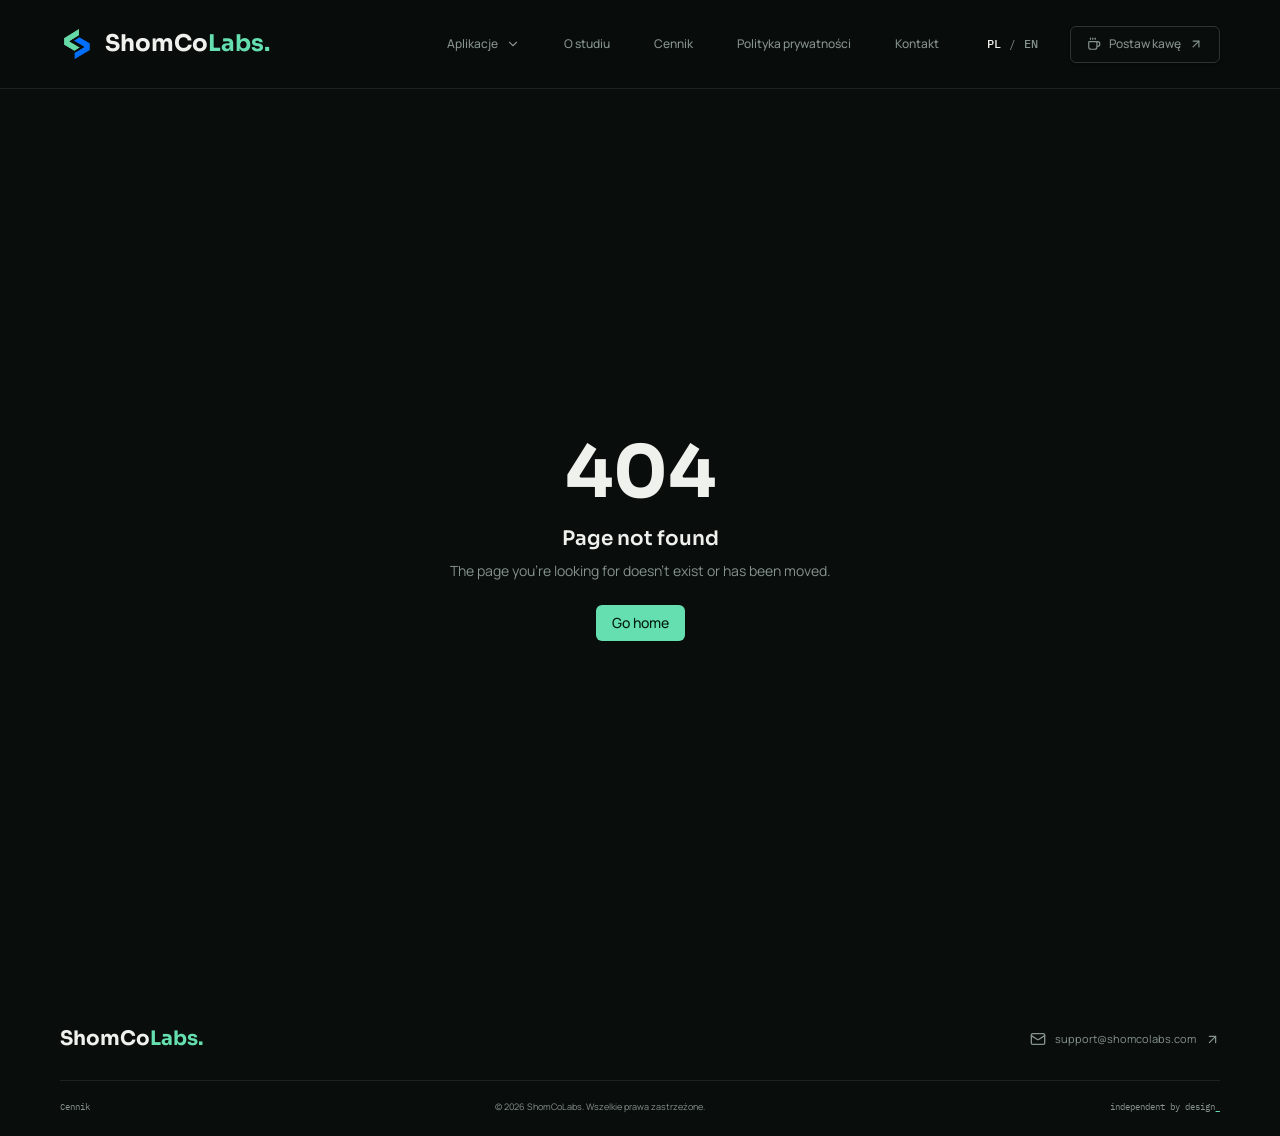
<file: nadplacaj/terms/index.html>
<!DOCTYPE html><html lang="pl"><head><meta charSet="utf-8"/><meta name="viewport" content="width=device-width, initial-scale=1"/><link rel="preload" as="image" href="/assets/brand-mark-Ce3m4dGQ.png"/><link rel="stylesheet" href="/assets/styles-D2ZASzrV.css" data-precedence="default"/><link rel="stylesheet" href="https://fonts.googleapis.com/css2?family=IBM+Plex+Mono:wght@400;500;600&amp;family=Manrope:wght@400;500;600;700;800&amp;family=Sora:wght@400;500;600;700;800&amp;display=swap" data-precedence="default"/><title>Warunki użytkowania — nadpłacaj | ShomCoLabs</title><meta name="author" content="Sebastian Szomko — ShomCoLabs"/><meta name="description" content="Warunki użytkowania aplikacji nadpłacaj od ShomCoLabs."/><meta property="og:title" content="Warunki użytkowania — nadpłacaj"/><meta property="og:description" content="Warunki użytkowania aplikacji nadpłacaj od ShomCoLabs."/><meta property="og:type" content="website"/><meta name="twitter:card" content="summary_large_image"/><link rel="modulepreload" href="/assets/index-DImiY_DD.js"/><link rel="modulepreload" href="/assets/nadplacaj.terms-BD9Vb7Ut.js"/><link rel="modulepreload" href="/assets/legal-page-CRKzMO4J.js"/><link rel="icon" href="/favicon.png" type="image/png"/><link rel="preconnect" href="https://fonts.googleapis.com"/><link rel="preconnect" href="https://fonts.gstatic.com" crossorigin="anonymous"/></head><body><header class="site-header"><div class="site-container navigation"><a class="brand" href="/"><img src="/assets/brand-mark-Ce3m4dGQ.png" alt="" width="40" height="40"/><span>ShomCo<span class="brand-accent">Labs</span><span class="brand-dot">.</span></span></a><button class="inline-flex items-center justify-center gap-2 whitespace-nowrap rounded-md text-sm font-medium cursor-pointer transition-colors focus-visible:outline-none focus-visible:ring-1 focus-visible:ring-ring disabled:pointer-events-none disabled:opacity-50 disabled:cursor-not-allowed [&amp;_svg]:pointer-events-none [&amp;_svg]:size-4 [&amp;_svg]:shrink-0 hover:bg-accent hover:text-accent-foreground h-9 w-9 mobile-menu" aria-label="Otwórz menu" aria-expanded="false"><svg xmlns="http://www.w3.org/2000/svg" width="24" height="24" viewBox="0 0 24 24" fill="none" stroke="currentColor" stroke-width="2" stroke-linecap="round" stroke-linejoin="round" class="lucide lucide-menu" aria-hidden="true"><path d="M4 5h16"></path><path d="M4 12h16"></path><path d="M4 19h16"></path></svg></button><nav class="nav-items " aria-label="Nawigacja główna"><div class="product-navigation"><button class="inline-flex items-center justify-center gap-2 whitespace-nowrap rounded-md text-sm font-medium cursor-pointer transition-colors focus-visible:outline-none focus-visible:ring-1 focus-visible:ring-ring disabled:pointer-events-none disabled:opacity-50 disabled:cursor-not-allowed [&amp;_svg]:pointer-events-none [&amp;_svg]:size-4 [&amp;_svg]:shrink-0 hover:bg-accent hover:text-accent-foreground h-9 px-4 py-2" aria-expanded="false" aria-controls="product-menu">Aplikacje<svg xmlns="http://www.w3.org/2000/svg" width="24" height="24" viewBox="0 0 24 24" fill="none" stroke="currentColor" stroke-width="2" stroke-linecap="round" stroke-linejoin="round" class="lucide lucide-chevron-down" aria-hidden="true"><path d="m6 9 6 6 6-6"></path></svg></button></div><a href="/#studio" class="inline-flex items-center justify-center gap-2 whitespace-nowrap rounded-md text-sm font-medium cursor-pointer transition-colors focus-visible:outline-none focus-visible:ring-1 focus-visible:ring-ring disabled:pointer-events-none disabled:opacity-50 disabled:cursor-not-allowed [&amp;_svg]:pointer-events-none [&amp;_svg]:size-4 [&amp;_svg]:shrink-0 hover:bg-accent hover:text-accent-foreground h-9 px-4 py-2">O studiu</a><a href="mailto:support@shomcolabs.com" class="inline-flex items-center justify-center gap-2 whitespace-nowrap rounded-md text-sm font-medium cursor-pointer transition-colors focus-visible:outline-none focus-visible:ring-1 focus-visible:ring-ring disabled:pointer-events-none disabled:opacity-50 disabled:cursor-not-allowed [&amp;_svg]:pointer-events-none [&amp;_svg]:size-4 [&amp;_svg]:shrink-0 hover:bg-accent hover:text-accent-foreground h-9 px-4 py-2">Kontakt</a><div class="language-switch" aria-label="Wybierz język"><button class="inline-flex items-center justify-center gap-2 whitespace-nowrap font-medium cursor-pointer transition-colors focus-visible:outline-none focus-visible:ring-1 focus-visible:ring-ring disabled:pointer-events-none disabled:opacity-50 disabled:cursor-not-allowed [&amp;_svg]:pointer-events-none [&amp;_svg]:size-4 [&amp;_svg]:shrink-0 hover:bg-accent hover:text-accent-foreground h-8 rounded-md px-3 text-xs language-active" aria-pressed="true">PL</button><span>/</span><button class="inline-flex items-center justify-center gap-2 whitespace-nowrap font-medium cursor-pointer transition-colors focus-visible:outline-none focus-visible:ring-1 focus-visible:ring-ring disabled:pointer-events-none disabled:opacity-50 disabled:cursor-not-allowed [&amp;_svg]:pointer-events-none [&amp;_svg]:size-4 [&amp;_svg]:shrink-0 hover:bg-accent hover:text-accent-foreground h-8 rounded-md px-3 text-xs" aria-pressed="false">EN</button></div><a href="https://buycoffee.to/shomcolabs" target="_blank" rel="noopener noreferrer" class="inline-flex items-center justify-center gap-2 whitespace-nowrap rounded-md text-sm font-medium cursor-pointer transition-colors focus-visible:outline-none focus-visible:ring-1 focus-visible:ring-ring disabled:pointer-events-none disabled:opacity-50 disabled:cursor-not-allowed [&amp;_svg]:pointer-events-none [&amp;_svg]:size-4 [&amp;_svg]:shrink-0 border border-input bg-background shadow-sm hover:bg-accent hover:text-accent-foreground h-9 px-4 py-2 coffee-nav"><svg xmlns="http://www.w3.org/2000/svg" width="24" height="24" viewBox="0 0 24 24" fill="none" stroke="currentColor" stroke-width="2" stroke-linecap="round" stroke-linejoin="round" class="lucide lucide-coffee" aria-hidden="true"><path d="M10 2v2"></path><path d="M14 2v2"></path><path d="M16 8a1 1 0 0 1 1 1v8a4 4 0 0 1-4 4H7a4 4 0 0 1-4-4V9a1 1 0 0 1 1-1h14a4 4 0 1 1 0 8h-1"></path><path d="M6 2v2"></path></svg>Postaw kawę<svg xmlns="http://www.w3.org/2000/svg" width="24" height="24" viewBox="0 0 24 24" fill="none" stroke="currentColor" stroke-width="2" stroke-linecap="round" stroke-linejoin="round" class="lucide lucide-arrow-up-right" aria-hidden="true"><path d="M7 7h10v10"></path><path d="M7 17 17 7"></path></svg></a></nav></div></header><!--$--><main class="site-container legal-page"><a class="inline-flex items-center justify-center gap-2 whitespace-nowrap rounded-md text-sm font-medium cursor-pointer transition-colors focus-visible:outline-none focus-visible:ring-1 focus-visible:ring-ring disabled:pointer-events-none disabled:opacity-50 disabled:cursor-not-allowed [&amp;_svg]:pointer-events-none [&amp;_svg]:size-4 [&amp;_svg]:shrink-0 text-primary underline-offset-4 hover:underline h-9 px-4 py-2 back-link" href="/"><svg xmlns="http://www.w3.org/2000/svg" width="24" height="24" viewBox="0 0 24 24" fill="none" stroke="currentColor" stroke-width="2" stroke-linecap="round" stroke-linejoin="round" class="lucide lucide-arrow-left" aria-hidden="true"><path d="m12 19-7-7 7-7"></path><path d="M19 12H5"></path></svg>Powrót do ShomCoLabs</a><div class="eyebrow">NADPŁACAJ<!-- --> / <!-- -->DOKUMENTY</div><h1>Warunki użytkowania</h1><div class="legal-tabs"><a class="inline-flex items-center justify-center gap-2 whitespace-nowrap rounded-md text-sm font-medium cursor-pointer transition-colors focus-visible:outline-none focus-visible:ring-1 focus-visible:ring-ring disabled:pointer-events-none disabled:opacity-50 disabled:cursor-not-allowed [&amp;_svg]:pointer-events-none [&amp;_svg]:size-4 [&amp;_svg]:shrink-0 hover:bg-accent hover:text-accent-foreground h-9 px-4 py-2" href="/nadplacaj/privacy"><svg xmlns="http://www.w3.org/2000/svg" width="24" height="24" viewBox="0 0 24 24" fill="none" stroke="currentColor" stroke-width="2" stroke-linecap="round" stroke-linejoin="round" class="lucide lucide-shield-check" aria-hidden="true"><path d="M20 13c0 5-3.5 7.5-7.66 8.95a1 1 0 0 1-.67-.01C7.5 20.5 4 18 4 13V6a1 1 0 0 1 1-1c2 0 4.5-1.2 6.24-2.72a1.17 1.17 0 0 1 1.52 0C14.51 3.81 17 5 19 5a1 1 0 0 1 1 1z"></path><path d="m9 12 2 2 4-4"></path></svg>Prywatność</a><a class="inline-flex items-center justify-center gap-2 whitespace-nowrap rounded-md text-sm font-medium cursor-pointer transition-colors focus-visible:outline-none focus-visible:ring-1 focus-visible:ring-ring disabled:pointer-events-none disabled:opacity-50 disabled:cursor-not-allowed [&amp;_svg]:pointer-events-none [&amp;_svg]:size-4 [&amp;_svg]:shrink-0 bg-secondary text-secondary-foreground shadow-sm hover:bg-secondary/80 h-9 px-4 py-2 active" href="/nadplacaj/terms" data-status="active" aria-current="page"><svg xmlns="http://www.w3.org/2000/svg" width="24" height="24" viewBox="0 0 24 24" fill="none" stroke="currentColor" stroke-width="2" stroke-linecap="round" stroke-linejoin="round" class="lucide lucide-file-text" aria-hidden="true"><path d="M6 22a2 2 0 0 1-2-2V4a2 2 0 0 1 2-2h8a2.4 2.4 0 0 1 1.704.706l3.588 3.588A2.4 2.4 0 0 1 20 8v12a2 2 0 0 1-2 2z"></path><path d="M14 2v5a1 1 0 0 0 1 1h5"></path><path d="M10 9H8"></path><path d="M16 13H8"></path><path d="M16 17H8"></path></svg>Warunki użytkowania</a></div><p class="legal-date">Obowiązuje od<!-- --> 20.03.2026</p><article class="legal-document"><div data-lang="pl">
<h3><strong>1. Informacje ogólne</strong></h3>
<p>Niniejsze warunki użytkowania dotyczą aplikacji Nadpłacaj (dalej zwanej „Aplikacją”) na urządzenia mobilne, która została stworzona przez Sebastiana Szomko (dalej zwanego „Usługodawcą”) jako usługa wspierana reklamami.</p>
<h3><strong>2. Akceptacja warunków</strong></h3>
<p>Pobierając lub korzystając z Aplikacji, automatycznie zgadzasz się na poniższe warunki.</p>
<h3><strong>3. Charakter aplikacji</strong></h3>
<p>Aplikacja ma charakter informacyjny i edukacyjny. Nie stanowi porady finansowej, rekomendacji inwestycyjnej ani oferty kredytowej. Użytkownik korzysta z wyników kalkulacji i informacji prezentowanych w Aplikacji na własną odpowiedzialność.</p>
<h3><strong>4. Dokładność danych</strong></h3>
<p>Usługodawca dokłada wszelkich starań, aby Aplikacja była jak najbardziej użyteczna i efektywna, jednak nie gwarantuje, że wszystkie obliczenia, prognozy lub prezentowane informacje będą całkowicie zgodne z rzeczywistymi harmonogramami bankowymi, warunkami umów kredytowych lub indywidualnymi wyliczeniami instytucji finansowych.</p>
<h3><strong>5. Odpowiedzialność</strong></h3>
<p>Usługodawca nie ponosi odpowiedzialności za decyzje finansowe podjęte na podstawie danych, symulacji lub wyników prezentowanych przez Aplikację, ani za jakiekolwiek szkody pośrednie, bezpośrednie lub finansowe wynikające z korzystania z Aplikacji.</p>
<h3><strong>6. Własność intelektualna</strong></h3>
<p>Nieautoryzowane kopiowanie, modyfikowanie Aplikacji, jakiejkolwiek jej części lub naszych znaków towarowych jest surowo zabronione.</p>
<h3><strong>7. Zmiany i opłaty</strong></h3>
<p>Usługodawca zastrzega sobie prawo do wprowadzania zmian w Aplikacji, jej funkcjonalnościach, modelu działania lub pobierania opłat za wybrane usługi w dowolnym czasie i z dowolnego powodu.</p>
<h3><strong>8. Usługi zewnętrzne</strong></h3>
<p>Należy pamiętać, że Aplikacja korzysta z usług podmiotów trzecich, które posiadają własne warunki użytkowania.</p>
<ul>
<li><a href="https://policies.google.com/terms" target="_blank">Google Play Services</a></li>
<li><a href="https://developers.google.com/admob/terms" target="_blank">AdMob</a></li>
</ul>
<h3><strong>9. Dostępność aplikacji</strong></h3>
<p>Aplikacja jest dostarczana w formie „AS IS”. Usługodawca nie gwarantuje nieprzerwanej dostępności, pełnej zgodności z każdym urządzeniem ani braku błędów.</p>
<h3><strong>10. Aktualizacje</strong></h3>
<p>Usługodawca może w przyszłości aktualizować Aplikację. Może być wymagane instalowanie aktualizacji w celu dalszego korzystania z Aplikacji.</p>
<h3><strong>11. Zmiany warunków</strong></h3>
<p>Niniejsze warunki mogą być okresowo aktualizowane. Niniejsza wersja obowiązuje od dnia 2026-03-20.</p>
<h3><strong>12. Kontakt</strong></h3>
<p>W przypadku pytań lub sugestii prosimy o kontakt: privacy@shomcolabs.com</p>
</div></article></main><script>(function(a,f){let l;try{l=JSON.parse(sessionStorage.getItem(a)||"{}")}catch{return}const n=l?.[f||history.state?.__TSR_key];let c=!1;for(const t in n){const e=n[t],o=e?.scrollX,s=e?.scrollY;if(Number.isFinite(o)&&Number.isFinite(s)){if(t==="window")scrollTo(o,s),c=!0;else if(t)try{const r=document.querySelector(t);r&&(r.scrollLeft=o,r.scrollTop=s)}catch{}}}if(c)return;const i=location.hash.slice(1);if(i){const t=history.state?.__hashScrollIntoViewOptions??!0;if(t){const e=document.getElementById(i);e&&e.scrollIntoView(t)}return}scrollTo(0,0)})("tsr-scroll-restoration-v1_3");document.currentScript.remove()</script><!--/$--><footer class="site-footer"><div class="site-container"><div class="footer-top"><a class="brand footer-brand" href="/">ShomCo<span class="brand-accent">Labs</span><span class="brand-dot">.</span></a><a class="contact-link" href="mailto:support@shomcolabs.com"><svg xmlns="http://www.w3.org/2000/svg" width="16" height="16" viewBox="0 0 24 24" fill="none" stroke="currentColor" stroke-width="2" stroke-linecap="round" stroke-linejoin="round" class="lucide lucide-mail" aria-hidden="true"><path d="m22 7-8.991 5.727a2 2 0 0 1-2.009 0L2 7"></path><rect x="2" y="4" width="20" height="16" rx="2"></rect></svg>support@shomcolabs.com<svg xmlns="http://www.w3.org/2000/svg" width="15" height="15" viewBox="0 0 24 24" fill="none" stroke="currentColor" stroke-width="2" stroke-linecap="round" stroke-linejoin="round" class="lucide lucide-arrow-up-right" aria-hidden="true"><path d="M7 7h10v10"></path><path d="M7 17 17 7"></path></svg></a></div><div class="footer-bottom"><span>© 2026 ShomCoLabs. <!-- -->Wszelkie prawa zastrzeżone.</span><span class="mono">independent by design<span class="brand-dot">_</span></span></div></div></footer><script data-tsr-stream-part="">(self.$R=self.$R||{})["tsr"]=[];self.$_TSR={h(){this.hydrated=!0,this.c()},e(){this.streamEnded=!0,this.c()},c(){this.hydrated&&this.streamEnded&&(delete self.$_TSR,delete self.$R.tsr)},p(e){this.initialized?e():this.buffer.push(e)},buffer:[]};$_TSR.router=($R=>$R[0]={manifest:$R[1]={routes:$R[2]={__root__:$R[3]={preloads:$R[4]=["/assets/index-DImiY_DD.js"],scripts:$R[5]=[$R[6]={attrs:$R[7]={type:"module",async:!0,src:"/assets/index-DImiY_DD.js"}}]},"/nadplacaj/terms":$R[8]={preloads:$R[9]=["/assets/nadplacaj.terms-BD9Vb7Ut.js","/assets/legal-page-CRKzMO4J.js"]}}},matches:$R[10]=[$R[11]={i:"__root__ ",u:1792007338332,s:"success",ssr:!0},$R[12]={i:" nadplacaj terms nadplacaj terms",u:1792007338332,s:"success",ssr:!0}]})($R["tsr"]);$_TSR.e();{let s=document.currentScript,p;while((p=s.previousElementSibling)&&p.hasAttribute('data-tsr-stream-part'))p.remove();s.remove()}</script><script type="module" async="" src="/assets/index-DImiY_DD.js"></script><script>document.currentScript.remove();/*$tsr-stream-boundary*/</script></body></html>
</file>
